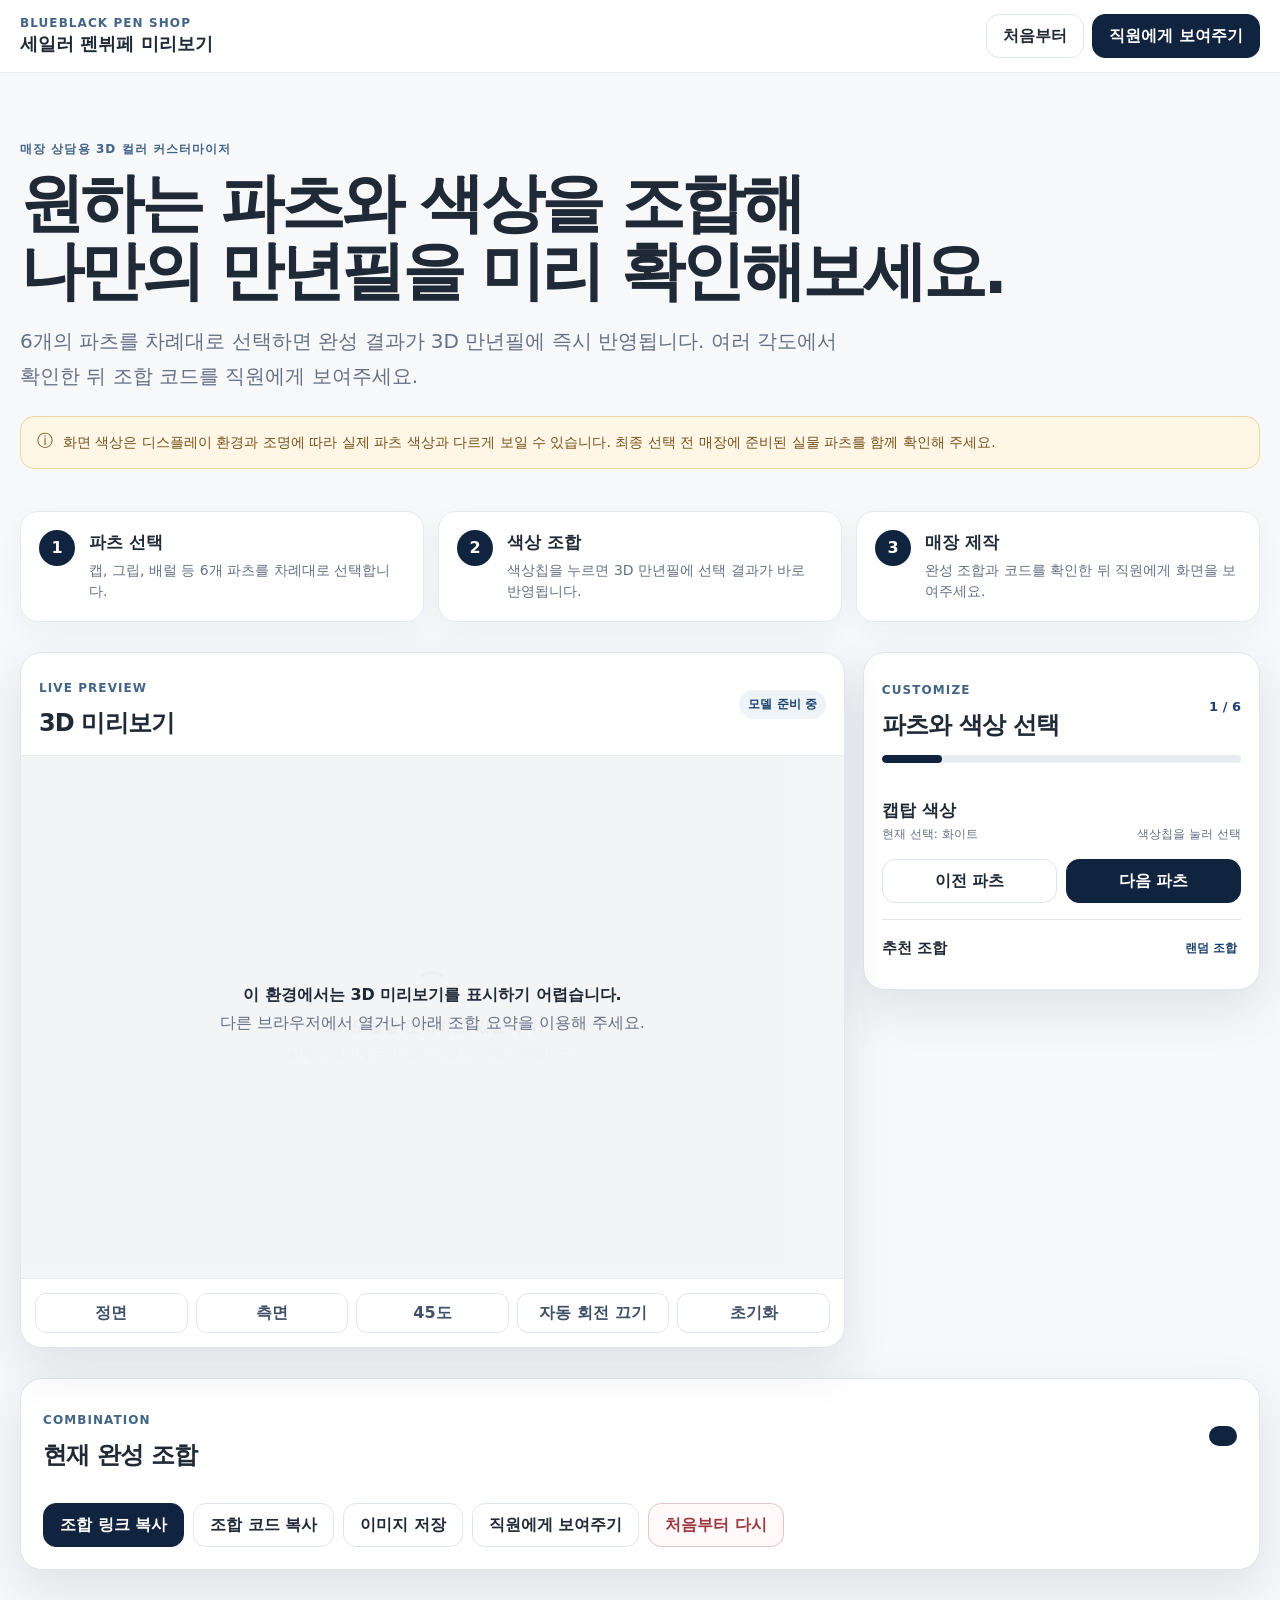
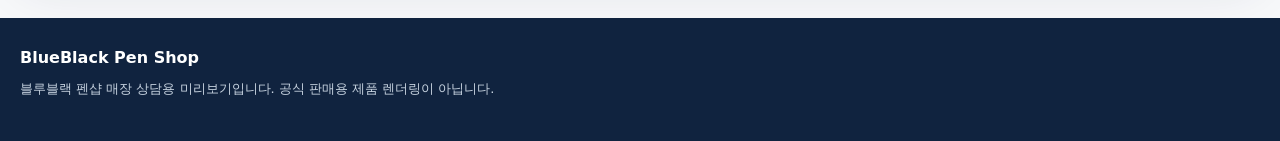
<file: pen-buffet-preview/index.html>
<!doctype html>
<html lang="ko">
<head>
  <meta charset="utf-8" />
  <meta name="viewport" content="width=device-width, initial-scale=1, viewport-fit=cover" />
  <meta name="theme-color" content="#10233f" />
  <meta name="description" content="블루블랙 펜샵 매장 상담용 세일러 펜뷔페 3D 색상 조합 미리보기" />
  <title>블루블랙 펜샵 세일러 펜뷔페 미리보기</title>
  <link rel="stylesheet" href="./style.css?v=20260620-v2" />
</head>
<body>
  <a class="skip-link" href="#customizer">커스터마이저로 바로가기</a>

  <header class="site-header">
    <div class="shell header-inner">
      <div class="brand-lockup" aria-label="BlueBlack Pen Shop">
        <span class="brand-en">BlueBlack Pen Shop</span>
        <strong>세일러 펜뷔페 미리보기</strong>
      </div>
      <div class="header-actions">
        <button class="button button-ghost header-reset" id="resetHeader" type="button">처음부터</button>
        <button class="button button-primary" id="staffHeader" type="button">직원에게 보여주기</button>
      </div>
    </div>
  </header>

  <main>
    <section class="hero shell" aria-labelledby="hero-title">
      <p class="eyebrow">매장 상담용 3D 컬러 커스터마이저</p>
      <h1 id="hero-title">원하는 파츠와 색상을 조합해<br />나만의 만년필을 미리 확인해보세요.</h1>
      <p class="hero-copy">6개의 파츠를 차례대로 선택하면 완성 결과가 3D 만년필에 즉시 반영됩니다. 여러 각도에서 확인한 뒤 조합 코드를 직원에게 보여주세요.</p>
      <div class="color-notice" role="note">
        <span aria-hidden="true">ⓘ</span>
        <p>화면 색상은 디스플레이 환경과 조명에 따라 실제 파츠 색상과 다르게 보일 수 있습니다. 최종 선택 전 매장에 준비된 실물 파츠를 함께 확인해 주세요.</p>
      </div>
    </section>

    <section class="guide shell" aria-label="펜뷔페 이용 방법">
      <article class="guide-card"><span>1</span><div><h2>파츠 선택</h2><p>캡, 그립, 배럴 등 6개 파츠를 차례대로 선택합니다.</p></div></article>
      <article class="guide-card"><span>2</span><div><h2>색상 조합</h2><p>색상칩을 누르면 3D 만년필에 선택 결과가 바로 반영됩니다.</p></div></article>
      <article class="guide-card"><span>3</span><div><h2>매장 제작</h2><p>완성 조합과 코드를 확인한 뒤 직원에게 화면을 보여주세요.</p></div></article>
    </section>

    <section class="customizer shell" id="customizer" aria-label="만년필 3D 커스터마이저">
      <article class="viewer-card">
        <div class="viewer-heading">
          <div><p class="section-kicker">LIVE PREVIEW</p><h2>3D 미리보기</h2></div>
          <div class="model-status" id="modelStatus" role="status">모델 준비 중</div>
        </div>
        <div class="viewer-stage" id="viewerStage">
          <div id="canvasHost" aria-label="3D 만년필 미리보기"></div>
          <div class="viewer-loading" id="viewerLoading" role="status">
            <span class="spinner" aria-hidden="true"></span>
            <strong>3D 모델을 준비하고 있습니다.</strong>
            <small>실제 모델이 없으면 임시 모델로 자동 전환됩니다.</small>
          </div>
          <div class="viewer-error" id="viewerError" hidden>
            <strong>이 환경에서는 3D 미리보기를 표시하기 어렵습니다.</strong>
            <p>다른 브라우저에서 열거나 아래 조합 요약을 이용해 주세요.</p>
          </div>
          <p class="viewer-hint">드래그하여 회전 · 두 손가락으로 확대/축소</p>
        </div>
        <div class="viewer-controls" aria-label="3D 보기 조작">
          <button type="button" data-view="front">정면</button>
          <button type="button" data-view="side">측면</button>
          <button type="button" data-view="angle">45도</button>
          <button type="button" id="toggleRotate" aria-pressed="true">자동 회전 끄기</button>
          <button type="button" data-view="reset">초기화</button>
        </div>
      </article>

      <aside class="selector-card" aria-label="파츠 및 색상 선택">
        <div class="selector-heading">
          <div><p class="section-kicker">CUSTOMIZE</p><h2>파츠와 색상 선택</h2></div>
          <strong id="progressText">1 / 6</strong>
        </div>
        <div class="progress-track" aria-hidden="true"><span id="progressBar"></span></div>

        <div class="part-tabs" id="partTabs" role="tablist" aria-label="색상을 변경할 파츠"></div>

        <div class="color-heading">
          <div><h3 id="colorHeading">캡탑 색상</h3><p id="selectedColorLabel">현재 선택: 화이트</p></div>
          <span>색상칩을 눌러 선택</span>
        </div>
        <div class="color-groups" id="colorGroups"></div>

        <div class="part-navigation">
          <button class="button button-ghost" id="previousPart" type="button">이전 파츠</button>
          <button class="button button-primary" id="nextPart" type="button">다음 파츠</button>
        </div>

        <section class="presets" aria-labelledby="preset-title">
          <div class="preset-heading"><h3 id="preset-title">추천 조합</h3><button class="text-button" id="randomPreset" type="button">랜덤 조합</button></div>
          <div class="preset-grid" id="presetGrid"></div>
        </section>
      </aside>
    </section>

    <section class="result shell" aria-labelledby="result-title">
      <div class="result-heading">
        <div><p class="section-kicker">COMBINATION</p><h2 id="result-title">현재 완성 조합</h2></div>
        <div class="combination-code" id="combinationCode"></div>
      </div>
      <div class="summary-grid" id="summaryGrid"></div>
      <div class="result-actions">
        <button class="button button-primary" id="copyLink" type="button">조합 링크 복사</button>
        <button class="button button-ghost" id="copyCode" type="button">조합 코드 복사</button>
        <button class="button button-ghost" id="saveImage" type="button">이미지 저장</button>
        <button class="button button-ghost" id="staffResult" type="button">직원에게 보여주기</button>
        <button class="button button-danger" id="resetResult" type="button">처음부터 다시</button>
      </div>
    </section>
  </main>

  <div class="mobile-action-bar" aria-label="빠른 작업">
    <button class="button button-ghost" id="mobileCopy" type="button">링크 복사</button>
    <button class="button button-primary" id="mobileStaff" type="button">직원 보기</button>
  </div>

  <footer class="site-footer">
    <div class="shell"><strong>BlueBlack Pen Shop</strong><p>블루블랙 펜샵 매장 상담용 미리보기입니다. 공식 판매용 제품 렌더링이 아닙니다.</p></div>
  </footer>

  <div class="toast" id="toast" role="status" aria-live="polite"></div>

  <section class="staff-view" id="staffView" aria-label="직원에게 보여주기 모드" hidden>
    <div class="staff-shell">
      <header class="staff-header">
        <div><p class="eyebrow">BlueBlack Pen Shop</p><h2>완성 조합 확인</h2></div>
        <button class="button button-ghost" id="closeStaff" type="button">커스터마이징으로 돌아가기</button>
      </header>
      <div class="staff-layout">
        <div class="staff-preview" id="staffPreview"><img id="staffPreviewImage" alt="완성된 만년필 3D 미리보기" /></div>
        <div class="staff-info"><div class="staff-code" id="staffCode"></div><div class="staff-list" id="staffList"></div></div>
      </div>
      <p class="staff-notice">화면과 실제 파츠의 색상은 다르게 보일 수 있으므로 매장 실물을 함께 확인해 주세요.</p>
    </div>
  </section>

  <script type="module" src="./app.js?v=20260620-v2"></script>
</body>
</html>
</file>
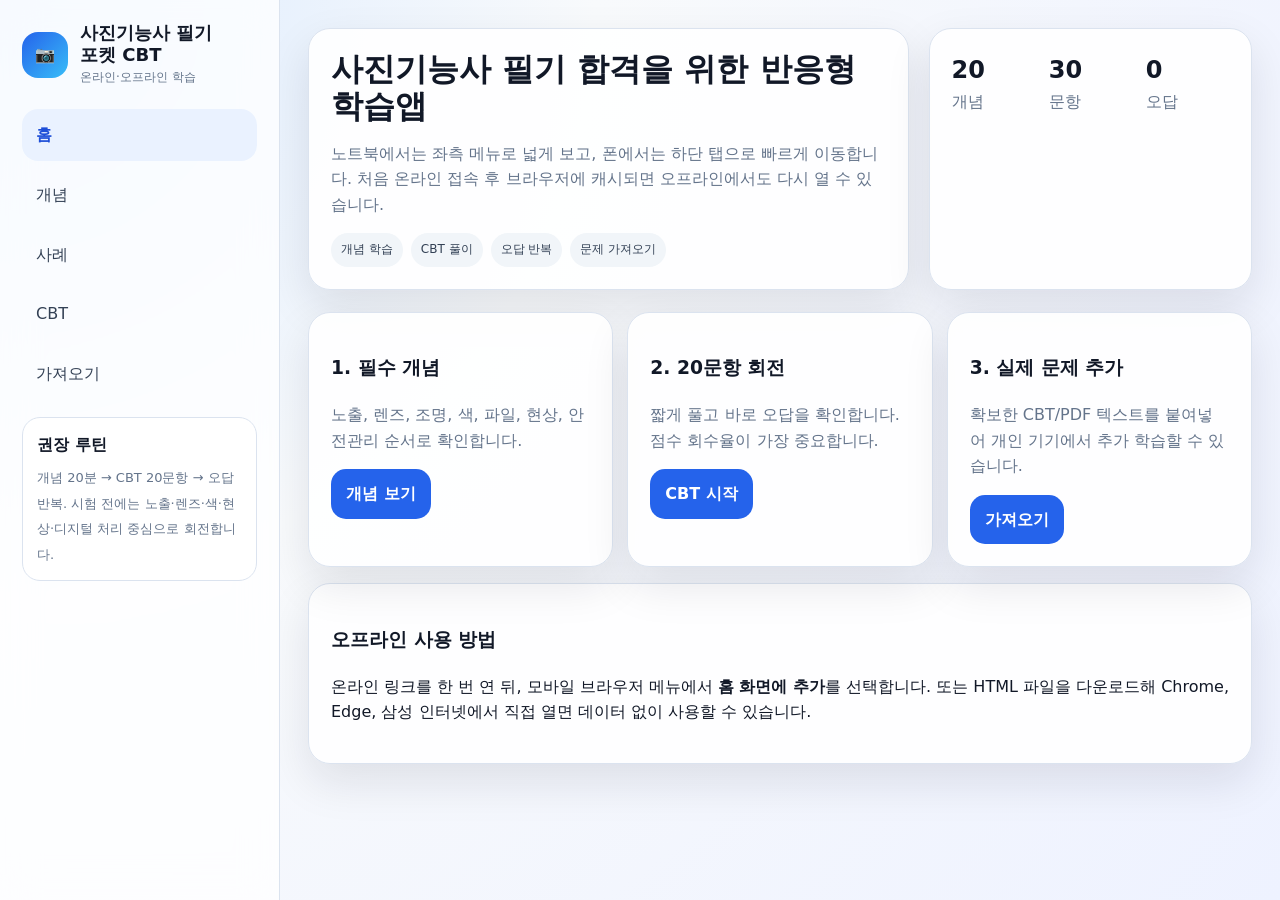
<file: photo-cbt-pocket/index.html>
<!doctype html>
<html lang="ko">
<head>
<meta charset="utf-8" />
<meta name="viewport" content="width=device-width, initial-scale=1, viewport-fit=cover" />
<meta name="theme-color" content="#2563eb" />
<link rel="manifest" href="manifest.webmanifest" />
<title>사진기능사 필기 포켓 CBT</title>
<style>
:root{--bg:#eef2f7;--card:#fff;--text:#111827;--muted:#64748b;--line:#dbe3ef;--brand:#2563eb;--brand2:#0f172a;--ok:#16a34a;--bad:#dc2626;--warn:#f97316;--soft:#eff6ff;--shadow:0 18px 45px rgba(15,23,42,.10);--r:22px}*{box-sizing:border-box}html{scroll-behavior:smooth}body{margin:0;background:radial-gradient(circle at top left,#dbeafe 0,#f8fafc 38%,#eef2ff 100%);color:var(--text);font-family:system-ui,-apple-system,BlinkMacSystemFont,"Segoe UI",sans-serif;line-height:1.6}button,input,select,textarea{font:inherit}.app{min-height:100vh;display:grid;grid-template-columns:280px 1fr}.side{position:sticky;top:0;height:100vh;padding:22px;background:rgba(255,255,255,.76);backdrop-filter:blur(18px);border-right:1px solid var(--line);overflow:auto}.brand{display:flex;gap:12px;align-items:center;margin-bottom:22px}.logo{width:46px;height:46px;border-radius:16px;background:linear-gradient(135deg,#2563eb,#38bdf8);display:grid;place-items:center;color:#fff;font-weight:900}.brand h1{font-size:18px;line-height:1.2;margin:0}.brand p{margin:3px 0 0;color:var(--muted);font-size:12px}.nav{display:grid;gap:8px}.nav button{border:0;background:transparent;text-align:left;padding:13px 14px;border-radius:16px;cursor:pointer;color:#334155}.nav button.active,.nav button:hover{background:#eaf2ff;color:#1d4ed8;font-weight:800}.side .mini{margin-top:18px;padding:14px;border:1px solid var(--line);border-radius:18px;background:#fff}.mini b{display:block;margin-bottom:6px}.mini span{color:var(--muted);font-size:13px}.main{padding:28px;max-width:1220px;width:100%;margin:0 auto}.hero{display:grid;grid-template-columns:1.3fr .7fr;gap:20px;margin-bottom:22px}.card{background:rgba(255,255,255,.92);border:1px solid var(--line);border-radius:var(--r);box-shadow:var(--shadow);padding:22px}.hero h2{font-size:32px;line-height:1.15;margin:0 0 12px}.muted{color:var(--muted)}.pills{display:flex;flex-wrap:wrap;gap:8px;margin-top:14px}.pill{font-size:12px;padding:7px 10px;border-radius:999px;background:#f1f5f9;color:#334155}.grid{display:grid;grid-template-columns:repeat(3,1fr);gap:14px}.stat b{font-size:24px}.view{display:none}.view.active{display:block}.toolbar{display:flex;gap:10px;flex-wrap:wrap;margin-bottom:14px}.toolbar input,.toolbar select{border:1px solid var(--line);border-radius:14px;padding:12px;background:#fff}.toolbar input{min-width:240px;flex:1}.conceptWrap{display:grid;grid-template-columns:340px 1fr;gap:16px}.list{display:grid;gap:10px;max-height:70vh;overflow:auto;padding-right:4px}.item{border:1px solid var(--line);background:#fff;border-radius:18px;padding:14px;cursor:pointer}.item.active,.item:hover{border-color:#93c5fd;background:#eff6ff}.item b{display:block}.item small{color:var(--muted)}.detail h3{margin-top:0;font-size:25px}.box{border-radius:18px;padding:15px;margin:12px 0}.key{background:#eff6ff;border:1px solid #bfdbfe}.trap{background:#fff7ed;border:1px solid #fed7aa}.case{background:#f0fdf4;border:1px solid #bbf7d0}.quizLayout{display:grid;grid-template-columns:310px 1fr;gap:16px}.controls label{display:block;margin:12px 0 5px;font-weight:800}.btn{border:0;border-radius:15px;padding:12px 15px;background:var(--brand);color:white;font-weight:800;cursor:pointer}.btn.secondary{background:#0f172a}.btn.ghost{background:#f1f5f9;color:#111827}.btn.warn{background:var(--warn)}.btn:disabled{opacity:.45;cursor:not-allowed}.qTop{display:flex;justify-content:space-between;gap:12px;align-items:center}.bar{height:10px;background:#e2e8f0;border-radius:999px;overflow:hidden;margin:14px 0}.bar i{display:block;height:100%;width:0;background:linear-gradient(90deg,#2563eb,#38bdf8)}.question{font-size:22px;font-weight:900;margin:12px 0}.opts{display:grid;gap:10px}.opt{border:1px solid var(--line);background:#fff;border-radius:16px;padding:14px;text-align:left;cursor:pointer}.opt:hover{border-color:#93c5fd}.opt.sel{border-color:#2563eb;background:#eff6ff}.opt.ok{border-color:#16a34a;background:#ecfdf5}.opt.bad{border-color:#dc2626;background:#fef2f2}.explain{display:none;margin-top:14px}.explain.show{display:block}.rows{display:grid;gap:12px}.textarea{width:100%;min-height:180px;border:1px solid var(--line);border-radius:18px;padding:14px}.bottomNav{display:none}.small{font-size:13px}.notice{padding:14px;border:1px dashed #93c5fd;background:#eff6ff;border-radius:18px;margin-top:14px}@media(max-width:860px){.app{display:block;padding-bottom:76px}.side{display:none}.main{padding:16px}.hero{grid-template-columns:1fr}.hero h2{font-size:26px}.grid{grid-template-columns:1fr}.conceptWrap,.quizLayout{grid-template-columns:1fr}.list{max-height:none}.bottomNav{position:fixed;left:0;right:0;bottom:0;z-index:20;display:grid;grid-template-columns:repeat(5,1fr);background:rgba(255,255,255,.96);border-top:1px solid var(--line);padding:8px 8px max(8px,env(safe-area-inset-bottom));backdrop-filter:blur(14px)}.bottomNav button{border:0;background:transparent;border-radius:14px;padding:8px 4px;font-size:12px;color:#475569}.bottomNav button.active{background:#eff6ff;color:#1d4ed8;font-weight:900}.qTop{display:block}}
</style>
</head>
<body>
<div class="app">
<aside class="side"><div class="brand"><div class="logo">📷</div><div><h1>사진기능사 필기<br>포켓 CBT</h1><p>온라인·오프라인 학습</p></div></div><nav class="nav" id="nav"></nav><div class="mini"><b>권장 루틴</b><span>개념 20분 → CBT 20문항 → 오답 반복. 시험 전에는 노출·렌즈·색·현상·디지털 처리 중심으로 회전합니다.</span></div></aside>
<main class="main">
<section class="hero"><div class="card"><h2>사진기능사 필기 합격을 위한 반응형 학습앱</h2><p class="muted">노트북에서는 좌측 메뉴로 넓게 보고, 폰에서는 하단 탭으로 빠르게 이동합니다. 처음 온라인 접속 후 브라우저에 캐시되면 오프라인에서도 다시 열 수 있습니다.</p><div class="pills"><span class="pill">개념 학습</span><span class="pill">CBT 풀이</span><span class="pill">오답 반복</span><span class="pill">문제 가져오기</span></div></div><div class="card grid"><div class="stat"><b id="conceptCount">0</b><br><span class="muted">개념</span></div><div class="stat"><b id="questionCount">0</b><br><span class="muted">문항</span></div><div class="stat"><b id="wrongCount">0</b><br><span class="muted">오답</span></div></div></section>
<section id="home" class="view active"><div class="grid"><div class="card"><h3>1. 필수 개념</h3><p class="muted">노출, 렌즈, 조명, 색, 파일, 현상, 안전관리 순서로 확인합니다.</p><button class="btn" onclick="go('concepts')">개념 보기</button></div><div class="card"><h3>2. 20문항 회전</h3><p class="muted">짧게 풀고 바로 오답을 확인합니다. 점수 회수율이 가장 중요합니다.</p><button class="btn" onclick="go('quiz')">CBT 시작</button></div><div class="card"><h3>3. 실제 문제 추가</h3><p class="muted">확보한 CBT/PDF 텍스트를 붙여넣어 개인 기기에서 추가 학습할 수 있습니다.</p><button class="btn" onclick="go('import')">가져오기</button></div></div><div class="card" style="margin-top:16px"><h3>오프라인 사용 방법</h3><p>온라인 링크를 한 번 연 뒤, 모바일 브라우저 메뉴에서 <b>홈 화면에 추가</b>를 선택합니다. 또는 HTML 파일을 다운로드해 Chrome, Edge, 삼성 인터넷에서 직접 열면 데이터 없이 사용할 수 있습니다.</p></div></section>
<section id="concepts" class="view"><div class="toolbar"><input id="search" placeholder="검색: 노출, 렌즈, RAW, 색온도, 현상..." oninput="renderConcepts()"><select id="cat" onchange="renderConcepts()"><option value="all">전체</option></select></div><div class="conceptWrap"><div class="list" id="conceptList"></div><article class="card detail" id="conceptDetail"></article></div></section>
<section id="cases" class="view"><div class="rows" id="caseList"></div></section>
<section id="quiz" class="view"><div class="quizLayout"><div class="card controls"><h3>CBT 설정</h3><label>문항 수</label><select id="count"><option>10</option><option selected>20</option><option>40</option><option>60</option></select><label>범위</label><select id="scope"><option value="all">전체</option><option value="wrong">오답만</option><option value="user">가져온 문제만</option></select><label>모드</label><select id="mode"><option value="study">학습 모드</option><option value="exam">실전 모드</option></select><div style="display:grid;gap:8px;margin-top:16px"><button class="btn" onclick="startQuiz()">시작</button><button class="btn ghost" onclick="reviewWrong()">오답만 보기</button><button class="btn warn" onclick="clearWrong()">오답 초기화</button></div><p class="small muted">실전 모드는 마지막에 한 번에 채점합니다. 학습 모드는 선택 즉시 정답과 해설을 표시합니다.</p></div><div class="card" id="quizBox"><h3>CBT 대기</h3><p class="muted">설정을 선택하고 시작을 누르세요.</p></div></div></section>
<section id="import" class="view"><div class="card"><h3>문제 가져오기</h3><p class="muted">형식: 문제|보기1|보기2|보기3|보기4|정답번호|해설|과목</p><textarea id="importText" class="textarea" placeholder="조리개 F값이 낮아지면?|빛 감소|피사계 심도 증가|빛 증가와 배경흐림 증가|색온도 증가|3|F값이 낮으면 조리개가 더 열립니다.|촬영"></textarea><div class="toolbar"><button class="btn" onclick="importQuestions()">가져오기</button><button class="btn ghost" onclick="clearUser()">가져온 문제 초기화</button></div><div class="notice small">저장된 문제는 현재 브라우저의 localStorage에만 보관됩니다.</div></div></section>
</main></div><nav class="bottomNav" id="bottomNav"></nav>
<script>
const VIEWS=[['home','홈'],['concepts','개념'],['cases','사례'],['quiz','CBT'],['import','가져오기']];
const CONCEPTS=[
{c:'시험전략',t:'필기 구조와 합격 기준',k:'60문항, 60분, 60점 이상. 최소 36문항 이상 정답을 목표로 한다.',b:'사진기능사 필기는 촬영 이론, 이미지 처리, 조명, 재료·현상, 안전관리까지 폭넓게 묻는다. 막판에는 모든 내용을 깊게 파기보다 반복 출제 영역을 안정적으로 맞히는 전략이 효율적이다.',trap:'고난도 문제에 오래 묶이면 쉬운 계산·개념 문제를 놓칠 수 있다.',ex:'20문항 단위로 풀고 틀린 문제만 다시 보는 방식이 회전율이 높다.'},
{c:'노출',t:'노출 삼각형',k:'조리개, 셔터속도, ISO가 노출을 결정한다.',b:'조리개는 빛의 통로 크기, 셔터속도는 빛을 받는 시간, ISO는 센서 감도다. 세 요소는 서로 보완 관계이며 한 요소를 바꾸면 다른 요소로 보정할 수 있다.',trap:'ISO는 빛의 양을 늘리는 장치가 아니라 신호 증폭에 가깝다.',ex:'실내에서 셔터속도를 확보하려고 ISO를 올리면 흔들림은 줄지만 노이즈가 증가할 수 있다.'},
{c:'노출',t:'조리개와 피사계 심도',k:'F값이 낮을수록 밝고 배경흐림이 커진다.',b:'F1.8처럼 낮은 F값은 조리개가 많이 열려 빛을 많이 받아들이며 피사계 심도가 얕아진다. F11처럼 높은 F값은 빛이 적게 들어오고 더 넓은 범위가 선명해진다.',trap:'F값 숫자가 작을수록 조리개 구멍은 크다.',ex:'인물 촬영은 낮은 F값, 제품 기록은 필요한 부분 전체가 선명하도록 높은 F값을 쓰는 경우가 많다.'},
{c:'노출',t:'셔터속도와 움직임 표현',k:'빠른 셔터는 정지, 느린 셔터는 흐림을 만든다.',b:'1/1000초는 빠른 움직임을 정지시키고, 1/15초는 움직임 궤적이나 흔들림을 표현할 수 있다. 손떨림 방지를 위해 렌즈 초점거리와 촬영 자세도 고려해야 한다.',trap:'느린 셔터가 항상 나쁜 것은 아니다. 표현 목적에 따라 선택한다.',ex:'폭포를 부드럽게 표현할 때는 느린 셔터와 삼각대를 사용한다.'},
{c:'노출',t:'ISO와 노이즈',k:'ISO가 높을수록 밝아지지만 노이즈와 색 손상이 증가할 수 있다.',b:'ISO는 어두운 환경에서 셔터속도를 확보하는 데 유용하다. 다만 너무 높으면 입자감, 색 번짐, 디테일 손실이 발생할 수 있다.',trap:'ISO를 무조건 낮게만 두면 흔들린 사진이 될 수 있다.',ex:'최신 카메라는 AI 노이즈 감소가 발전했지만 시험에서는 ISO 상승과 노이즈 증가 관계가 기본이다.'},
{c:'렌즈',t:'초점거리와 화각',k:'광각은 넓고 왜곡이 크며, 망원은 좁고 압축감이 크다.',b:'초점거리가 짧으면 넓은 장면을 담고 원근감이 강조된다. 초점거리가 길면 멀리 있는 대상을 크게 담고 배경 압축감이 커진다.',trap:'망원렌즈가 배경흐림을 항상 보장하는 것은 아니며 조리개, 거리, 센서 크기도 함께 작용한다.',ex:'건축 촬영은 왜곡 관리를 위해 수평·수직을 신경 쓴다.'},
{c:'렌즈',t:'초점과 AF',k:'AF-S는 정지 피사체, AF-C는 움직이는 피사체 추적에 적합하다.',b:'정지된 제품이나 풍경은 단일 AF로 충분한 경우가 많고, 스포츠나 인물 움직임은 연속 AF가 유리하다. 초점 영역 선택도 결과에 영향을 준다.',trap:'초점이 맞아도 셔터속도가 느리면 흔들림으로 흐릿해질 수 있다.',ex:'최신 미러리스는 얼굴·눈 추적 AF를 제공하지만, 역광이나 가림 상황에서는 수동 보정이 필요하다.'},
{c:'측광',t:'측광과 히스토그램',k:'측광은 밝기를 재는 방식, 히스토그램은 밝기 분포를 보여준다.',b:'평가측광, 중앙중점, 스팟측광은 장면을 해석하는 방식이 다르다. 히스토그램이 왼쪽에 몰리면 어둡고 오른쪽에 몰리면 밝은 경향이 있다.',trap:'LCD 화면 밝기만 보고 노출을 판단하면 실수할 수 있다.',ex:'눈밭이나 검은 배경에서는 카메라 자동노출이 실제보다 틀어질 수 있어 보정이 필요하다.'},
{c:'색',t:'화이트밸런스와 색온도',k:'낮은 K는 따뜻한 색, 높은 K는 차가운 색 경향이다.',b:'화이트밸런스는 광원의 색을 보정해 흰색을 흰색답게 표현하는 기능이다. 태양광, 흐림, 백열등, 형광등 등 광원마다 색온도가 다르다.',trap:'색온도 값이 높다고 사진이 따뜻해지는 것이 아니라 일반적으로 푸른 계열이 강해진다.',ex:'실내 조명 아래 제품 색을 정확히 보여주려면 화이트밸런스와 색공간 관리가 중요하다.'},
{c:'색',t:'색공간과 출력',k:'웹은 sRGB, 넓은 색역 작업은 Adobe RGB나 Display P3를 고려한다.',b:'색공간은 표현 가능한 색의 범위를 뜻한다. 웹과 일반 제출물은 sRGB가 호환성이 좋고, 인쇄나 전문 작업에서는 더 넓은 색역을 사용할 수 있다.',trap:'넓은 색공간이 항상 좋은 것은 아니다. 관리되지 않으면 색이 틀어져 보일 수 있다.',ex:'모니터, 브라우저, 프린터의 색관리 상태에 따라 같은 파일도 다르게 보일 수 있다.'},
{c:'조명',t:'빛의 방향과 성질',k:'정면광은 평면적, 측면광은 입체감, 역광은 윤곽과 실루엣을 만든다.',b:'빛은 방향, 세기, 색, 확산 정도에 따라 사진 분위기를 결정한다. 부드러운 빛은 그림자 경계가 완만하고, 딱딱한 빛은 경계가 선명하다.',trap:'역광은 무조건 실패가 아니다. 노출 보정이나 보조광을 사용하면 표현이 된다.',ex:'제품 촬영에서는 반사와 그림자 제어가 품질을 좌우한다.'},
{c:'조명',t:'플래시 가이드넘버',k:'GN = 거리 × 조리개값. 조리개값 = GN ÷ 거리.',b:'가이드넘버는 플래시 광량을 계산하는 기본 지표다. ISO 조건에 따라 달라질 수 있으며 거리가 멀어질수록 필요한 광량이 커진다.',trap:'거리 단위와 ISO 조건을 확인하지 않으면 계산을 틀릴 수 있다.',ex:'GN 40 플래시에서 5m 피사체를 촬영하면 기준 조리개는 F8이다.'},
{c:'디지털',t:'RAW, JPEG, HEIF',k:'RAW는 보정 폭이 크고, JPEG는 호환성이 좋고, HEIF는 효율적 압축이 장점이다.',b:'RAW는 센서 데이터를 많이 보존해 노출·색 보정에 유리하지만 용량이 크다. JPEG는 압축되어 바로 공유하기 쉽다. HEIF는 파일 효율이 좋지만 호환성을 확인해야 한다.',trap:'RAW는 완성 이미지가 아니라 후처리용 데이터에 가깝다.',ex:'중요 촬영은 RAW+JPEG 동시 저장을 사용하면 납품과 보정 모두 대응하기 좋다.'},
{c:'디지털',t:'해상도, 비트심도, 압축',k:'해상도는 픽셀 수, 비트심도는 계조 표현, 압축은 용량과 품질에 영향을 준다.',b:'해상도가 높으면 큰 출력에 유리하지만 파일이 커진다. 비트심도가 높으면 색과 밝기 단계가 풍부해 보정에 유리하다. 손실 압축은 반복 저장 시 품질 저하가 생길 수 있다.',trap:'해상도만 높다고 좋은 사진이 되는 것은 아니다.',ex:'보정 작업은 16bit TIFF나 RAW가 유리하고, 웹 업로드는 JPEG/sRGB가 실무적으로 많이 쓰인다.'},
{c:'디지털',t:'센서와 동적범위',k:'동적범위가 넓을수록 밝은 곳과 어두운 곳의 정보를 더 많이 담는다.',b:'센서는 빛을 전기 신호로 변환한다. 동적범위는 하이라이트와 섀도 정보 보존 능력이며, 노이즈는 어두운 영역에서 더 두드러질 수 있다.',trap:'후보정으로 모든 하이라이트를 복구할 수 있는 것은 아니다.',ex:'역광 인물은 하이라이트가 날아가지 않도록 노출을 관리하고 필요하면 보조광을 사용한다.'},
{c:'필름·현상',t:'필름 감도와 입자',k:'감도가 높을수록 어두운 곳에 유리하지만 입자가 거칠 수 있다.',b:'필름 감도는 ASA/ISO로 표시한다. 고감도 필름은 빛이 적은 상황에 유리하지만 입상성이 커질 수 있다.',trap:'디지털 ISO와 필름 감도는 시험에서 함께 비교될 수 있다.',ex:'흑백 고감도 필름은 거친 입자를 표현 의도로 활용하기도 한다.'},
{c:'필름·현상',t:'현상 순서',k:'현상 → 정지 → 정착 → 수세 → 건조.',b:'현상은 잠상을 눈에 보이는 상으로 만들고, 정지는 현상 작용을 멈춘다. 정착은 미노광 은염을 제거해 더 이상 빛에 반응하지 않게 한다.',trap:'정지와 정착의 역할을 혼동하지 않는다.',ex:'암실 실무를 직접 하지 않아도 순서와 기능은 필기에서 중요하다.'},
{c:'사진사',t:'사진술의 초기 역사',k:'니엡스, 다게르, 탈보트 등 초기 사진술 인물을 구분한다.',b:'헬리오그래피, 다게레오타입, 칼로타입 등은 사진사에서 반복적으로 등장하는 키워드다. 발명자와 방식의 특징을 짝지어 외우면 효율적이다.',trap:'방식 이름과 인물 이름을 섞는 문제가 출제될 수 있다.',ex:'다게레오타입은 선명하지만 복제가 어려운 단일 양화 방식으로 설명된다.'},
{c:'안전관리',t:'촬영장 안전',k:'전기, 케이블, 조명 열, 배터리, 동선을 관리한다.',b:'촬영 현장에서는 넘어짐, 화상, 감전, 배터리 손상, 장비 낙하를 예방해야 한다. 조명 스탠드는 모래주머니로 고정하고 케이블은 동선 밖으로 정리한다.',trap:'장비 성능만 묻는 것이 아니라 안전 절차도 시험 범위다.',ex:'LED 조명도 장시간 사용 시 열과 전원 관리를 확인한다.'},
{c:'최신사례',t:'전자셔터와 LED 밴딩',k:'전자셔터는 무소음 장점이 있지만 왜곡·밴딩이 생길 수 있다.',b:'미러리스 카메라의 전자셔터는 조용한 촬영에 유리하다. 그러나 빠른 움직임이나 플리커가 있는 LED 조명에서는 롤링셔터 왜곡이나 밴딩이 발생할 수 있다.',trap:'전자셔터가 모든 상황에서 기계식 셔터보다 우수한 것은 아니다.',ex:'공연장에서는 무소음이 필요해도 밴딩이 보이면 기계식 셔터나 플리커 감소 설정을 검토한다.'}
];
const BASE_Q=[
['사진기능사 필기 합격 기준으로 가장 적절한 것은?',['60문항 중 36문항 이상 정답 목표','실기만 통과하면 필기 면제','주관식 100문항','촬영 경력 제출'],0,'객관식 필기는 60점 이상을 목표로 한다.'],
['조리개 F값이 낮아질 때의 설명으로 옳은 것은?',['빛이 더 적게 들어온다','빛이 많이 들어오고 피사계 심도가 얕아진다','색온도만 변한다','초점거리가 길어진다'],1,'F값이 낮으면 조리개가 더 열리고 배경흐림이 커진다.'],
['셔터속도 1/1000초의 주된 효과는?',['움직임 정지','움직임 흐림 증가','화이트밸런스 변경','해상도 감소'],0,'빠른 셔터는 움직임을 정지시키는 데 유리하다.'],
['ISO를 높이면 일반적으로 무엇이 증가하는가?',['노이즈','초점거리','조리개 날 수','색공간'],0,'ISO 상승은 밝기 확보에 유리하지만 노이즈가 증가할 수 있다.'],
['광각렌즈의 특징으로 옳은 것은?',['화각이 넓고 원근감이 강조된다','항상 배경이 압축된다','초점거리가 길다','피사체가 항상 크게 보인다'],0,'광각은 넓은 장면과 강한 원근감이 특징이다.'],
['AF-C가 적합한 상황은?',['움직이는 피사체 추적','완전히 정지된 문서 복사만','색온도 측정','파일 압축'],0,'AF-C는 연속 AF로 움직임 추적에 적합하다.'],
['히스토그램이 주로 보여주는 정보는?',['밝기 분포','렌즈 제조사','배터리 수명','파일 이름'],0,'히스토그램은 이미지의 밝기 분포를 보여준다.'],
['화이트밸런스의 목적은?',['광원의 색 편차 보정','셔터막 교체','메모리카드 포맷','렌즈 초점거리 변경'],0,'화이트밸런스는 흰색을 기준으로 색을 보정한다.'],
['색온도 K값이 높을수록 일반적으로 어떤 느낌이 강한가?',['푸른 느낌','붉은 느낌','무조건 흑백','노출 부족'],0,'높은 색온도는 푸른 계열 느낌과 연결된다.'],
['웹용 이미지에서 호환성이 좋은 색공간은?',['sRGB','CMYK만 사용','Lab만 사용','색공간 없음'],0,'웹과 일반 기기 호환성은 sRGB가 가장 안정적이다.'],
['측면광의 특징은?',['입체감과 질감이 강조된다','그림자가 완전히 사라진다','색온도가 0이 된다','파일 용량이 줄어든다'],0,'측면광은 명암 차이로 입체감을 만든다.'],
['가이드넘버 GN 40, 거리 5m일 때 기준 조리개는?',['F2','F4','F8','F16'],2,'조리개값=GN÷거리=40÷5=8이다.'],
['RAW 파일의 장점은?',['보정 폭이 크다','항상 용량이 가장 작다','브라우저 호환성이 가장 좋다','압축 손실이 가장 크다'],0,'RAW는 센서 정보를 많이 보존해 보정에 유리하다.'],
['JPEG 파일의 일반적 특징은?',['손실 압축과 높은 호환성','무압축 원본 센서 데이터','현상액 이름','렌즈 종류'],0,'JPEG는 호환성이 좋지만 손실 압축이다.'],
['비트심도가 높을수록 유리한 점은?',['계조 표현이 풍부하다','렌즈가 밝아진다','셔터속도가 빨라진다','배터리가 충전된다'],0,'비트심도는 색과 밝기 단계 표현과 관련된다.'],
['동적범위가 넓은 센서의 장점은?',['밝은 곳과 어두운 곳 정보를 더 많이 담는다','무조건 노이즈가 0이다','초점이 자동으로 고정된다','파일명이 짧아진다'],0,'동적범위는 하이라이트와 섀도 보존 능력이다.'],
['필름 감도가 높을 때 나타날 수 있는 특징은?',['입자가 거칠 수 있다','항상 색온도가 낮아진다','현상이 필요 없다','셔터가 사라진다'],0,'고감도 필름은 어두운 곳에 유리하지만 입자가 커질 수 있다.'],
['흑백 필름 현상 순서로 적절한 것은?',['현상-정지-정착-수세-건조','정착-현상-건조-정지','수세-건조-현상','촬영-삭제-압축'],0,'기본 순서는 현상, 정지, 정착, 수세, 건조다.'],
['정착의 역할은?',['미노광 은염을 제거해 안정화한다','색온도를 높인다','렌즈 왜곡을 만든다','AF를 빠르게 한다'],0,'정착은 더 이상 빛에 반응하지 않게 안정화한다.'],
['다게레오타입의 일반적 설명은?',['복제가 어려운 단일 양화 방식','디지털 RAW 파일','현대 동영상 코덱','컬러 네거티브 필름층'],0,'다게레오타입은 초기 사진술 방식이다.'],
['전자셔터 사용 시 주의점은?',['LED 밴딩이나 롤링셔터 왜곡','필름 현상 불가','조리개 삭제','색공간 고정'],0,'전자셔터는 무소음 장점이 있지만 특정 상황에서 왜곡과 밴딩이 생길 수 있다.'],
['촬영장 안전관리로 적절한 것은?',['케이블과 조명 스탠드 고정','배터리 손상 방치','젖은 손으로 전원 조작','통로에 삼각대 방치'],0,'전원과 동선 관리는 기본 안전 항목이다.'],
['역광 상황에서 피사체가 어두울 때 대처로 적절한 것은?',['노출 보정이나 보조광 사용','무조건 ISO 50 고정','렌즈캡 장착','메모리카드 삭제'],0,'역광은 노출 보정, 반사판, 플래시 등으로 보완할 수 있다.'],
['피사계 심도에 영향을 주는 요소가 아닌 것은?',['조리개','초점거리','촬영거리','파일 이름'],3,'파일 이름은 피사계 심도에 영향을 주지 않는다.'],
['손떨림 방지에 직접 도움이 되는 것은?',['빠른 셔터속도와 안정된 자세','색공간 변경','파일명 변경','정착액 교체'],0,'셔터속도와 자세는 흔들림 방지에 중요하다.'],
['제품 촬영에서 중요한 관리 요소는?',['반사, 하이라이트, 색 정확도','팔로워 수','브라우저 캐시','파일 경로만'],0,'제품은 형태와 색, 반사 제어가 중요하다.'],
['AI 노이즈 감소에 대한 설명으로 적절한 것은?',['노이즈를 줄일 수 있지만 디테일 손실을 확인해야 한다','노출 이론을 완전히 대체한다','렌즈 초점거리를 바꾼다','현상 순서를 없앤다'],0,'최신 기능도 기본 원리와 품질 확인이 필요하다.'],
['Display P3 같은 넓은 색역 사용 시 주의점은?',['출력·표시장치의 색관리 확인','무조건 모든 웹에서 동일 표시','셔터속도 자동 증가','ISO 고정'],0,'넓은 색역은 관리 환경이 맞아야 정확히 보인다.'],
['스팟측광이 유용한 경우는?',['특정 작은 영역의 밝기를 기준으로 할 때','전체 파일 압축률 계산','렌즈 무게 측정','현상액 온도 고정'],0,'스팟측광은 좁은 영역을 기준으로 노출을 잡는다.'],
['흐린 날 화이트밸런스 설정의 목적은?',['차가워 보이는 색을 보정','노이즈 제거 전용','초점거리 증가','셔터막 청소'],0,'흐린 날은 색이 차갑게 보일 수 있어 WB 보정이 쓰인다.']
];
let selected=0,quiz=[],idx=0,ans=[];
const $=s=>document.querySelector(s);const $$=s=>Array.from(document.querySelectorAll(s));
const getWrong=()=>JSON.parse(localStorage.getItem('photoWrong')||'[]');const setWrong=v=>{localStorage.setItem('photoWrong',JSON.stringify(v));updateCounts()};
const getUser=()=>JSON.parse(localStorage.getItem('photoUserQ')||'[]');const setUser=v=>{localStorage.setItem('photoUserQ',JSON.stringify(v));updateCounts()};
function init(){document.querySelectorAll('#nav,#bottomNav').forEach(n=>n.innerHTML=VIEWS.map(v=>`<button data-v="${v[0]}" onclick="go('${v[0]}')">${v[1]}</button>`).join(''));const cats=['all',...new Set(CONCEPTS.map(x=>x.c))];$('#cat').innerHTML=cats.map(c=>`<option value="${c}">${c==='all'?'전체':c}</option>`).join('');renderConcepts();renderCases();updateCounts();go('home')}
function go(id){$$('.view').forEach(v=>v.classList.toggle('active',v.id===id));$$('[data-v]').forEach(b=>b.classList.toggle('active',b.dataset.v===id));window.scrollTo(0,0)}
function updateCounts(){$('#conceptCount').textContent=CONCEPTS.length;$('#questionCount').textContent=BASE_Q.length+getUser().length;$('#wrongCount').textContent=getWrong().length}
function renderConcepts(){const q=($('#search').value||'').toLowerCase(),cat=$('#cat').value;const arr=CONCEPTS.filter(x=>(cat==='all'||x.c===cat)&&(x.t+x.c+x.k+x.b).toLowerCase().includes(q));$('#conceptList').innerHTML=arr.map((x,i)=>`<div class="item ${CONCEPTS.indexOf(x)===selected?'active':''}" onclick="selected=${CONCEPTS.indexOf(x)};renderConcepts()"><b>${x.t}</b><small>${x.c} · ${x.k}</small></div>`).join('')||'<div class="item">검색 결과가 없습니다.</div>';renderDetail(CONCEPTS[selected]||arr[0]||CONCEPTS[0])}
function renderDetail(x){$('#conceptDetail').innerHTML=`<h3>${x.t}</h3><p class="muted">${x.c}</p><p>${x.b}</p><div class="box key"><b>핵심</b><br>${x.k}</div><div class="box trap"><b>주의</b><br>${x.trap}</div><div class="box case"><b>실무 사례</b><br>${x.ex}</div>`}
function renderCases(){const arr=CONCEPTS.filter(x=>['최신사례','디지털','색','안전관리'].includes(x.c));$('#caseList').innerHTML=arr.map(x=>`<div class="card"><h3>${x.t}</h3><p>${x.b}</p><div class="box key"><b>시험 연결</b><br>${x.k}</div></div>`).join('')}
function allQ(){return BASE_Q.map((x,i)=>({id:'b'+i,q:x[0],o:x[1],a:x[2],e:x[3],s:'내장'})).concat(getUser())}
function shuffle(a){return [...a].sort(()=>Math.random()-.5)}
function startQuiz(){let pool=allQ();if($('#scope').value==='wrong'){const w=getWrong();pool=pool.filter(q=>w.includes(q.id))}if($('#scope').value==='user')pool=getUser();if(!pool.length){alert('선택한 범위에 문제가 없습니다.');return}quiz=shuffle(pool).slice(0,Math.min(+$('select#count').value,pool.length));idx=0;ans=Array(quiz.length).fill(null);renderQ()}
function renderQ(){const q=quiz[idx],study=$('#mode').value==='study';$('#quizBox').innerHTML=`<div class="qTop"><b>${idx+1} / ${quiz.length}</b><span class="pill">${q.s||'학습문항'}</span></div><div class="bar"><i style="width:${((idx+1)/quiz.length)*100}%"></i></div><div class="question">${q.q}</div><div class="opts">${q.o.map((o,i)=>`<button class="opt ${ans[idx]===i?'sel':''}" onclick="choose(${i})">${i+1}. ${o}</button>`).join('')}</div><div class="explain ${study&&ans[idx]!=null?'show':''}" id="ex"><b>정답 ${q.a+1}번</b><p>${q.e}</p></div><div class="toolbar" style="margin-top:16px"><button class="btn ghost" onclick="prevQ()" ${idx===0?'disabled':''}>이전</button><button class="btn" onclick="nextQ()">${idx===quiz.length-1?'결과 보기':'다음'}</button></div>`;if(ans[idx]!=null&&study)markOptions()}
function choose(i){ans[idx]=i;if($('#mode').value==='study'){markOptions();$('#ex').classList.add('show')}}
function markOptions(){$$('#quizBox .opt').forEach((b,i)=>{b.classList.toggle('ok',i===quiz[idx].a);b.classList.toggle('bad',ans[idx]===i&&i!==quiz[idx].a)})}
function prevQ(){if(idx>0){idx--;renderQ()}}function nextQ(){if(idx<quiz.length-1){idx++;renderQ()}else result()}
function result(){let correct=0,w=getWrong();quiz.forEach((q,i)=>{if(ans[i]===q.a)correct++;else if(!w.includes(q.id))w.push(q.id)});setWrong(w);$('#quizBox').innerHTML=`<h3>결과</h3><p class="question">${correct} / ${quiz.length} 정답</p><p class="muted">오답은 자동 저장되었습니다.</p><div class="toolbar"><button class="btn" onclick="startQuiz()">다시 풀기</button><button class="btn secondary" onclick="reviewWrong()">오답만 풀기</button></div>`}
function reviewWrong(){go('quiz');$('#scope').value='wrong';startQuiz()}function clearWrong(){if(confirm('오답 기록을 삭제할까요?'))setWrong([])}
function importQuestions(){const lines=$('#importText').value.split(/\n+/).map(x=>x.trim()).filter(Boolean);const cur=getUser();let add=[];for(const line of lines){const p=line.split('|').map(x=>x.trim());if(p.length>=7){add.push({id:'u'+Date.now()+Math.random().toString(16).slice(2),q:p[0],o:p.slice(1,5),a:Math.max(0,Math.min(3,(parseInt(p[5],10)||1)-1)),e:p[6],s:p[7]||'가져온 문제'})}}setUser(cur.concat(add));alert(add.length+'개 문제를 가져왔습니다.');$('#importText').value=''}function clearUser(){if(confirm('가져온 문제를 삭제할까요?'))setUser([])}
window.addEventListener('keydown',e=>{if(['1','2','3','4','5'].includes(e.key))go(VIEWS[+e.key-1][0]);if(e.key==='ArrowLeft')prevQ();if(e.key==='ArrowRight'&&quiz.length)nextQ()});
if('serviceWorker'in navigator&&location.protocol!=='file:')navigator.serviceWorker.register('./sw.js').catch(()=>{});init();
</script>
</body>
</html>
</file>
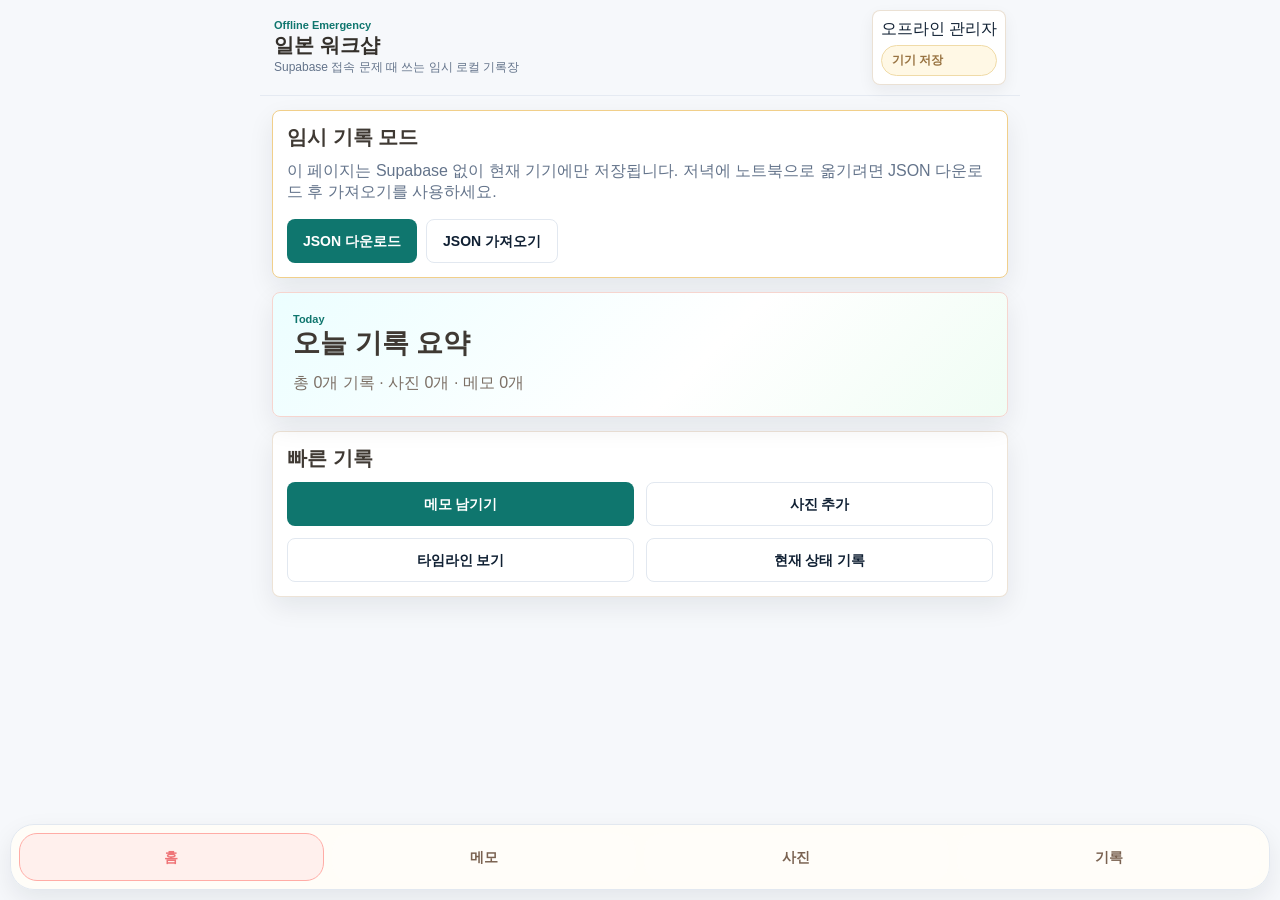
<file: emergency.html>
<!doctype html>
<html lang="ko">
<head>
  <meta charset="utf-8" />
  <meta name="viewport" content="width=device-width, initial-scale=1, viewport-fit=cover" />
  <title>일본 워크샵 오프라인 기록</title>
  <link rel="stylesheet" href="style.css?v=20260616-soft" />
  <style>
    .offline-badge{display:inline-flex;gap:6px;align-items:center;border:1px solid #f0dba8;border-radius:999px;background:#fff8e5;color:#987341;padding:6px 10px;font-size:12px;font-weight:900}.offline-grid{display:grid;grid-template-columns:1fr 1fr;gap:12px}.offline-nav{position:fixed;left:10px;right:10px;bottom:10px;z-index:10;display:grid;grid-template-columns:repeat(4,1fr);gap:8px;border:1px solid var(--line);border-radius:24px;background:rgba(255,253,248,.92);backdrop-filter:blur(10px);box-shadow:var(--shadow);padding:8px}.offline-nav button{min-height:48px;padding:8px 6px;border-radius:18px;background:#fffdf9;color:#7a6251;box-shadow:none}.offline-nav button.active{background:#fff0ed;color:#ef7578;border:1px solid #ffaca6}.offline-section{display:none}.offline-section.active{display:block}.offline-card{display:grid;gap:6px}.offline-card textarea{min-height:150px}.photo-preview{display:grid;grid-template-columns:repeat(2,1fr);gap:8px}.photo-preview img{width:100%;aspect-ratio:1/1;object-fit:cover;border-radius:16px;border:1px solid var(--line)}@media(max-width:520px){.offline-grid{grid-template-columns:1fr}}
  </style>
</head>
<body>
  <header class="app-header">
    <div>
      <p class="eyebrow">Offline Emergency</p>
      <h1>일본 워크샵</h1>
      <p class="sub">Supabase 접속 문제 때 쓰는 임시 로컬 기록장</p>
    </div>
    <div class="session-card"><span>오프라인 관리자</span><span class="offline-badge">기기 저장</span></div>
  </header>

  <main>
    <section class="panel warning">
      <h2>임시 기록 모드</h2>
      <p class="muted">이 페이지는 Supabase 없이 현재 기기에만 저장됩니다. 저녁에 노트북으로 옮기려면 JSON 다운로드 후 가져오기를 사용하세요.</p>
      <div class="button-row">
        <button id="exportBtn" type="button">JSON 다운로드</button>
        <label class="file-button ghost">JSON 가져오기<input id="importInput" type="file" accept="application/json,.json" /></label>
      </div>
    </section>

    <section id="home" class="offline-section active">
      <section class="panel login-hero">
        <p class="eyebrow">Today</p>
        <h2>오늘 기록 요약</h2>
        <p id="summaryText">기록을 시작해보세요.</p>
      </section>
      <section class="panel">
        <h2>빠른 기록</h2>
        <div class="offline-grid">
          <button onclick="showTab('memo')">메모 남기기</button>
          <button class="ghost" onclick="showTab('photos')">사진 추가</button>
          <button class="ghost" onclick="showTab('timeline')">타임라인 보기</button>
          <button class="ghost" onclick="addQuickCheckin()">현재 상태 기록</button>
        </div>
      </section>
    </section>

    <section id="memo" class="offline-section">
      <section class="panel offline-card">
        <h2>메모</h2>
        <input id="memoTitle" placeholder="장소/제목 예: 카키모리" />
        <textarea id="memoBody" placeholder="느낀 점, 배워올 점, 구매한 것, 사진 메모 등을 적어두세요."></textarea>
        <button id="saveMemoBtn" type="button">메모 저장</button>
      </section>
    </section>

    <section id="photos" class="offline-section">
      <section class="panel offline-card">
        <h2>사진</h2>
        <input id="photoMemo" placeholder="사진 메모 예: 이토야 매대 구성" />
        <input id="photoInput" type="file" accept="image/*" multiple />
        <div id="photoPreview" class="photo-preview"></div>
      </section>
    </section>

    <section id="timeline" class="offline-section">
      <section class="panel">
        <h2>기록 타임라인</h2>
        <div id="timelineList" class="timeline-list"></div>
      </section>
    </section>
  </main>

  <nav class="offline-nav">
    <button data-tab="home" class="active" onclick="showTab('home')">홈</button>
    <button data-tab="memo" onclick="showTab('memo')">메모</button>
    <button data-tab="photos" onclick="showTab('photos')">사진</button>
    <button data-tab="timeline" onclick="showTab('timeline')">기록</button>
  </nav>

  <script>
    const key = 'workshopEmergencyRecordsV1';
    const $ = (q) => document.querySelector(q);
    const records = () => { try { return JSON.parse(localStorage.getItem(key)||'[]') || [] } catch { return [] } };
    const save = (list) => { localStorage.setItem(key, JSON.stringify(list)); render(); };
    const now = () => new Date().toISOString();
    const fmt = (v) => new Date(v).toLocaleString('ko-KR');
    function showTab(id){ document.querySelectorAll('.offline-section').forEach(s=>s.classList.toggle('active',s.id===id)); document.querySelectorAll('.offline-nav button').forEach(b=>b.classList.toggle('active',b.dataset.tab===id)); if(id==='timeline') render(); }
    function addRecord(item){ const list = records(); list.unshift({ id: Date.now()+Math.random().toString(36).slice(2), createdAt: now(), ...item }); save(list); }
    function addQuickCheckin(){ addRecord({ type:'상태', title:'현재 상태 기록', body:'현장에서 빠른 상태 기록을 남겼습니다.' }); showTab('timeline'); }
    $('#saveMemoBtn').onclick = () => { const title=$('#memoTitle').value.trim()||'현장 메모'; const body=$('#memoBody').value.trim(); if(!body) return alert('메모 내용을 적어주세요.'); addRecord({type:'메모', title, body}); $('#memoTitle').value=''; $('#memoBody').value=''; showTab('timeline'); };
    function resize(file){ return new Promise((resolve,reject)=>{ const img=new Image(); const r=new FileReader(); r.onload=()=>{ img.onload=()=>{ let w=img.width,h=img.height,max=1200; if(w>h&&w>max){h=Math.round(h*max/w);w=max}else if(h>=w&&h>max){w=Math.round(w*max/h);h=max} const c=document.createElement('canvas'); c.width=w;c.height=h;c.getContext('2d').drawImage(img,0,0,w,h); resolve(c.toDataURL('image/jpeg',.74));}; img.onerror=reject; img.src=r.result;}; r.onerror=reject; r.readAsDataURL(file); }); }
    $('#photoInput').onchange = async (e) => { const memo=$('#photoMemo').value.trim()||'사진 기록'; for(const file of e.target.files){ const dataUrl=await resize(file); addRecord({type:'사진', title:memo, body:file.name, image:dataUrl}); } $('#photoInput').value=''; $('#photoMemo').value=''; showTab('timeline'); };
    function render(){ const list=records(); $('#summaryText').textContent = `총 ${list.length}개 기록 · 사진 ${list.filter(x=>x.type==='사진').length}개 · 메모 ${list.filter(x=>x.type==='메모').length}개`; const box=$('#timelineList'); box.replaceChildren(); if(!list.length){ box.innerHTML='<div class="empty-state"><strong>아직 기록이 없습니다.</strong><p>메모나 사진을 추가하면 여기에 쌓입니다.</p></div>'; return; } list.forEach(item=>{ const card=document.createElement('article'); card.className='timeline-card'; card.innerHTML=`<div class="timeline-meta"><span>${item.type}</span><small>${fmt(item.createdAt)}</small></div><h3>${item.title}</h3>${item.body?`<p>${item.body}</p>`:''}`; if(item.image){ const img=document.createElement('img'); img.src=item.image; img.alt=item.title; card.appendChild(img); } box.appendChild(card); }); }
    $('#exportBtn').onclick = () => { const blob=new Blob([JSON.stringify({exportedAt:now(), records:records()},null,2)],{type:'application/json'}); const a=document.createElement('a'); a.href=URL.createObjectURL(blob); a.download='japan-workshop-emergency-records.json'; a.click(); URL.revokeObjectURL(a.href); };
    $('#importInput').onchange = async (e) => { const f=e.target.files[0]; if(!f) return; const json=JSON.parse(await f.text()); save(Array.isArray(json)?json:(json.records||[])); e.target.value=''; };
    render();
  </script>
</body>
</html>
</file>
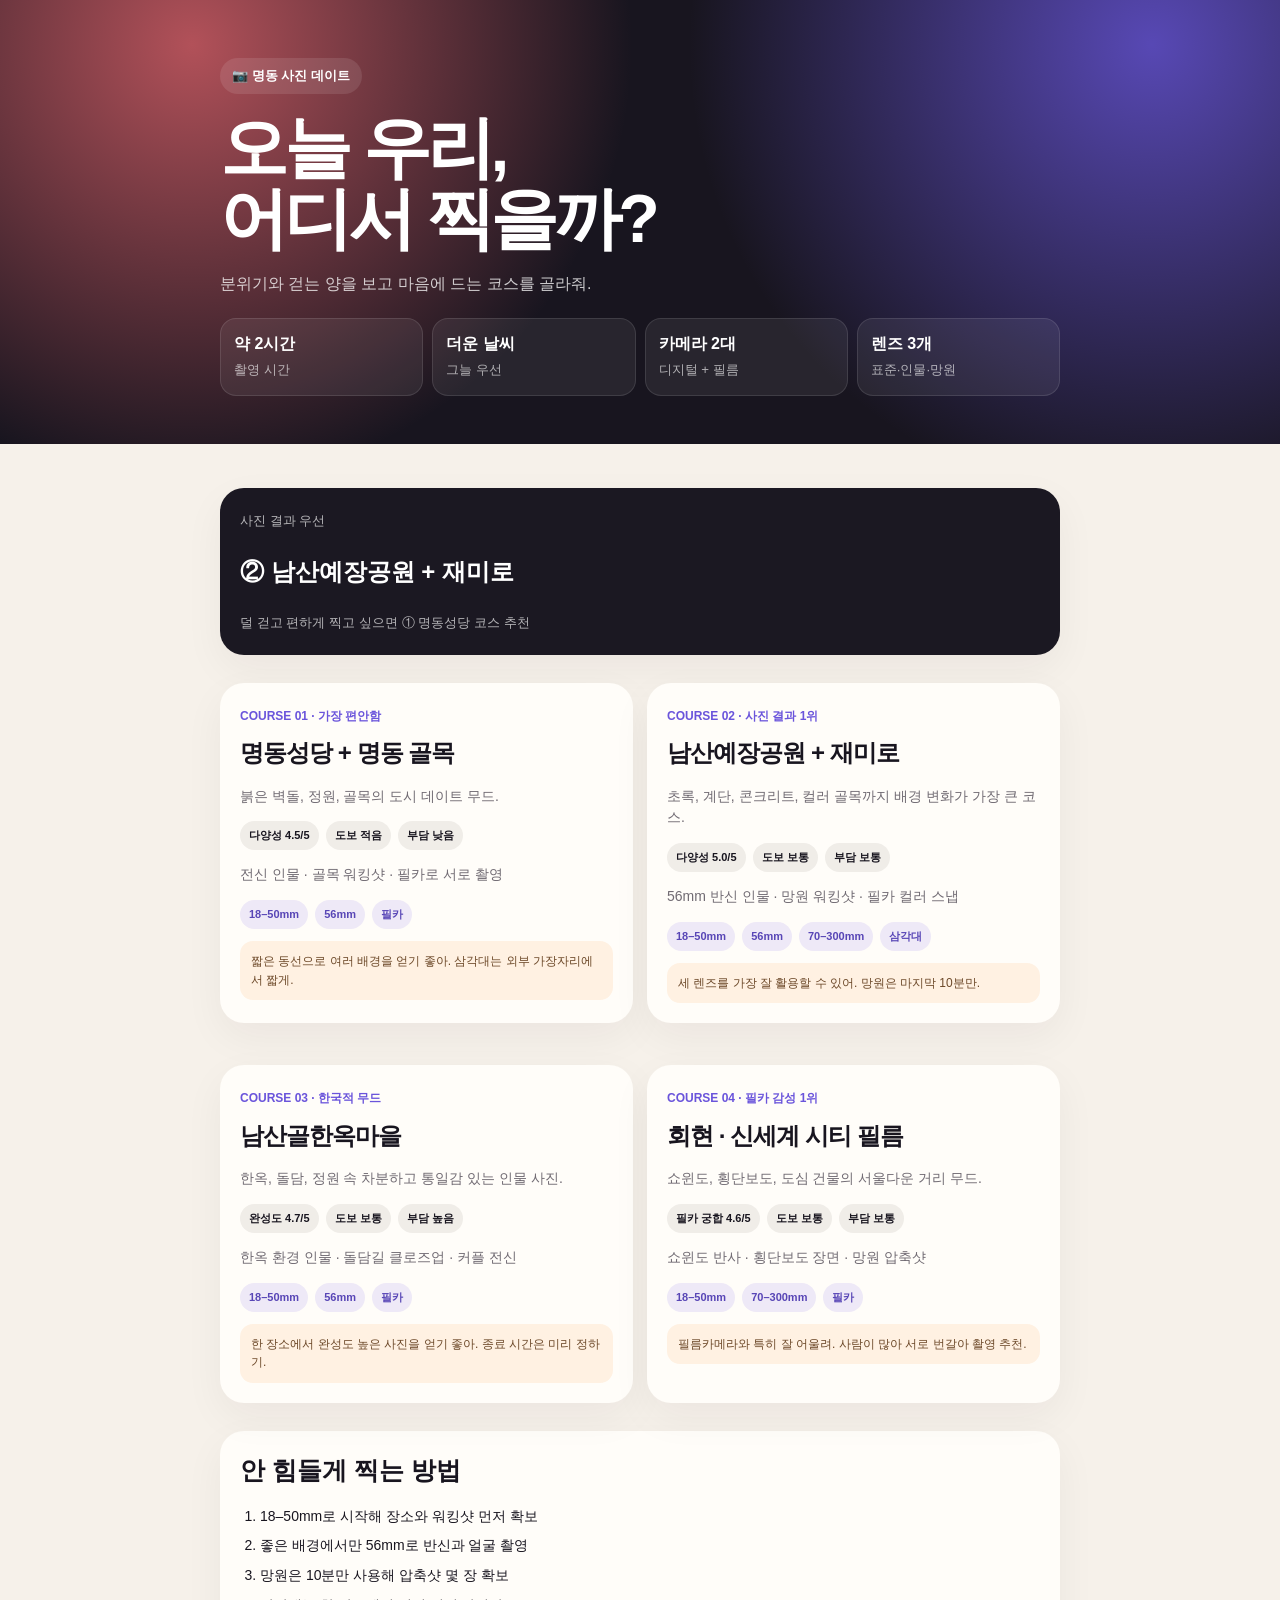
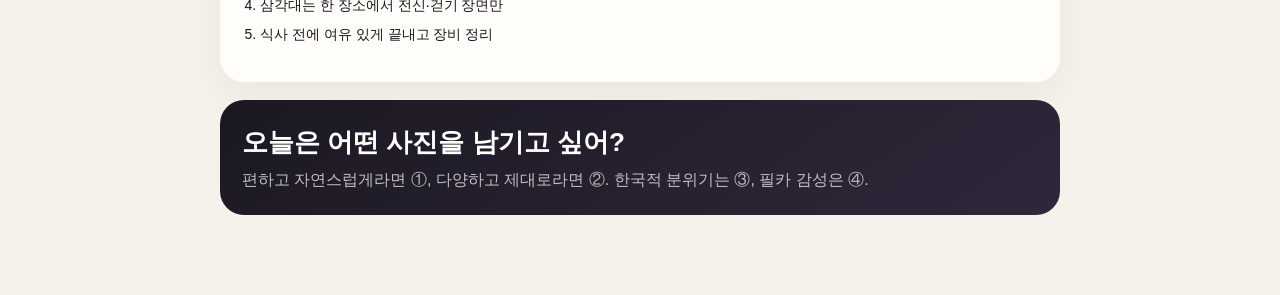
<file: myeongdong-photo-date.html>
<!doctype html><html lang="ko"><head><meta charset="utf-8"><meta name="viewport" content="width=device-width,initial-scale=1"><meta name="theme-color" content="#18151f"><title>오늘 우리 어디서 찍을까?</title><style>*{box-sizing:border-box}body{margin:0;background:#f6f1ea;color:#18151f;font-family:-apple-system,BlinkMacSystemFont,"Apple SD Gothic Neo",sans-serif;line-height:1.55}.wrap{max-width:840px;margin:auto}.hero{padding:58px 20px 48px;color:white;background:radial-gradient(circle at 15% 10%,#ff6f76aa,transparent 38%),radial-gradient(circle at 90% 10%,#7762ffaa,transparent 38%),#18151f}.hero h1{font-size:clamp(42px,11vw,68px);line-height:1.04;letter-spacing:-.06em;margin:18px 0}.tag{display:inline-block;padding:8px 12px;border-radius:999px;background:#ffffff1a;font-size:13px;font-weight:800}.hero p{color:#ffffffc4}.facts{display:grid;grid-template-columns:1fr 1fr;gap:9px;margin-top:22px}.fact{padding:13px;border-radius:16px;background:#ffffff12;border:1px solid #ffffff1c}.fact b{display:block}.fact small{color:#ffffffa3}main{padding:30px 16px 80px}.best,.card,.guide{background:#fffdf9;border-radius:24px;padding:20px;margin:14px 0;box-shadow:0 14px 40px #211b260d}.best{background:#1b1822;color:white}.best small{color:#ffffffad}.grid{display:grid;gap:14px}.badge{color:#6a54db;font-size:12px;font-weight:900}.card h2{font-size:24px;letter-spacing:-.04em;margin:7px 0}.card p{color:#716b73;font-size:14px}.meta,.chips{display:flex;gap:7px;flex-wrap:wrap}.meta span,.chips span{padding:6px 9px;border-radius:999px;background:#f0ede8;font-size:11px;font-weight:800}.chips span{background:#eee9f7;color:#5846b6}.tip{margin-top:12px;padding:11px;border-radius:13px;background:#fff1e2;color:#6c4828;font-size:12px}.guide h2{margin:0;font-size:25px}.guide ol{padding-left:20px}.guide li{margin:8px 0;font-size:14px}.final{margin-top:18px;padding:22px;border-radius:24px;background:linear-gradient(145deg,#1b1822,#30273a);color:white}.final h2{margin:0 0 6px;font-size:26px}.final p{margin:0;color:#ffffffb5}@media(min-width:700px){.facts{grid-template-columns:repeat(4,1fr)}.grid{grid-template-columns:1fr 1fr}}</style></head><body><header class="hero"><div class="wrap"><span class="tag">📷 명동 사진 데이트</span><h1>오늘 우리,<br>어디서 찍을까?</h1><p>분위기와 걷는 양을 보고 마음에 드는 코스를 골라줘.</p><div class="facts"><div class="fact"><b>약 2시간</b><small>촬영 시간</small></div><div class="fact"><b>더운 날씨</b><small>그늘 우선</small></div><div class="fact"><b>카메라 2대</b><small>디지털 + 필름</small></div><div class="fact"><b>렌즈 3개</b><small>표준·인물·망원</small></div></div></div></header><main><div class="wrap"><div class="best"><small>사진 결과 우선</small><h2>② 남산예장공원 + 재미로</h2><small>덜 걷고 편하게 찍고 싶으면 ① 명동성당 코스 추천</small></div><section class="grid"><article class="card"><span class="badge">COURSE 01 · 가장 편안함</span><h2>명동성당 + 명동 골목</h2><p>붉은 벽돌, 정원, 골목의 도시 데이트 무드.</p><div class="meta"><span>다양성 4.5/5</span><span>도보 적음</span><span>부담 낮음</span></div><p>전신 인물 · 골목 워킹샷 · 필카로 서로 촬영</p><div class="chips"><span>18–50mm</span><span>56mm</span><span>필카</span></div><div class="tip">짧은 동선으로 여러 배경을 얻기 좋아. 삼각대는 외부 가장자리에서 짧게.</div></article><article class="card"><span class="badge">COURSE 02 · 사진 결과 1위</span><h2>남산예장공원 + 재미로</h2><p>초록, 계단, 콘크리트, 컬러 골목까지 배경 변화가 가장 큰 코스.</p><div class="meta"><span>다양성 5.0/5</span><span>도보 보통</span><span>부담 보통</span></div><p>56mm 반신 인물 · 망원 워킹샷 · 필카 컬러 스냅</p><div class="chips"><span>18–50mm</span><span>56mm</span><span>70–300mm</span><span>삼각대</span></div><div class="tip">세 렌즈를 가장 잘 활용할 수 있어. 망원은 마지막 10분만.</div></article><article class="card"><span class="badge">COURSE 03 · 한국적 무드</span><h2>남산골한옥마을</h2><p>한옥, 돌담, 정원 속 차분하고 통일감 있는 인물 사진.</p><div class="meta"><span>완성도 4.7/5</span><span>도보 보통</span><span>부담 높음</span></div><p>한옥 환경 인물 · 돌담길 클로즈업 · 커플 전신</p><div class="chips"><span>18–50mm</span><span>56mm</span><span>필카</span></div><div class="tip">한 장소에서 완성도 높은 사진을 얻기 좋아. 종료 시간은 미리 정하기.</div></article><article class="card"><span class="badge">COURSE 04 · 필카 감성 1위</span><h2>회현 · 신세계 시티 필름</h2><p>쇼윈도, 횡단보도, 도심 건물의 서울다운 거리 무드.</p><div class="meta"><span>필카 궁합 4.6/5</span><span>도보 보통</span><span>부담 보통</span></div><p>쇼윈도 반사 · 횡단보도 장면 · 망원 압축샷</p><div class="chips"><span>18–50mm</span><span>70–300mm</span><span>필카</span></div><div class="tip">필름카메라와 특히 잘 어울려. 사람이 많아 서로 번갈아 촬영 추천.</div></article></section><section class="guide"><h2>안 힘들게 찍는 방법</h2><ol><li>18–50mm로 시작해 장소와 워킹샷 먼저 확보</li><li>좋은 배경에서만 56mm로 반신과 얼굴 촬영</li><li>망원은 10분만 사용해 압축샷 몇 장 확보</li><li>삼각대는 한 장소에서 전신·걷기 장면만</li><li>식사 전에 여유 있게 끝내고 장비 정리</li></ol></section><section class="final"><h2>오늘은 어떤 사진을 남기고 싶어?</h2><p>편하고 자연스럽게라면 ①, 다양하고 제대로라면 ②. 한국적 분위기는 ③, 필카 감성은 ④.</p></section></div></main></body></html>
</file>
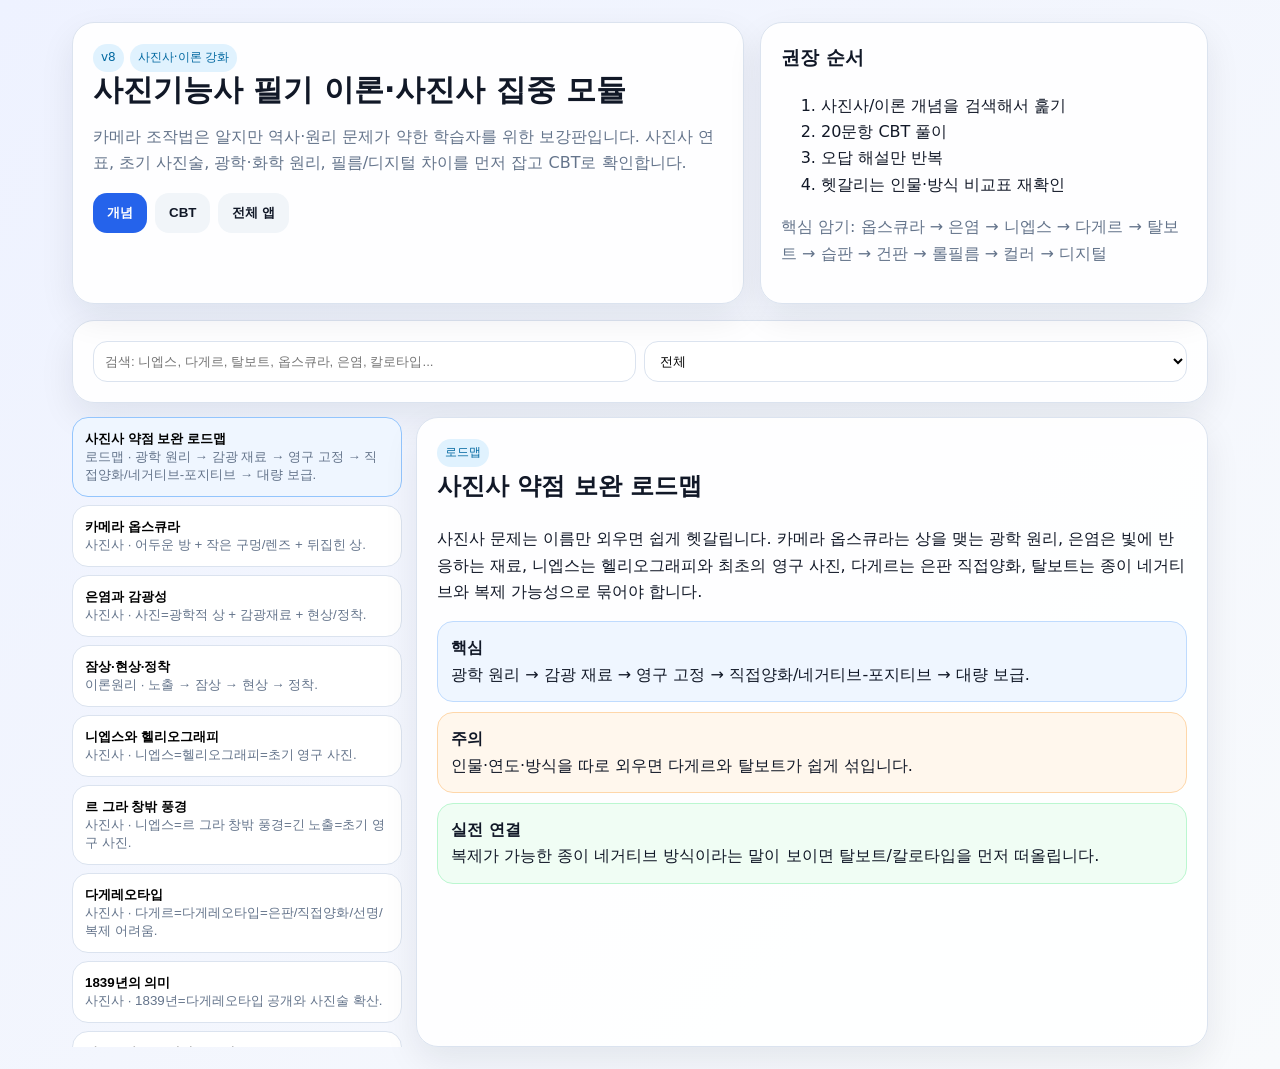
<file: photo-cbt-pocket/theory-v8.html>
<!doctype html><html lang="ko"><head><meta charset="utf-8"><meta name="viewport" content="width=device-width,initial-scale=1"><title>사진기능사 필기 이론·사진사 강화 v8</title><style>:root{--bg:#eef2ff;--card:#fff;--text:#111827;--muted:#64748b;--line:#dbe3ef;--brand:#2563eb;--ok:#16a34a;--bad:#dc2626;--warn:#f97316}*{box-sizing:border-box}body{margin:0;background:linear-gradient(135deg,#eef2ff,#f8fafc);font-family:system-ui,-apple-system,BlinkMacSystemFont,'Segoe UI',sans-serif;color:var(--text);line-height:1.65}.wrap{max-width:1180px;margin:0 auto;padding:22px}.top{display:grid;grid-template-columns:1.2fr .8fr;gap:16px;margin-bottom:16px}.card{background:rgba(255,255,255,.94);border:1px solid var(--line);border-radius:22px;padding:20px;box-shadow:0 14px 35px rgba(15,23,42,.08)}h1{font-size:30px;line-height:1.2;margin:0 0 10px}h2,h3{margin-top:0}.muted{color:var(--muted)}.tabs{display:flex;gap:8px;flex-wrap:wrap;margin:12px 0}.tabs button,.btn{border:0;border-radius:14px;padding:11px 14px;background:#f1f5f9;color:#111827;font-weight:800;cursor:pointer}.tabs button.on,.btn.primary{background:var(--brand);color:#fff}.grid{display:grid;grid-template-columns:330px 1fr;gap:14px}.list{display:grid;gap:8px;max-height:70vh;overflow:auto}.item{border:1px solid var(--line);background:#fff;border-radius:16px;padding:12px;text-align:left;cursor:pointer}.item.on{background:#eff6ff;border-color:#93c5fd}.tag{display:inline-block;font-size:12px;padding:4px 8px;border-radius:999px;background:#e0f2fe;color:#0369a1;margin-right:6px}.box{border-radius:16px;padding:13px;margin:10px 0}.key{background:#eff6ff;border:1px solid #bfdbfe}.trap{background:#fff7ed;border:1px solid #fed7aa}.case{background:#f0fdf4;border:1px solid #bbf7d0}.q{font-size:21px;font-weight:900;margin:12px 0}.opts{display:grid;gap:9px}.opt{border:1px solid var(--line);background:#fff;border-radius:15px;padding:13px;text-align:left;cursor:pointer}.opt.sel{border-color:#2563eb;background:#eff6ff}.opt.ok{border-color:var(--ok);background:#ecfdf5}.opt.bad{border-color:var(--bad);background:#fef2f2}.bar{height:10px;background:#e2e8f0;border-radius:999px;overflow:hidden}.bar i{display:block;height:100%;background:linear-gradient(90deg,#2563eb,#38bdf8)}input,select{border:1px solid var(--line);border-radius:14px;padding:11px;background:#fff;width:100%}.row{display:flex;gap:8px;flex-wrap:wrap}.row>*{flex:1}.hide{display:none}@media(max-width:820px){.wrap{padding:14px}.top,.grid{grid-template-columns:1fr}h1{font-size:24px}.list{max-height:none}.row{display:block}.row>*{margin:6px 0}}</style></head><body><div class="wrap"><section class="top"><div class="card"><span class="tag">v8</span><span class="tag">사진사·이론 강화</span><h1>사진기능사 필기 이론·사진사 집중 모듈</h1><p class="muted">카메라 조작법은 알지만 역사·원리 문제가 약한 학습자를 위한 보강판입니다. 사진사 연표, 초기 사진술, 광학·화학 원리, 필름/디지털 차이를 먼저 잡고 CBT로 확인합니다.</p><div class="tabs"><button id="tabConcept" class="on" onclick="show('concept')">개념</button><button id="tabQuiz" onclick="show('quiz')">CBT</button><button onclick="location.href='./'">전체 앱</button></div></div><div class="card"><h3>권장 순서</h3><ol><li>사진사/이론 개념을 검색해서 훑기</li><li>20문항 CBT 풀이</li><li>오답 해설만 반복</li><li>헷갈리는 인물·방식 비교표 재확인</li></ol><p class="muted">핵심 암기: 옵스큐라 → 은염 → 니엡스 → 다게르 → 탈보트 → 습판 → 건판 → 롤필름 → 컬러 → 디지털</p></div></section><main id="concept"><div class="card"><div class="row"><input id="search" placeholder="검색: 니엡스, 다게르, 탈보트, 옵스큐라, 은염, 칼로타입..." oninput="renderConcepts()"><select id="cat" onchange="renderConcepts()"></select></div></div><div class="grid" style="margin-top:14px"><div class="list" id="list"></div><article class="card" id="detail"></article></div></main><main id="quiz" class="hide"><div class="grid"><div class="card"><h3>CBT 설정</h3><label>문항 수</label><select id="count"><option>10</option><option selected>20</option><option>40</option></select><label>범위</label><select id="scope"><option value="all">전체</option><option value="wrong">오답만</option></select><div class="tabs"><button class="btn primary" onclick="start()">시작</button><button class="btn" onclick="clearWrong()">오답 초기화</button></div><p class="muted">선택 즉시 정답과 해설을 표시합니다.</p></div><div class="card" id="qbox"><h3>대기</h3><p class="muted">시작을 누르면 사진사·이론 CBT가 시작됩니다.</p></div></div></main></div><script>const CONCEPTS=[{c:'로드맵',t:'사진사 약점 보완 로드맵',b:'사진사 문제는 이름만 외우면 쉽게 헷갈립니다. 카메라 옵스큐라는 상을 맺는 광학 원리, 은염은 빛에 반응하는 재료, 니엡스는 헬리오그래피와 최초의 영구 사진, 다게르는 은판 직접양화, 탈보트는 종이 네거티브와 복제 가능성으로 묶어야 합니다.',k:'광학 원리 → 감광 재료 → 영구 고정 → 직접양화/네거티브-포지티브 → 대량 보급.',tr:'인물·연도·방식을 따로 외우면 다게르와 탈보트가 쉽게 섞입니다.',ex:'복제가 가능한 종이 네거티브 방식이라는 말이 보이면 탈보트/칼로타입을 먼저 떠올립니다.'},{c:'사진사',t:'카메라 옵스큐라',b:'카메라 옵스큐라는 어두운 방이나 상자에 작은 구멍 또는 렌즈를 두어 외부 장면이 반대편에 거꾸로 맺히는 장치입니다. 아직 사진은 아니지만 사진기의 출발점이 되는 광학 원리입니다.',k:'어두운 방 + 작은 구멍/렌즈 + 뒤집힌 상.',tr:'감광재료가 아니라 상을 투영하는 광학 장치입니다.',ex:'현대 카메라도 렌즈가 만든 상을 센서나 필름 위에 맺히게 합니다.'},{c:'사진사',t:'은염과 감광성',b:'사진이 가능하려면 상을 맺는 장치뿐 아니라 빛에 반응하는 재료가 필요합니다. 은염은 빛을 받으면 화학 변화가 일어나는 감광 물질로 초기 사진술과 필름 사진의 핵심입니다.',k:'사진=광학적 상 + 감광재료 + 현상/정착.',tr:'렌즈는 빛을 모으고, 감광재료는 그 빛을 기록합니다.',ex:'디지털 센서는 전기 신호로 기록하지만 필름은 은염 화학 반응을 이용합니다.'},{c:'이론원리',t:'잠상·현상·정착',b:'감광재료가 빛을 받으면 바로 완성 사진이 되는 것이 아니라 보이지 않는 잠상이 생깁니다. 현상은 이 잠상을 눈에 보이는 상으로 만들고, 정착은 더 이상 빛에 반응하지 않도록 안정화합니다.',k:'노출 → 잠상 → 현상 → 정착.',tr:'현상은 보이게 하는 단계, 정착은 안정화 단계입니다.',ex:'정착하지 않은 필름이나 인화지는 빛에 계속 반응해 이미지가 손상될 수 있습니다.'},{c:'사진사',t:'니엡스와 헬리오그래피',b:'니세포르 니엡스는 빛으로 이미지를 고정하려 한 초기 사진술의 핵심 인물입니다. 헬리오그래피는 태양으로 그린다는 의미로, 빛을 받은 물질이 굳는 성질을 이용했습니다.',k:'니엡스=헬리오그래피=초기 영구 사진.',tr:'니엡스는 다게레오타입 이름의 주인공이 아닙니다.',ex:'사진술의 출발은 빛으로 생긴 이미지를 지워지지 않게 고정하는 문제였습니다.'},{c:'사진사',t:'르 그라 창밖 풍경',b:'니엡스의 르 그라 창밖 풍경은 현존하는 가장 이른 영구 사진으로 알려져 있습니다. 노출 시간이 매우 길었고, 초기 감광재료의 낮은 감도라는 한계를 보여줍니다.',k:'니엡스=르 그라 창밖 풍경=긴 노출=초기 영구 사진.',tr:'최초의 컬러 사진이나 다게레오타입과 혼동하지 않습니다.',ex:'오늘날 빠른 셔터와 비교하면 초기 사진은 빛을 충분히 받게 하는 것 자체가 큰 기술 과제였습니다.'},{c:'사진사',t:'다게레오타입',b:'다게레오타입은 은도금 구리판을 감광시켜 카메라로 노출하고 현상·정착하는 초기 사진술입니다. 매우 선명하지만 한 장의 직접양화라 같은 원판에서 여러 장 복제하기 어렵습니다.',k:'다게르=다게레오타입=은판/직접양화/선명/복제 어려움.',tr:'다게레오타입은 네거티브가 아니라 단일 직접양화입니다.',ex:'초기 초상사진 스튜디오에서 인기가 있었지만 복제성은 약했습니다.'},{c:'사진사',t:'1839년의 의미',b:'1839년은 다게레오타입이 공개되며 사진술이 사회적으로 확산된 상징적 기준점입니다. 사진은 예술 표현이면서 동시에 과학적 기록 도구로 받아들여졌습니다.',k:'1839년=다게레오타입 공개와 사진술 확산.',tr:'니엡스의 최초 영구 사진 시기와 다게레오타입 공개 시기를 구분합니다.',ex:'발명가와 방식뿐 아니라 왜 보급에 유리했는지도 같이 봅니다.'},{c:'사진사',t:'탈보트와 포토제닉 드로잉',b:'윌리엄 헨리 폭스 탈보트는 소금과 질산은을 처리한 종이에 식물이나 물체를 올려 빛으로 실루엣을 기록하는 포토제닉 드로잉을 실험했습니다.',k:'탈보트=감광 종이=포토제닉 드로잉.',tr:'포토제닉 드로잉은 카메라로 풍경을 찍는 방식과 구분됩니다.',ex:'잎을 감광지 위에 올리면 빛이 닿은 부분과 가려진 부분 차이로 이미지가 생깁니다.'},{c:'사진사',t:'칼로타입',b:'칼로타입은 탈보트의 종이 네거티브 사진 방식입니다. 종이 네거티브에서 여러 장의 양화를 만들 수 있어 단일 이미지인 다게레오타입과 달리 복제가 가능했습니다.',k:'탈보트=칼로타입=종이 네거티브=복제 가능.',tr:'칼로타입은 직접양화가 아니라 네거티브-포지티브 구조입니다.',ex:'필름 네거티브에서 여러 장을 인화하는 구조와 연결됩니다.'},{c:'비교암기',t:'다게레오타입 vs 칼로타입',b:'다게레오타입은 금속판 직접양화라 선명하지만 복제가 어렵습니다. 칼로타입은 종이 네거티브라 선명도는 떨어질 수 있으나 여러 장을 복제할 수 있습니다.',k:'다게레오타입=선명/단일, 칼로타입=복제/종이 네거티브.',tr:'선명함과 복제 가능성을 바꿔 고르면 틀립니다.',ex:'상업 초상사진의 즉시성은 다게레오타입, 출판과 복제 가능성은 칼로타입 쪽으로 이해합니다.'},{c:'사진사',t:'습판 콜로디온',b:'습판 콜로디온은 유리판에 감광층을 만들고 젖은 상태에서 노출·현상하는 방식입니다. 선명도와 복제성이 좋아졌지만, 판이 마르기 전에 처리해야 해서 현장성이 불편했습니다.',k:'습판=젖은 상태 처리=유리판=선명하지만 번거로움.',tr:'건판처럼 미리 준비해 오래 보관하는 방식이 아닙니다.',ex:'야외 촬영을 위해 이동식 암실이 필요했던 이유와 연결됩니다.'},{c:'사진사',t:'건판과 롤필름',b:'건판은 습판의 불편을 줄여 미리 준비하고 촬영 후 나중에 현상할 수 있게 했습니다. 이후 롤필름과 간편 카메라가 등장하면서 사진은 전문가 중심에서 대중적 기록 매체로 확장되었습니다.',k:'습판의 불편 → 건판의 편의 → 롤필름과 대중화.',tr:'사진 대중화는 한 발명만이 아니라 재료, 카메라, 현상 서비스가 함께 발전한 결과입니다.',ex:'누구나 쉽게 찍는 문화는 건판·롤필름·간편 카메라의 흐름 위에 있습니다.'},{c:'색·사진사',t:'맥스웰과 컬러 사진',b:'컬러 사진은 흑백보다 늦게 실용화되었습니다. 맥스웰의 초기 컬러 실험은 빨강·초록·파랑 필터와 가산혼합 원리를 이해하는 데 중요합니다.',k:'맥스웰=초기 컬러 실험=RGB 가산혼합.',tr:'컬러 사진은 디지털 시대에 처음 등장한 것이 아닙니다.',ex:'RGB를 이해하면 컬러 사진사와 디지털 화면 색 표현을 함께 이해할 수 있습니다.'},{c:'색·사진사',t:'오토크롬',b:'오토크롬은 초기 실용 컬러 사진 방식으로 기억하면 좋습니다. 세부 공정보다 흑백에서 컬러로 넘어가는 기술 흐름 속에 배치하는 것이 중요합니다.',k:'오토크롬=초기 실용 컬러 사진.',tr:'오토크롬을 다게레오타입이나 칼로타입과 섞지 않습니다.',ex:'사진사 문제에서 컬러 사진의 초기 실용 방식이 나오면 오토크롬을 떠올립니다.'},{c:'사진이론',t:'사진의 기록성과 표현성',b:'사진은 실제 장면을 기계적으로 기록하는 매체처럼 보이지만 렌즈, 필터, 감광재료, 현상, 인화, 보정, 촬영자의 선택에 따라 결과가 달라집니다. 그래서 사진은 기록 매체이면서 표현 매체입니다.',k:'사진=기록성 + 선택과 해석이 있는 표현성.',tr:'사진은 완전히 자동이고 창작 개입이 없다는 보기는 틀립니다.',ex:'같은 장소도 초점거리, 구도, 노출, 색보정에 따라 다른 의미가 됩니다.'},{c:'사진이론',t:'픽토리얼리즘과 스트레이트 포토그래피',b:'픽토리얼리즘은 회화처럼 부드럽고 예술적인 분위기를 강조한 사진 경향입니다. 스트레이트 포토그래피는 사진 매체의 선명성, 직접성, 사실성을 중시합니다.',k:'픽토리얼리즘=회화적/부드러움, 스트레이트=선명/직접/사진 고유성.',tr:'둘 다 예술사진 흐름이지만 추구하는 표현 방식이 다릅니다.',ex:'소프트 포커스는 픽토리얼리즘, 선명한 형태와 사실성은 스트레이트 쪽으로 이해합니다.'},{c:'사진이론',t:'다큐멘터리와 보도사진',b:'다큐멘터리 사진은 사회, 장소, 사건, 사람의 현실을 기록하고 전달하는 사진입니다. 보도사진은 뉴스성과 현장성이 강합니다. 사진의 기능을 예술·기록·보도·광고로 구분하는 문제에 대비합니다.',k:'다큐멘터리=현실 기록/사회적 전달, 보도사진=뉴스성/현장성.',tr:'연출 사진과 기록 사진의 목적을 구분합니다.',ex:'사회 문제를 장기 기록하면 다큐멘터리, 사건 현장을 즉시 전달하면 보도사진 성격이 강합니다.'},{c:'이론원리',t:'상 형성 원리',b:'렌즈는 피사체에서 반사된 빛을 굴절시켜 필름이나 센서면에 상을 맺게 합니다. 초점은 상이 가장 선명하게 맺히는 위치를 맞추는 과정입니다.',k:'피사체 반사광 → 렌즈 굴절 → 센서/필름면에 상 형성.',tr:'초점 실패는 샤프닝만으로 완전히 해결할 수 없습니다.',ex:'눈에 초점이 맞지 않은 인물 사진은 후보정으로 진짜 초점 정보를 되살릴 수 없습니다.'},{c:'이론원리',t:'노출과 밝기의 차이',b:'노출은 촬영 시 센서나 필름이 받은 빛의 양이고, 밝기는 최종 이미지가 얼마나 밝게 보이는지입니다. RAW 보정으로 밝기를 올릴 수 있어도 촬영 때 받지 못한 정보는 노이즈나 손실로 나타납니다.',k:'노출=촬영 시 받은 빛, 밝기=최종 이미지 표현 결과.',tr:'후보정 가능하다고 촬영 노출이 아무렇게나 되어도 되는 것은 아닙니다.',ex:'심하게 어둡게 찍은 RAW를 올리면 밝아지지만 암부 노이즈가 크게 늘 수 있습니다.'},{c:'이론원리',t:'톤·대비·계조',b:'톤은 밝고 어두운 단계 전체를 말하고, 대비는 밝은 부분과 어두운 부분의 차이입니다. 계조는 그 사이 단계가 얼마나 부드럽게 이어지는지를 뜻합니다.',k:'톤=밝기 범위, 대비=차이, 계조=단계의 부드러움.',tr:'대비가 높다고 항상 좋은 사진은 아닙니다. 계조가 무너지면 디테일이 사라집니다.',ex:'인물 피부는 계조가 부드러워야 자연스럽고, 제품 금속은 대비 조절로 형태를 살립니다.'},{c:'이론원리',t:'필름과 디지털 센서 비교',b:'필름은 은염 화학 반응으로 이미지를 기록하고, 디지털 센서는 빛을 전기 신호로 변환합니다. 둘 다 빛을 기록하지만 처리와 보관 방식이 다릅니다.',k:'필름=화학 반응, 디지털=전기 신호와 데이터.',tr:'디지털에는 현상액이 필요하지 않지만 RAW 현상이라는 말은 소프트웨어 처리 의미로 쓰입니다.',ex:'라이트룸의 RAW 현상은 암실 현상에서 온 용어이지만 실제 과정은 디지털 처리입니다.'}];const Q=[['카메라 옵스큐라에 대한 설명으로 옳은 것은?',['감광 종이 이름이다','어두운 공간에 작은 구멍이나 렌즈를 통해 외부 장면이 거꾸로 맺히는 원리이다','디지털 AF 모드이다','컬러 필름의 유제층이다'],1,'카메라 옵스큐라는 사진 이전의 광학 원리입니다.'],['은염의 감광성에 대한 설명으로 적절한 것은?',['빛에 반응해 화학 변화가 일어난다','렌즈 초점거리를 결정한다','셔터속도를 자동으로 빠르게 한다','색온도 단위이다'],0,'은염은 필름 사진의 핵심 감광 물질입니다.'],['사진술 성립 요소로 가장 적절한 것은?',['광학적 상, 감광재료, 현상·정착 과정','가방, 스트랩, 삼각대 색상','와이파이, GPS, SNS','렌즈 브랜드, 바디 색상, 필터 케이스'],0,'사진은 광학과 화학/기록 기술의 결합입니다.'],['니엡스와 가장 관련 깊은 것은?',['칼로타입','헬리오그래피','오토크롬','플래시 동조'],1,'니엡스는 헬리오그래피와 초기 영구 사진으로 연결합니다.'],['헬리오그래피의 뜻과 가장 가까운 것은?',['태양으로 그린다','렌즈를 갈아낸다','색을 제거한다','파일을 압축한다'],0,'헬리오그래피는 빛, 특히 태양광과 연결됩니다.'],['르 그라 창밖 풍경과 관련 깊은 설명은?',['니엡스의 초기 영구 사진','탈보트의 최초 컬러 사진','현대 디지털 RAW','오토크롬 광고 사진'],0,'르 그라 창밖 풍경은 니엡스와 최초 영구 사진 맥락입니다.'],['다게레오타입의 재료와 관련 깊은 것은?',['은도금 구리판','종이 네거티브','CMOS 센서','롤필름 카트리지'],0,'다게레오타입은 은판 직접양화 방식입니다.'],['다게레오타입의 특징은?',['선명한 직접양화이나 복제가 어렵다','종이 네거티브라 복제가 쉽다','디지털 파일이다','컬러 필름이다'],0,'다게레오타입은 단일 이미지 성격이 강합니다.'],['1839년과 관련 깊은 사건은?',['다게레오타입 공개와 사진술 확산','스마트폰 카메라 보급','최초의 디지털 카메라','CMYK 인쇄 발명'],0,'1839년은 사진술 공개와 확산의 기준점으로 자주 언급됩니다.'],['탈보트와 관련 깊은 방식은?',['다게레오타입','칼로타입','헬리오그래피','전자셔터'],1,'탈보트는 종이 네거티브와 칼로타입으로 기억합니다.'],['포토제닉 드로잉의 설명으로 옳은 것은?',['감광 종이에 물체를 놓고 빛으로 실루엣을 기록한다','수은 증기로 은판을 현상한다','디지털 센서 픽셀 배열이다','렌즈 조리개 날 모양이다'],0,'탈보트의 초기 감광 종이 실험입니다.'],['칼로타입의 장점은?',['네거티브에서 여러 장의 양화를 만들 수 있다','항상 다게레오타입보다 선명하다','현상 과정이 없다','디지털 압축률이 높다'],0,'칼로타입의 핵심은 복제 가능성입니다.'],['다게레오타입과 칼로타입 비교로 옳은 것은?',['다게레오타입=단일 직접양화, 칼로타입=종이 네거티브','둘 다 자동초점 방식','둘 다 스마트폰 색공간','다게레오타입=디지털, 칼로타입=동영상'],0,'직접양화와 네거티브-포지티브 구조를 구분합니다.'],['습판 콜로디온의 특징은?',['젖은 상태에서 노출·현상해야 해 현장 처리가 번거롭다','미리 건조해 오래 보관하는 롤필름이다','현상 과정이 없는 디지털 방식이다','종이만 사용한다'],0,'습판은 마르기 전에 처리해야 했습니다.'],['건판의 장점은?',['미리 준비해 보관하고 촬영 후 나중에 현상할 수 있다','반드시 젖은 상태에서 바로 현상해야 한다','수은 증기만 사용한다','디지털 파일명 표준이다'],0,'건판은 습판의 불편을 줄여 실용성을 높였습니다.'],['롤필름과 간편 카메라의 영향은?',['사진 촬영의 대중화','사진의 소멸','현상 금지','초점거리 개념 삭제'],0,'롤필름은 사진을 더 대중적인 기록 매체로 확장했습니다.'],['맥스웰의 컬러 사진 실험과 연결되는 원리는?',['RGB 가산혼합','CMYK만','흑백 은염 입자만','스팟측광'],0,'맥스웰은 RGB 컬러 원리와 연결해 기억합니다.'],['오토크롬에 대한 설명으로 적절한 것은?',['초기 실용 컬러 사진 방식 중 하나','최초 디지털 RAW','다게레오타입 은판','AF-C 모드'],0,'오토크롬은 초기 컬러 사진 흐름에서 중요합니다.'],['사진의 기록성과 표현성에 대한 설명으로 옳은 것은?',['현실을 기록하지만 촬영자 선택과 처리 방식이 결과를 바꾼다','사진은 항상 완전히 객관적이다','사진에는 창작 개입이 없다','같은 장소면 모든 결과가 같다'],0,'사진은 기록성과 표현성을 함께 가집니다.'],['픽토리얼리즘에 가까운 설명은?',['회화적이고 부드러운 표현을 중시','사진 매체의 직접성만 강조','센서 청소 방식','스포츠 셔터 우선 모드'],0,'픽토리얼리즘은 회화적 사진 경향입니다.'],['스트레이트 포토그래피의 방향은?',['선명성, 직접성, 사진 고유성 중시','무조건 흐릿하게 표현','현상액 사용 금지','컬러 사진 배제'],0,'스트레이트 포토그래피는 사진 매체의 직접성과 선명성을 중시합니다.'],['다큐멘터리 사진의 기능은?',['현실 기록과 사회적 전달','렌즈 수리','배터리 측정','추상화만 표현'],0,'다큐멘터리 사진은 현실 기록 성격이 강합니다.'],['보도사진의 특징은?',['뉴스성과 현장성','색온도 단위','정착액 이름','렌즈 마운트'],0,'보도사진은 현장성과 뉴스성이 중요합니다.'],['존 시스템의 핵심은?',['노출·현상·인화를 통해 계조를 계획적으로 통제','AF 포인트 개수','무선 동조 방식','메모리 복구'],0,'존 시스템은 계조 통제 사고방식입니다.'],['사진사 연표 순서로 적절한 것은?',['옵스큐라→니엡스→다게르→탈보트→습판/건판→롤필름','디지털→니엡스→옵스큐라','롤필름→옵스큐라→은염','오토크롬→헬리오그래피→옵스큐라'],0,'큰 흐름을 순서로 잡는 것이 중요합니다.'],['렌즈의 역할로 적절한 것은?',['빛을 굴절시켜 필름/센서면에 상을 맺게 한다','현상액을 바꾼다','파일 이름을 정한다','메모리를 늘린다'],0,'렌즈는 상을 형성하는 광학 장치입니다.'],['초점이 맞는다는 의미는?',['선명한 상이 필름/센서면에 맺힌다는 뜻','색온도가 5500K라는 뜻','JPEG 압축률이 낮다는 뜻','렌즈가 확대된다는 뜻'],0,'초점은 상이 맺히는 위치와 선명도 문제입니다.'],['노출과 밝기의 차이로 옳은 것은?',['노출은 촬영 시 받은 빛, 밝기는 최종 이미지 표현 결과','둘은 구분할 필요가 없다','노출은 파일명이다','밝기는 렌즈 브랜드다'],0,'촬영 노출이 부족하면 보정 시 노이즈가 증가할 수 있습니다.'],['톤·대비·계조 설명으로 옳은 것은?',['톤=밝기 범위, 대비=차이, 계조=단계의 부드러움','톤=렌즈 구경','대비=배터리 수명','계조=초점거리'],0,'밝기 표현을 이해하는 핵심 용어입니다.'],['필름과 디지털 센서의 차이로 옳은 것은?',['필름은 화학 반응, 디지털 센서는 전기 신호와 데이터 중심','필름은 전기 신호만 사용','디지털은 은염만 사용','둘 다 후보정 불가'],0,'기록 방식이 다릅니다.']];let sel=0,quiz=[],idx=0,ans=[];const $=s=>document.querySelector(s),$$=s=>Array.from(document.querySelectorAll(s));function show(v){$('#concept').classList.toggle('hide',v!=='concept');$('#quiz').classList.toggle('hide',v!=='quiz');$('#tabConcept').classList.toggle('on',v==='concept');$('#tabQuiz').classList.toggle('on',v==='quiz')}function init(){const cats=['전체',...new Set(CONCEPTS.map(x=>x.c))];$('#cat').innerHTML=cats.map(x=>`<option>${x}</option>`).join('');renderConcepts()}function renderConcepts(){const q=$('#search').value.toLowerCase(),cat=$('#cat').value;const arr=CONCEPTS.filter(x=>(cat==='전체'||x.c===cat)&&(x.t+x.b+x.k+x.tr+x.ex).toLowerCase().includes(q));$('#list').innerHTML=arr.map((x,i)=>`<button class="item ${CONCEPTS.indexOf(x)===sel?'on':''}" onclick="sel=${CONCEPTS.indexOf(x)};renderConcepts()"><b>${x.t}</b><br><span class="muted">${x.c} · ${x.k}</span></button>`).join('')||'<div class="item">검색 결과가 없습니다.</div>';detail(CONCEPTS[sel]||arr[0]||CONCEPTS[0])}function detail(x){$('#detail').innerHTML=`<span class="tag">${x.c}</span><h2>${x.t}</h2><p>${x.b}</p><div class="box key"><b>핵심</b><br>${x.k}</div><div class="box trap"><b>주의</b><br>${x.tr}</div><div class="box case"><b>실전 연결</b><br>${x.ex}</div>`}function wrong(){return JSON.parse(localStorage.theoryWrong||'[]')}function setWrong(v){localStorage.theoryWrong=JSON.stringify(v)}function start(){let pool=Q.map((x,i)=>({id:'h'+i,q:x[0],o:x[1],a:x[2],e:x[3]}));if($('#scope').value==='wrong'){const w=wrong();pool=pool.filter(x=>w.includes(x.id))}if(!pool.length){alert('선택한 범위에 문제가 없습니다.');return}pool=pool.sort(()=>Math.random()-.5);quiz=pool.slice(0,Math.min(parseInt($('#count').value),pool.length));idx=0;ans=Array(quiz.length).fill(null);renderQ()}function renderQ(){const q=quiz[idx];$('#qbox').innerHTML=`<b>${idx+1} / ${quiz.length}</b><div class="bar"><i style="width:${(idx+1)/quiz.length*100}%"></i></div><div class="q">${q.q}</div><div class="opts">${q.o.map((o,i)=>`<button class="opt ${ans[idx]===i?'sel':''}" onclick="choose(${i})">${i+1}. ${o}</button>`).join('')}</div><div id="exp" class="box key hide"></div><div class="tabs"><button class="btn" onclick="prev()">이전</button><button class="btn primary" onclick="next()">${idx===quiz.length-1?'결과':'다음'}</button></div>`;if(ans[idx]!=null)mark()}function choose(i){ans[idx]=i;mark()}function mark(){$$('.opt').forEach((b,i)=>{b.classList.toggle('ok',i===quiz[idx].a);b.classList.toggle('bad',ans[idx]===i&&i!==quiz[idx].a)});$('#exp').classList.remove('hide');$('#exp').innerHTML=`<b>정답 ${quiz[idx].a+1}번</b><br>${quiz[idx].e}`}function prev(){if(idx>0){idx--;renderQ()}}function next(){if(idx<quiz.length-1){idx++;renderQ()}else result()}function result(){let c=0,w=wrong();quiz.forEach((q,i)=>{if(ans[i]===q.a)c++;else if(!w.includes(q.id))w.push(q.id)});setWrong(w);$('#qbox').innerHTML=`<h2>결과</h2><p class="q">${c} / ${quiz.length} 정답</p><p class="muted">오답은 저장되었습니다.</p><div class="tabs"><button class="btn primary" onclick="start()">다시 풀기</button><button class="btn" onclick="$('#scope').value='wrong';start()">오답만 풀기</button></div>`}function clearWrong(){setWrong([]);alert('오답 기록을 삭제했습니다.')}init();</script></body></html>
</file>
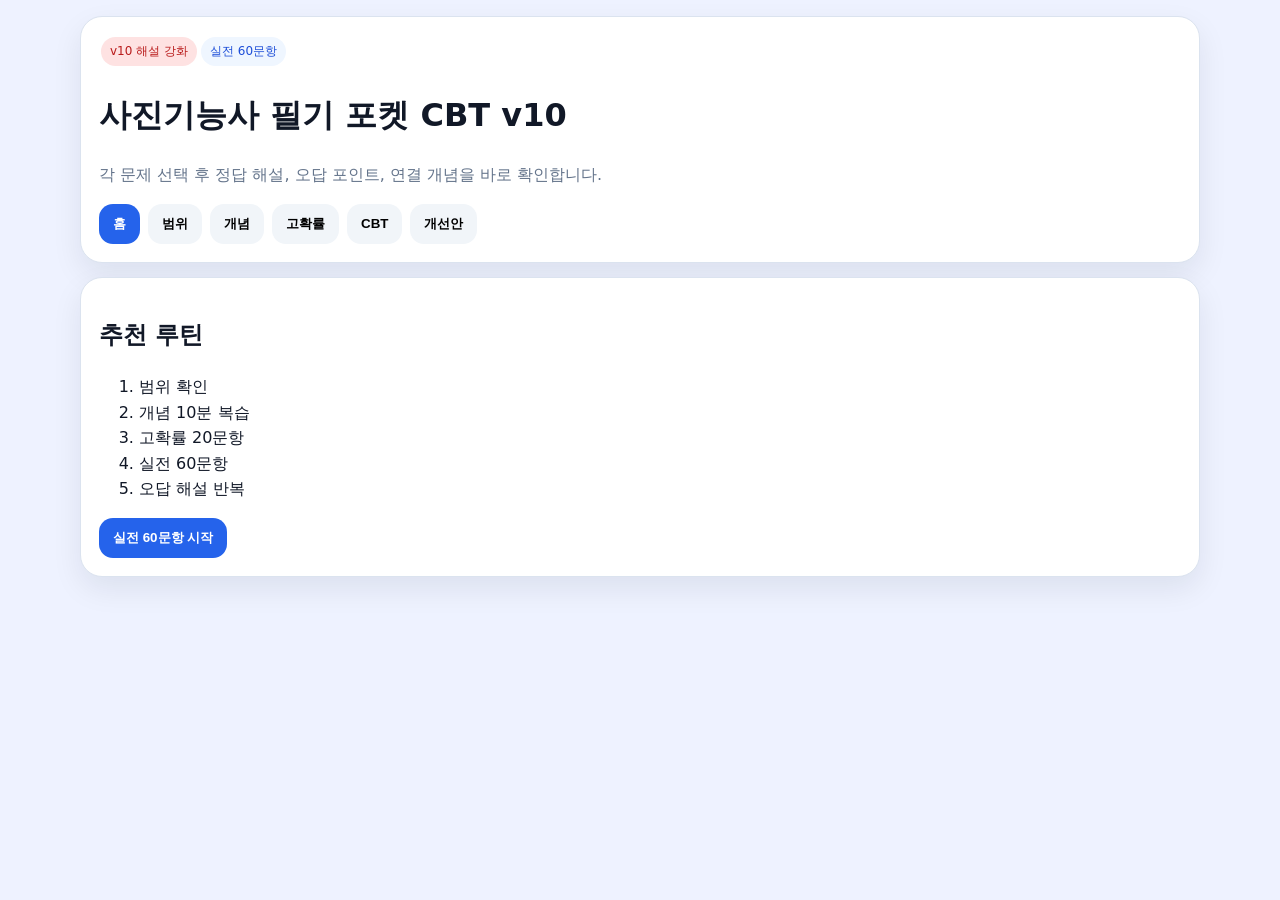
<file: photo-cbt-pocket/v10.html>
<!doctype html><html lang="ko"><head><meta charset="utf-8"><meta name="viewport" content="width=device-width,initial-scale=1"><title>사진기능사 필기 포켓 CBT v10</title><style>body{margin:0;background:#eef2ff;color:#111827;font-family:system-ui,-apple-system,BlinkMacSystemFont,'Segoe UI',sans-serif;line-height:1.6}.app{max-width:1120px;margin:auto;padding:16px}.card{background:#fff;border:1px solid #dbe3ef;border-radius:22px;padding:18px;box-shadow:0 12px 30px #0f172a14;margin-bottom:14px}.tabs{display:flex;gap:8px;flex-wrap:wrap}.btn,.tabs button{border:0;border-radius:14px;padding:11px 14px;background:#f1f5f9;font-weight:800;cursor:pointer}.on,.primary{background:#2563eb!important;color:#fff}.grid{display:grid;grid-template-columns:300px 1fr;gap:12px}.tag{display:inline-block;background:#eff6ff;color:#1d4ed8;border-radius:999px;padding:5px 9px;font-size:12px;margin:2px}.hot{background:#fee2e2;color:#b91c1c}.q{font-size:22px;font-weight:900}.opt{display:block;width:100%;border:1px solid #dbe3ef;background:#fff;border-radius:15px;padding:13px;text-align:left;margin:8px 0}.good{border-color:#16a34a!important;background:#ecfdf5!important}.bad{border-color:#dc2626!important;background:#fef2f2!important}.box{border-radius:16px;padding:13px;margin:10px 0}.why{background:#ecfdf5;border:1px solid #bbf7d0}.wrong{background:#fff7ed;border:1px solid #fed7aa}.key{background:#eff6ff;border:1px solid #bfdbfe}.bar{height:10px;background:#e2e8f0;border-radius:99px;overflow:hidden}.bar i{display:block;height:100%;background:linear-gradient(90deg,#2563eb,#38bdf8)}table{width:100%;border-collapse:collapse}td,th{border-bottom:1px solid #e5e7eb;padding:8px;text-align:left}.muted{color:#64748b}@media(max-width:760px){.grid{grid-template-columns:1fr}.app{padding:10px}.q{font-size:19px}}</style></head><body><div class="app"><div class="card"><span class="tag hot">v10 해설 강화</span><span class="tag">실전 60문항</span><h1>사진기능사 필기 포켓 CBT v10</h1><p class="muted">각 문제 선택 후 정답 해설, 오답 포인트, 연결 개념을 바로 확인합니다.</p><div class="tabs" id="tabs"></div></div><main id="view"></main></div><script>
const scope=[['광학·노출·색',18,'조리개·셔터·ISO·렌즈·측광·색온도'],['디지털 이미지 프로세싱',15,'RAW/JPEG·색공간·히스토그램·동적범위'],['사진사·사진이론',13,'옵스큐라·니엡스·다게르·탈보트·사진 기능'],['카메라·촬영 실무',7,'AF·필터·플래시·조명'],['재료·현상',5,'잠상·현상·정착·필름'],['장비·안전관리',2,'전기·열·낙하·동선']];
const concepts=`사진사 전체 흐름|옵스큐라 → 은염 → 니엡스 → 다게르 → 탈보트 → 습판 → 건판 → 롤필름 → 컬러 → 디지털|역사는 이름보다 기술 문제의 해결 흐름으로 외우면 덜 헷갈립니다.
노출 삼각형|조리개는 빛의 통로, 셔터는 시간, ISO는 감도입니다.|한 요소를 바꾸면 다른 요소로 노출을 보정할 수 있습니다.
조리개와 심도|낮은 F값은 밝고 심도가 얕으며, 높은 F값은 어둡고 심도가 깊습니다.|F값 숫자와 구멍 크기는 반대입니다.
색온도와 WB|높은 K는 푸른 느낌, 낮은 K는 붉은 느낌입니다.|화이트밸런스는 광원색을 보정해 흰색을 흰색답게 만듭니다.
RAW/JPEG|RAW는 보정 폭, JPEG는 호환성과 압축이 핵심입니다.|RAW는 완성 이미지보다 현상 전 데이터에 가깝습니다.
현상·정착|노출 후 잠상이 생기고, 현상으로 보이게 하며, 정착으로 안정화합니다.|정지는 현상을 멈추고 정착은 미노광 은염을 제거합니다.`.split('\n').map(x=>{let p=x.split('|');return{t:p[0],k:p[1],d:p[2]}});
const data=`광학·노출·색|조리개 F값이 낮아질 때 가장 적절한 설명은?|빛이 적게 들어오고 심도가 깊어진다;빛이 많이 들어오고 피사계 심도가 얕아진다;색온도만 높아진다;초점거리가 자동으로 길어진다|1|F값이 낮으면 조리개가 크게 열려 빛이 많이 들어오고 심도는 얕아집니다.|높은 F값 설명과 헷갈리지 마세요. 색온도와 초점거리는 직접 변화하지 않습니다.|조리개와 피사계 심도
광학·노출·색|셔터속도 1/1000초의 주된 효과는?|움직임 정지;움직임 흐림 증가;화이트밸런스 변경;해상도 감소|0|빠른 셔터는 짧은 시간만 빛을 받아 움직임을 정지시키기 쉽습니다.|흐림 표현은 느린 셔터의 효과입니다.|셔터속도
광학·노출·색|ISO를 높이면 일반적으로 증가하는 것은?|노이즈;초점거리;조리개 날 수;색공간|0|ISO는 감도/신호 증폭과 관련되어 밝기 확보에 유리하지만 노이즈가 늘 수 있습니다.|렌즈 구조나 색공간은 ISO로 바뀌지 않습니다.|ISO
광학·노출·색|1/125초에서 1/250초로 바꾸면 빛의 양은?|2배 증가;절반 감소;변화 없음;색온도 변화|1|셔터가 두 배 빨라져 노출 시간은 절반이 됩니다.|분모가 커질수록 실제 시간은 짧아집니다.|스톱 계산
광학·노출·색|얕은 피사계 심도를 만들기 쉬운 조건은?|높은 F값·짧은 초점거리·먼 거리;낮은 F값·긴 초점거리·가까운 거리;파일명 변경;JPEG 압축률 증가|1|낮은 F값, 긴 초점거리, 가까운 촬영거리는 배경흐림을 키웁니다.|파일명과 압축률은 피사계 심도에 영향을 주지 않습니다.|피사계 심도
광학·노출·색|스팟측광이 유용한 경우는?|전체 평균 측정;특정 작은 영역 기준 노출;렌즈 무게 측정;메모리 포맷|1|스팟측광은 좁은 영역의 밝기를 기준으로 노출을 잡습니다.|전체 평균은 평가/평균측광에 가깝습니다.|측광
광학·노출·색|눈밭이 자동노출에서 어둡게 나올 때 적절한 보정은?|+ 노출보정;- 노출보정;ISO 0;렌즈캡 장착|0|카메라는 밝은 눈밭을 회색으로 낮춰 해석할 수 있어 +보정이 필요합니다.|-보정은 더 어둡게 만듭니다.|노출보정
광학·노출·색|광각렌즈 특징은?|넓은 화각과 원근감 강조;항상 배경 압축;초점거리가 길다;움직임 자동 정지|0|광각은 넓게 담고 가까운 것과 먼 것의 거리감이 강조됩니다.|배경 압축은 망원 쪽 특징입니다.|렌즈와 화각
광학·노출·색|망원렌즈 특징은?|화각이 넓다;좁은 화각과 압축감;항상 심도가 깊다;색온도 증가|1|망원은 멀리 있는 대상을 크게 담고 배경 압축감을 만듭니다.|심도는 조리개·거리도 함께 봐야 합니다.|렌즈와 화각
광학·노출·색|색온도 K값이 높을수록 일반적인 느낌은?|붉고 따뜻함;푸르고 차가움;무조건 흑백;노출 과다|1|일반적으로 높은 K는 푸른 느낌, 낮은 K는 붉은 느낌입니다.|노출이나 흑백 여부와 직접 관계 없습니다.|색온도
광학·노출·색|화이트밸런스 목적은?|광원 색 편차 보정;셔터막 교체;초점거리 증가;메모리 속도 향상|0|화이트밸런스는 광원 때문에 생긴 색 치우침을 보정합니다.|하드웨어 교체나 저장속도 문제가 아닙니다.|화이트밸런스
광학·노출·색|RGB 색 표현 원리는?|가산혼합;감산혼합만;은염 현상;플래시 동조|0|RGB는 빛을 더해 색을 만드는 가산혼합입니다.|CMYK 인쇄는 감산혼합과 관련됩니다.|색 원리
광학·노출·색|어두운 곳 명암 인식과 관련 깊은 세포는?|추상체;간상체;수정체;홍채|1|간상체는 어두운 곳의 명암 인식에 관여합니다.|추상체는 색각과 밝은 환경 시각에 관련됩니다.|시각기관
광학·노출·색|히스토그램 오른쪽 끝이 잘리면?|하이라이트 클리핑;초점거리 증가;색공간 없음;배터리 부족|0|오른쪽은 밝은 영역이므로 하이라이트 정보 손실을 의심합니다.|히스토그램은 밝기 분포표입니다.|히스토그램
광학·노출·색|GN40 플래시로 5m 피사체 촬영 시 조리개는?|F2;F4;F8;F16|2|조리개값=GN÷거리=40÷5=8입니다.|가이드넘버 계산식만 알면 맞힐 수 있습니다.|가이드넘버
광학·노출·색|초점이 맞는다는 의미는?|선명한 상이 센서/필름면에 맺힘;색온도 5500K;JPEG 용량 감소;필름 정착|0|렌즈가 만든 상이 기록면에 정확히 맺혀 선명한 상태입니다.|색온도·파일용량·정착과 구분합니다.|상 형성
광학·노출·색|대비의 의미는?|렌즈 브랜드;밝고 어두운 부분의 차이;메모리 규격;셔터막 속도|1|대비는 밝은 부분과 어두운 부분의 차이를 뜻합니다.|장비 규격이 아니라 톤 표현 용어입니다.|톤·대비
광학·노출·색|관용도가 큰 경우의 장점은?|노출 오차 허용 폭이 넓다;렌즈 자동 교체;항상 용량 작음;색온도 삭제|0|관용도는 노출 과다/부족을 견디는 범위입니다.|파일 크기나 렌즈 교체와 관련 없습니다.|관용도
디지털 이미지 프로세싱|RAW 파일의 장점은?|보정 폭이 크다;항상 용량이 작다;브라우저 호환성 최고;압축 손실 큼|0|RAW는 센서 정보를 많이 보존해 노출과 색 보정에 유리합니다.|용량과 호환성은 JPEG가 유리한 경우가 많습니다.|RAW
디지털 이미지 프로세싱|JPEG 특징은?|손실 압축과 높은 호환성;무압축 센서 데이터;현상액 이름;렌즈 종류|0|JPEG는 손실 압축이 적용되지만 호환성이 좋습니다.|원본 센서 데이터는 RAW에 가깝습니다.|JPEG
디지털 이미지 프로세싱|웹용 색공간으로 안정적인 것은?|sRGB;CMYK 전용;Lab 전용;색공간 없음|0|sRGB는 웹과 일반 디스플레이 호환성이 좋습니다.|CMYK는 인쇄 쪽과 관련됩니다.|색공간
디지털 이미지 프로세싱|ICC 프로파일 역할은?|장치 간 색 특성 관리;초점거리 변경;셔터속도 증가;배터리 충전|0|ICC는 모니터·프린터 등 장치의 색 해석을 맞추는 정보입니다.|카메라 물리 설정을 바꾸는 기능이 아닙니다.|색관리
디지털 이미지 프로세싱|비트심도가 높을수록 좋은 점은?|계조 표현이 풍부하다;렌즈가 밝아진다;셔터가 빨라진다;배터리 충전|0|비트심도는 색과 밝기 단계의 수와 관련됩니다.|렌즈 밝기와 셔터속도와는 다릅니다.|비트심도
디지털 이미지 프로세싱|동적범위가 넓다는 뜻은?|명암 정보를 더 많이 담음;노이즈 0;초점 자동 고정;파일명 짧음|0|하이라이트와 섀도 정보를 더 넓게 보존할 수 있습니다.|노이즈가 완전히 사라진다는 뜻은 아닙니다.|동적범위
디지털 이미지 프로세싱|RAW 현상의 의미는?|RAW 데이터를 밝기·색·대비로 처리;암실 약품만 사용;파일 삭제;렌즈 분해|0|디지털 RAW 현상은 소프트웨어로 이미지를 해석·보정하는 과정입니다.|화학 현상과 용어는 비슷하지만 과정은 다릅니다.|RAW 현상
디지털 이미지 프로세싱|과도한 샤프닝 문제는?|윤곽 부자연스러움과 노이즈 강조;초점거리 증가;메모리 속도 향상;색온도 0K|0|샤프닝이 과하면 헤일로와 노이즈가 두드러질 수 있습니다.|실제 초점 정보를 새로 만드는 기능이 아닙니다.|샤프닝
디지털 이미지 프로세싱|AI 노이즈 감소 사용 시 주의점은?|디테일 손실 확인;노출 이론 완전 대체;초점거리 변경;현상 순서 삭제|0|노이즈는 줄어도 피부·머리카락·질감이 뭉개질 수 있습니다.|AI 기능도 기본 노출 원리를 대체하지 않습니다.|노이즈 감소
디지털 이미지 프로세싱|DPI/PPI에서 중요한 것은?|출력 크기와 픽셀 수 함께 고려;DPI만 바꾸면 픽셀 증가;렌즈 밝기 단위;색온도 단위|0|출력 품질은 픽셀 수와 출력 크기를 함께 봐야 합니다.|숫자만 바꾼다고 디테일이 생기지 않습니다.|출력 해상도
디지털 이미지 프로세싱|전자셔터 주의점은?|LED 밴딩·롤링셔터;필름 현상 불가;조리개 삭제;색공간 고정|0|전자셔터는 조용하지만 LED 조명에서 밴딩이나 왜곡이 생길 수 있습니다.|전자셔터는 파일 색공간을 고정하지 않습니다.|전자셔터
디지털 이미지 프로세싱|HDR 목적은?|넓은 명암 범위 표현;초점거리 변경;필름 정착;메모리 포맷|0|HDR은 밝은 곳과 어두운 곳 정보를 함께 살리는 처리입니다.|렌즈나 필름 화학과 관련 없습니다.|HDR
디지털 이미지 프로세싱|EXIF가 담을 수 있는 정보는?|촬영 노출·카메라·렌즈 정보;현상액 농도만;필름 은염층만;조명 열량만|0|EXIF는 촬영 설정과 장비 정보를 담는 메타데이터입니다.|현상액 농도나 필름층 자체가 아닙니다.|EXIF
디지털 이미지 프로세싱|HEIF 사용 시 확인할 점은?|호환성;조리개 날 수;필름 현상액;수은 증기|0|HEIF는 효율적이지만 기기와 서비스 호환성을 확인해야 합니다.|초기 사진술 재료와 관련 없습니다.|HEIF
디지털 이미지 프로세싱|클리핑의 의미는?|밝기 정보 손실 가능성;초점거리 증가;색공간 확대;감도 감소|0|밝거나 어두운 정보가 한계 밖으로 밀려 디테일이 사라질 수 있습니다.|초점거리와 색공간 확대가 아닙니다.|클리핑
디지털 이미지 프로세싱|RAW가 JPEG보다 WB 보정에 유리한 이유는?|원본 정보가 많이 남아 있음;파일명이 길어서;항상 용량 작음;자동 보정이라서|0|RAW는 색 정보가 덜 고정되어 화이트밸런스 조정 여지가 큽니다.|파일명이나 자동 보정이 핵심이 아닙니다.|RAW
사진사·사진이론|카메라 옵스큐라 설명으로 옳은 것은?|감광 종이 이름;어두운 공간에 외부 상이 거꾸로 맺힘;디지털 AF 모드;컬러 필름층|1|카메라 옵스큐라는 사진기 이전의 광학적 상 투영 원리입니다.|감광재료가 아니라 장치/원리입니다.|옵스큐라
사진사·사진이론|니엡스와 관련 깊은 용어는?|헬리오그래피;칼로타입;오토크롬;전자셔터|0|니엡스는 헬리오그래피와 초기 영구 사진으로 연결합니다.|칼로타입은 탈보트입니다.|니엡스
사진사·사진이론|르 그라 창밖 풍경은?|니엡스의 초기 영구 사진;최초 RAW;최초 컬러 필름;현대 보도사진|0|현존하는 가장 이른 영구 사진 사례로 니엡스와 연결합니다.|디지털이나 컬러 필름 문제가 아닙니다.|사진사
사진사·사진이론|다게레오타입 특징은?|종이 네거티브;은판 직접양화·복제 어려움;디지털 포맷;컬러 필름층|1|다게레오타입은 선명한 단일 직접양화 방식입니다.|종이 네거티브는 칼로타입입니다.|다게레오타입
사진사·사진이론|칼로타입 핵심은?|종이 네거티브와 복제 가능성;은판 직접양화;무선통신;전자셔터|0|탈보트의 칼로타입은 네거티브에서 여러 장을 만들 수 있습니다.|은판 직접양화는 다게레오타입입니다.|칼로타입
사진사·사진이론|포토제닉 드로잉은?|감광 종이에 물체 실루엣 기록;수은 증기 현상;CMOS 배열;플래시 동조|0|탈보트의 초기 실험으로 감광 종이와 실루엣 기록이 핵심입니다.|수은 증기는 다게레오타입 현상 쪽입니다.|포토제닉 드로잉
사진사·사진이론|습판 콜로디온 특징은?|젖은 상태 처리;건조 후 오래 보관;디지털 압축;색온도 단위|0|습판은 마르기 전에 노출·현상해야 했습니다.|건판과 반대로 묻는 문제를 주의합니다.|습판
사진사·사진이론|건판의 장점은?|미리 준비하고 나중에 현상 가능;항상 젖은 상태만;현상 과정 없음;은염 없음|0|건판은 보관성과 편의성이 좋아 습판의 불편을 줄였습니다.|현상 과정이 사라진 것은 아닙니다.|건판
사진사·사진이론|맥스웰 컬러 실험과 관련 원리는?|RGB 가산혼합;CMYK만;흑백 정착액;스팟측광|0|맥스웰은 초기 컬러 실험과 RGB 가산혼합으로 연결됩니다.|인쇄 감산혼합과 구분합니다.|컬러 사진사
사진사·사진이론|픽토리얼리즘은?|회화적이고 부드러운 표현;사진 직접성 강조;노이즈 제거;현상액 농도|0|픽토리얼리즘은 회화처럼 보이는 예술적 표현을 중시합니다.|사진의 직접성은 스트레이트 포토그래피입니다.|사진이론
사진사·사진이론|스트레이트 포토그래피는?|선명성·직접성·사진 고유성;무조건 흐림;현상 금지;컬러 금지|0|사진 매체의 직접성과 선명한 묘사를 중시합니다.|픽토리얼리즘과 대비해서 외웁니다.|사진이론
사진사·사진이론|다큐멘터리 사진 기능은?|현실 기록과 사회적 전달;렌즈 수리;배터리 충전;추상무늬만|0|다큐멘터리는 현실과 사회적 맥락을 기록·전달합니다.|장비 관리나 단순 추상표현만 뜻하지 않습니다.|사진 기능
사진사·사진이론|사진의 기록성과 표현성 설명으로 옳은 것은?|현실 기록+촬영자 선택이 결과 변화;항상 완전 객관;창작 개입 없음;같은 장소는 항상 같음|0|사진은 현실을 바탕으로 하지만 구도·노출·보정에 따라 표현이 달라집니다.|완전 객관이라는 보기는 시험에서 함정입니다.|사진이론
재료·현상|고감도 필름 특징은?|입자가 거칠 수 있음;색온도 항상 낮음;현상 불필요;셔터 사라짐|0|감도가 높으면 어두운 곳에 유리하지만 입상성이 커질 수 있습니다.|필름은 현상이 필요합니다.|필름 감도
재료·현상|흑백 필름 기본 순서는?|현상-정지-정착-수세-건조;정착-현상-건조-정지;수세-건조-현상;촬영-삭제-압축|0|기본 순서는 현상, 정지, 정착, 수세, 건조입니다.|정지와 정착 순서 함정을 주의하세요.|현상 순서
재료·현상|정착의 역할은?|미노광 은염 제거와 안정화;색온도 상승;렌즈 왜곡;AF 가속|0|정착은 빛에 계속 반응하지 않도록 이미지를 안정화합니다.|현상은 보이게, 정착은 안정화입니다.|정착
재료·현상|잠상은?|노출 후 생기는 보이지 않는 상;완성 JPEG;초점거리;인쇄 해상도|0|감광재료가 빛을 받은 뒤 보이지 않는 잠상이 형성됩니다.|현상 전 단계입니다.|잠상
재료·현상|컬러 네거티브 필름층 이해로 적절한 것은?|여러 감광층과 색재현 원리;항상 단일 흑백층;디지털 센서만;조리개값|0|컬러 필름은 여러 감광층과 색재현 구조를 가집니다.|단일 흑백층만이라는 설명은 틀립니다.|컬러 필름
카메라·촬영 실무|AF-C가 적합한 상황은?|움직이는 피사체 추적;정지 문서 복사;색온도 측정;필름 정착|0|AF-C는 연속 초점으로 움직이는 피사체에 유리합니다.|정지 피사체는 AF-S가 적합한 경우가 많습니다.|AF
카메라·촬영 실무|주광과 보조광 설명으로 옳은 것은?|주광은 주된 빛, 보조광은 그림자 완화;보조광은 항상 더 강함;주광은 파일 포맷;둘 다 색공간|0|주광은 방향과 분위기, 보조광은 그림자와 명암비를 조절합니다.|보조광이 항상 더 강한 것은 아닙니다.|조명
카메라·촬영 실무|편광필터 용도는?|반사 조절과 하늘 색 강조;ISO 자동 증가;셔터막 교체;파일 압축|0|편광필터는 반사 조절과 하늘 색 강조에 쓰입니다.|감도나 파일 압축과 무관합니다.|필터
카메라·촬영 실무|ND 필터 용도는?|광량 감소;색온도 상승만;초점거리 증가;해상도 증가|0|ND 필터는 빛의 양을 줄여 느린 셔터나 큰 조리개를 가능하게 합니다.|해상도 증가 장치가 아닙니다.|필터
카메라·촬영 실무|손떨림을 줄이는 방법은?|빠른 셔터속도와 안정 자세;색공간 변경;파일명 변경;정착액 교체|0|흔들림은 촬영 순간 움직임이므로 셔터속도와 자세가 중요합니다.|색공간과 파일명은 영향 없습니다.|손떨림
카메라·촬영 실무|플래시 동조란?|셔터와 플래시 발광 타이밍 일치;RAW를 JPEG 변환;필름 수세;색온도 낮춤|0|셔터가 열려 있는 순간 플래시가 발광하도록 맞추는 것입니다.|파일 변환과 필름 수세가 아닙니다.|동조
카메라·촬영 실무|미러리스 EVF 특징은?|전자식 화면으로 노출/색 미리보기 가능;반드시 필름 사용;수은 현상;은판 직접양화|0|EVF는 전자식 뷰파인더라 노출과 WB 미리보기가 가능합니다.|초기 사진술 방식과 구분합니다.|EVF
장비·안전관리|촬영장 안전관리로 적절한 것은?|케이블과 조명 스탠드 고정;배터리 손상 방치;젖은 손으로 전원 조작;통로에 삼각대 방치|0|전원, 동선, 낙하, 화상 사고를 예방해야 합니다.|나머지는 위험 행동입니다.|안전관리
장비·안전관리|조명 장비 사용 시 주의점은?|열·전원·낙하·동선 관리;젖은 손으로 플러그;스탠드 통로 방치;팽창 배터리 사용|0|조명은 발열과 낙하, 전원 위험이 있어 안전관리가 필요합니다.|나머지는 사고 위험을 높입니다.|안전관리`.split('\n').map((l,i)=>{let p=l.split('|');return{id:'q'+(i+1),area:p[0],q:p[1],o:p[2].split(';'),a:+p[3],why:p[4],wrong:p[5],link:p[6]}});
const tabs=['홈','범위','개념','고확률','CBT','개선안'];let cur=0,quiz=[],idx=0,ans=[],timer=null,remain=3600;const $=s=>document.querySelector(s);function draw(){let t=$('#tabs');t.innerHTML='';tabs.forEach((x,i)=>{let b=document.createElement('button');b.textContent=x;b.className=i==cur?'on':'';b.onclick=()=>{cur=i;render()};t.appendChild(b)})}function render(){draw();let v=$('#view');if(cur==0)v.innerHTML='<div class="card"><h2>추천 루틴</h2><ol><li>범위 확인</li><li>개념 10분 복습</li><li>고확률 20문항</li><li>실전 60문항</li><li>오답 해설 반복</li></ol><button class="btn primary" onclick="cur=4;render();start(60)">실전 60문항 시작</button></div>';if(cur==1)v.innerHTML='<div class="card"><h2>실전 비중</h2><table><tr><th>영역</th><th>문항</th><th>핵심</th></tr>'+scope.map(x=>`<tr><td>${x[0]}</td><td>${x[1]}</td><td>${x[2]}</td></tr>`).join('')+'</table></div>';if(cur==2)v.innerHTML='<div class="card"><h2>핵심 개념</h2>'+concepts.map(c=>`<div class="box key"><b>${c.t}</b><br>${c.k}<p>${c.d}</p></div>`).join('')+'</div>';if(cur==3)v.innerHTML='<div class="card"><h2>나올 확률 높은 키워드</h2>'+['조리개','셔터속도','ISO','피사계 심도','측광','화이트밸런스','RAW/JPEG','히스토그램','색공간','동적범위','니엡스','다게레오타입','칼로타입','현상·정착','가이드넘버','AF-C','ND/편광필터','안전관리'].map((x,i)=>`<span class="tag ${i<10?'hot':''}">${i+1}. ${x}</span>`).join('')+'</div>';if(cur==4)v.innerHTML='<div class="grid"><div class="card"><h2>CBT</h2><button class="btn primary" onclick="start(60)">실전 60문항/60분</button><button class="btn" onclick="start(20)">고확률 20문항</button><button class="btn" onclick="startWrong()">오답만</button><button class="btn" onclick="localStorage.removeItem(\'wrongV10lite\');alert(\'삭제\')">오답 초기화</button></div><div class="card" id="qbox">대기</div></div>';if(cur==5)v.innerHTML='<div class="card"><h2>더 개선할 부분</h2><ol><li>실제 CBT 복사문 자동 파서 강화</li><li>취약 영역 자동 추천</li><li>시험 전날 30분 모드</li><li>사진사 연표 카드</li><li>가이드넘버·스톱 계산 전용 훈련</li><li>PWA 캐시 업데이트 안내</li></ol></div>'}function start(n){quiz=data.slice(0,n);idx=0;ans=Array(quiz.length).fill(null);remain=3600;if(n==60){clearInterval(timer);timer=setInterval(()=>{remain--;if(remain<=0)result();tick()},1000)}else{clearInterval(timer);timer=null}show()}function startWrong(){let w=JSON.parse(localStorage.wrongV10lite||'[]');quiz=data.filter(q=>w.includes(q.id));if(!quiz.length)return alert('오답 없음');idx=0;ans=Array(quiz.length).fill(null);clearInterval(timer);timer=null;show()}function tick(){let e=$('#time');if(e)e.textContent=timer?Math.floor(remain/60)+':'+String(remain%60).padStart(2,'0'):'학습'}function show(){let q=quiz[idx];$('#qbox').innerHTML=`<b>${idx+1}/${quiz.length}</b> <span class="tag">${q.area}</span> <span class="tag hot" id="time">학습</span><div class="bar"><i style="width:${(idx+1)/quiz.length*100}%"></i></div><p class="q">${q.q}</p>${q.o.map((o,i)=>`<button class="opt" onclick="choose(${i})">${i+1}. ${o}</button>`).join('')}<div id="exp"></div><div class="tabs"><button class="btn" onclick="prev()">이전</button><button class="btn primary" onclick="next()">${idx==quiz.length-1?'결과':'다음'}</button></div>`;tick();if(ans[idx]!=null)mark()}function choose(i){ans[idx]=i;mark()}function mark(){let q=quiz[idx];document.querySelectorAll('.opt').forEach((b,i)=>{b.classList.toggle('good',i==q.a);b.classList.toggle('bad',ans[idx]==i&&i!=q.a)});$('#exp').innerHTML=`<div class="box why"><b>정답 해설</b><br>${q.why}</div><div class="box wrong"><b>오답 포인트</b><br>${q.wrong}</div><div class="box key"><b>연결 개념</b><br>${q.link}</div>`}function prev(){if(idx>0){idx--;show()}}function next(){if(idx<quiz.length-1){idx++;show()}else result()}function result(){clearInterval(timer);let c=0,w=JSON.parse(localStorage.wrongV10lite||'[]'),by={};quiz.forEach((q,i)=>{by[q.area]=by[q.area]||[0,0];by[q.area][1]++;if(ans[i]==q.a){c++;by[q.area][0]++}else if(!w.includes(q.id))w.push(q.id)});localStorage.wrongV10lite=JSON.stringify(w);$('#qbox').innerHTML=`<h2>결과 ${c}/${quiz.length}</h2><p>${quiz.length==60?'36문항 이상이면 합격권입니다.':''}</p><table><tr><th>영역</th><th>정답</th></tr>${Object.entries(by).map(([a,v])=>`<tr><td>${a}</td><td>${v[0]}/${v[1]}</td></tr>`).join('')}</table><button class="btn primary" onclick="startWrong()">오답만 다시 풀기</button>`}render();</script></body></html>
</file>
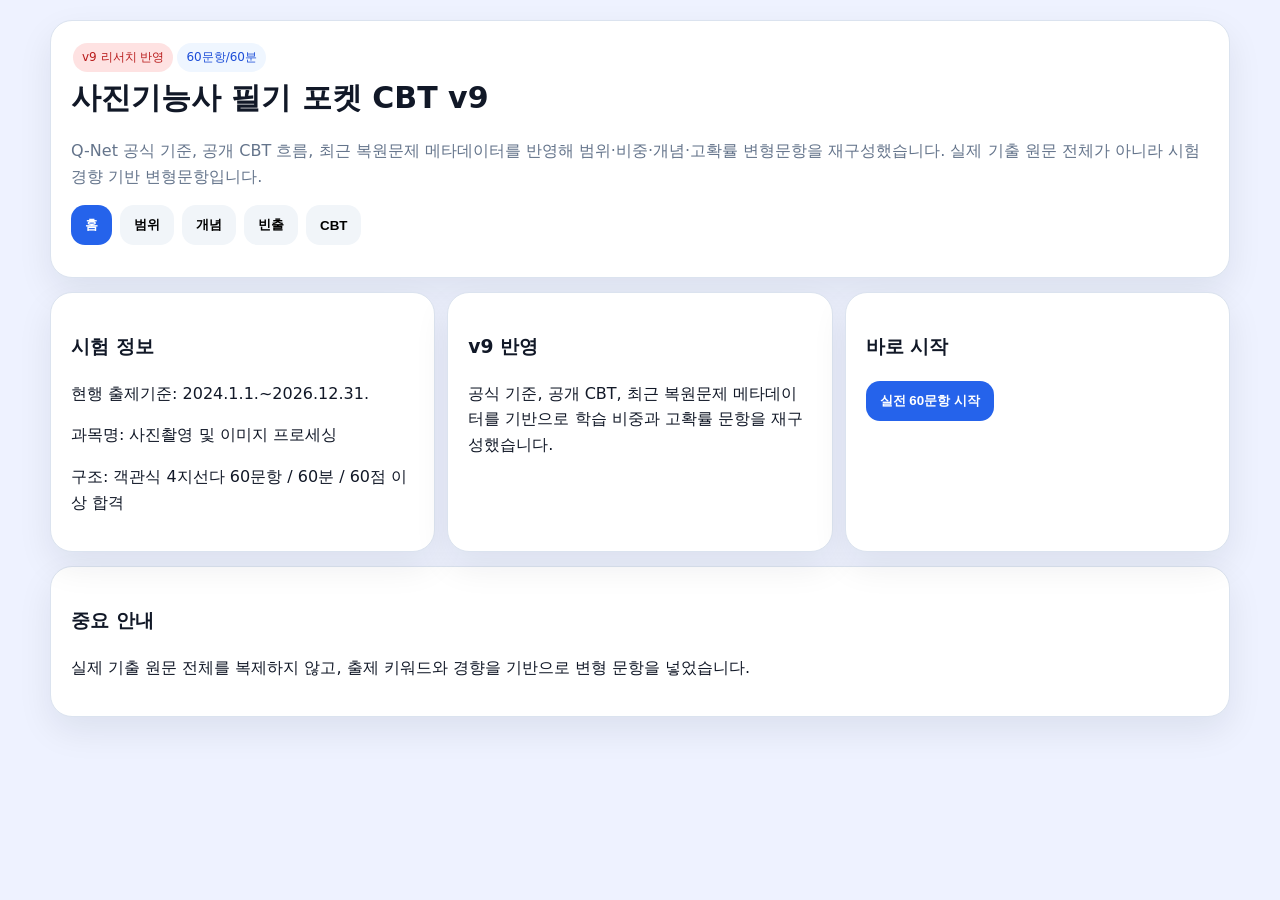
<file: photo-cbt-pocket/v9.html>
<!doctype html><html lang="ko"><head><meta charset="utf-8"><meta name="viewport" content="width=device-width,initial-scale=1"><title>사진기능사 필기 포켓 CBT v9</title><style>body{margin:0;background:#eef2ff;color:#111827;font-family:system-ui,-apple-system,BlinkMacSystemFont,'Segoe UI',sans-serif;line-height:1.6}.app{max-width:1180px;margin:auto;padding:20px}.hero,.card{background:#fff;border:1px solid #dbe3ef;border-radius:22px;padding:20px;box-shadow:0 14px 35px #0f172a14;margin-bottom:14px}.hero h1{font-size:30px;margin:0 0 8px}.muted{color:#64748b}.tabs{display:flex;gap:8px;flex-wrap:wrap;margin:12px 0}.tabs button,.btn{border:0;border-radius:14px;padding:11px 14px;background:#f1f5f9;font-weight:800;cursor:pointer}.tabs button.on,.btn.primary{background:#2563eb;color:white}.grid{display:grid;grid-template-columns:repeat(3,1fr);gap:12px}.two{display:grid;grid-template-columns:320px 1fr;gap:12px}.tag{display:inline-block;background:#eff6ff;color:#1d4ed8;border-radius:999px;padding:5px 9px;font-size:12px;margin:2px}.hot{background:#fee2e2;color:#b91c1c}.table{width:100%;border-collapse:collapse}.table th,.table td{border-bottom:1px solid #e5e7eb;padding:9px;text-align:left}.box{border-radius:16px;padding:13px;margin:10px 0}.key{background:#eff6ff;border:1px solid #bfdbfe}.warn{background:#fff7ed;border:1px solid #fed7aa}.ok{background:#ecfdf5;border:1px solid #bbf7d0}.list{display:grid;gap:8px;max-height:68vh;overflow:auto}.item{border:1px solid #dbe3ef;background:#fff;border-radius:15px;padding:12px;text-align:left;cursor:pointer}.item.on{background:#eff6ff;border-color:#93c5fd}.q{font-size:21px;font-weight:900}.opt{display:block;width:100%;border:1px solid #dbe3ef;background:#fff;border-radius:15px;padding:13px;text-align:left;margin:8px 0;cursor:pointer}.opt.sel{border-color:#2563eb;background:#eff6ff}.opt.good{border-color:#16a34a;background:#ecfdf5}.opt.bad{border-color:#dc2626;background:#fef2f2}.bar{height:10px;background:#e2e8f0;border-radius:999px;overflow:hidden}.bar i{display:block;height:100%;background:linear-gradient(90deg,#2563eb,#38bdf8)}input,select{border:1px solid #dbe3ef;border-radius:14px;padding:11px;width:100%}@media(max-width:800px){.app{padding:12px}.grid,.two{grid-template-columns:1fr}.hero h1{font-size:24px}.list{max-height:none}.table{font-size:13px}}</style></head><body><div class="app"><section class="hero"><span class="tag hot">v9 리서치 반영</span><span class="tag">60문항/60분</span><h1>사진기능사 필기 포켓 CBT v9</h1><p class="muted">Q-Net 공식 기준, 공개 CBT 흐름, 최근 복원문제 메타데이터를 반영해 범위·비중·개념·고확률 변형문항을 재구성했습니다. 실제 기출 원문 전체가 아니라 시험 경향 기반 변형문항입니다.</p><div class="tabs" id="tabs"></div></section><main id="view"></main></div><script>
const W=[['광학·노출·색',30,18,'최상','조리개·셔터·ISO·렌즈·측광·색온도·화이트밸런스 반복'],['디지털 이미지 프로세싱',25,15,'최상','현행 과목명에 이미지 프로세싱이 포함되어 RAW/JPEG·색관리·출력이 중요'],['사진사·사진이론',22.2,13,'상','니엡스·다게르·탈보트·옵스큐라·사진 기능성 암기형'],['카메라·촬영 실무',12.2,7,'상','AF·필터·플래시·조명·촬영 판단'],['재료·현상',7.8,5,'중상','은염·잠상·현상·정착·필름층'],['장비·안전관리',2.8,2,'중','전기·케이블·조명·배터리 안전']];
const C=`사진사·사진이론|카메라 옵스큐라|어두운 방이나 상자에 작은 구멍/렌즈를 통해 외부 장면이 거꾸로 맺히는 광학 원리|감광재료가 아니라 상 투영 장치
사진사·사진이론|은염과 감광성|은염은 빛에 반응해 화학 변화가 일어나는 감광 물질이며 필름 사진의 핵심|사진=광학적 상+감광재료+현상/정착
사진사·사진이론|니엡스와 헬리오그래피|니엡스는 초기 영구 사진과 헬리오그래피로 기억한다|태양으로 그린다는 의미, 다게레오타입과 구분
사진사·사진이론|르 그라 창밖 풍경|현존하는 가장 이른 영구 사진으로 알려진 사례|긴 노출과 낮은 감도 한계
사진사·사진이론|다게르와 다게레오타입|은도금 구리판을 이용한 선명한 직접양화 방식|복제가 어려운 단일 이미지
사진사·사진이론|탈보트와 칼로타입|종이 네거티브에서 여러 장을 만들 수 있는 네거티브-포지티브 방식|복제 가능성이 핵심
사진사·사진이론|포토제닉 드로잉|감광 종이에 물체를 올려 실루엣을 기록한 방식|탈보트와 연결
사진사·사진이론|습판 콜로디온|유리판을 젖은 상태에서 노출·현상해야 하는 방식|선명하지만 현장 처리가 불편
사진사·사진이론|건판과 롤필름|건판은 보관성이 좋아졌고 롤필름은 사진 대중화에 기여|습판→건판→롤필름 흐름
사진사·사진이론|맥스웰과 컬러 사진|맥스웰의 컬러 실험은 RGB 가산혼합과 연결|컬러 사진은 디지털 시대에 처음 나온 것이 아님
사진사·사진이론|픽토리얼리즘|회화적이고 부드러운 예술 표현을 중시한 사진 경향|스트레이트 포토그래피와 비교
사진사·사진이론|스트레이트 포토그래피|사진 매체의 선명성·직접성·사실성을 중시|사진 고유성 강조
사진사·사진이론|다큐멘터리·보도사진|다큐멘터리는 현실 기록, 보도사진은 뉴스성과 현장성이 강함|목적과 기능 구분
광학·노출·색|노출 삼각형|조리개·셔터속도·ISO가 노출을 결정|한 요소 변경 시 다른 요소로 보정
광학·노출·색|조리개 F값|F값이 낮을수록 밝고 피사계 심도가 얕아짐|숫자와 구멍 크기를 반대로 이해
광학·노출·색|셔터속도|빠른 셔터는 정지, 느린 셔터는 흐림 표현|느린 셔터도 표현 목적이면 정답
광학·노출·색|ISO 감도|ISO 상승은 밝기 확보와 노이즈 증가를 동반|무조건 낮은 ISO가 정답은 아님
광학·노출·색|스톱 계산|1스톱은 빛의 양 2배 또는 1/2배 변화|셔터·조리개·ISO 환산
광학·노출·색|피사계 심도|조리개·초점거리·촬영거리·센서 크기가 영향|파일명은 영향 없음
광학·노출·색|측광과 노출보정|평가·중앙중점·스팟측광을 구분하고 +/-EV 보정 이해|눈밭은 +보정 가능
광학·노출·색|렌즈 초점거리와 화각|광각은 넓고 원근감 강조, 망원은 좁고 압축감|망원=무조건 심도 깊음 아님
광학·노출·색|색온도와 화이트밸런스|낮은 K는 따뜻함, 높은 K는 차가움. WB는 광원색 보정|광원색과 보정 방향 혼동 주의
광학·노출·색|가산혼합·감산혼합|RGB는 빛의 가산혼합, CMYK는 인쇄 감산혼합|모니터와 인쇄 구분
디지털 이미지 프로세싱|RAW와 JPEG|RAW는 보정 폭이 크고 JPEG는 손실 압축과 호환성이 좋음|RAW는 완성 이미지가 아님
디지털 이미지 프로세싱|색공간과 ICC|sRGB는 웹 호환성, ICC는 장치 간 색관리|넓은 색공간은 관리 필요
디지털 이미지 프로세싱|히스토그램과 클리핑|밝기 분포와 하이라이트/섀도 손실 확인|LCD 밝기만 믿지 않음
디지털 이미지 프로세싱|비트심도와 계조|비트심도가 높으면 계조 표현이 풍부|웹 출력은 보통 8bit가 많음
디지털 이미지 프로세싱|동적범위와 HDR|밝은 곳과 어두운 곳 정보를 보존/합성|날아간 하이라이트 복구 한계
디지털 이미지 프로세싱|전자셔터와 밴딩|전자셔터는 무소음 장점이 있지만 LED 밴딩/롤링셔터 주의|항상 기계식보다 우수하지 않음
재료·현상|잠상·현상·정착|노출 후 보이지 않는 잠상이 생기고 현상으로 보이게 하며 정착으로 안정화|현상과 정착 역할 구분
재료·현상|필름 감도와 입자|고감도 필름은 어두운 곳에 유리하지만 입자가 거칠 수 있음|디지털 노이즈와 구분
재료·현상|현상 순서|현상→정지→정착→수세→건조|정지와 정착 순서 혼동 주의
카메라·촬영 실무|AF-S와 AF-C|AF-S는 정지, AF-C는 움직임 추적에 유리|초점과 손떨림은 별개
카메라·촬영 실무|가이드넘버|GN=거리×조리개값, 조리개=GN÷거리|ISO 조건 확인
카메라·촬영 실무|플래시 동조|셔터와 발광 타이밍을 맞추는 것|동조속도 제한 주의
카메라·촬영 실무|필터|ND는 광량 감소, 편광필터는 반사/하늘 조절|해상도 증가 장치 아님
장비·안전관리|촬영장 안전|케이블·조명스탠드·전원·배터리·열·동선 관리|쉬운 점수지만 실무 핵심`.split('\n').map(x=>{let p=x.split('|');return{d:p[0],t:p[1],s:p[2],k:p[3]}});
const Q=`광학·노출·색|조리개 F값이 낮아질 때 가장 적절한 변화는?|빛이 적게 들어오고 심도가 깊어진다;빛이 많이 들어오고 피사계 심도가 얕아진다;색온도만 높아진다;초점거리가 길어진다|1|F값이 낮으면 조리개가 크게 열리고 배경흐림이 커진다.
광학·노출·색|셔터속도 1/1000초의 주된 효과는?|움직임 정지에 유리하다;움직임 흐림을 크게 만든다;화이트밸런스를 바꾼다;해상도를 낮춘다|0|빠른 셔터는 움직임 정지에 유리하다.
광학·노출·색|ISO 감도를 높이면 일반적으로 증가할 수 있는 것은?|노이즈;렌즈 초점거리;조리개 날 수;색공간 크기|0|ISO 상승은 밝기 확보와 노이즈 증가를 동반할 수 있다.
광학·노출·색|1/125초에서 1/250초로 바꾸면 빛의 양은?|2배 증가;절반으로 감소;변화 없음;색온도만 변화|1|셔터가 두 배 빨라지면 노출 시간은 절반이다.
광학·노출·색|얕은 피사계 심도 조건은?|높은 F값·짧은 초점거리·먼 거리;낮은 F값·긴 초점거리·가까운 거리;파일명 변경;JPEG 압축률 증가|1|낮은 F값, 긴 초점거리, 가까운 거리는 심도를 얕게 만든다.
광학·노출·색|스팟측광이 적합한 상황은?|전체 평균을 넓게 측정;특정 작은 영역 기준 노출;렌즈 무게 측정;메모리카드 포맷|1|스팟측광은 좁은 영역 기준이다.
광학·노출·색|눈밭 사진이 자동노출에서 어둡게 나올 때 대처는?|+ 노출보정;- 노출보정;ISO 0 설정;렌즈캡 장착|0|밝은 장면은 카메라가 어둡게 보정할 수 있어 +보정이 필요하다.
광학·노출·색|광각렌즈 특징은?|넓은 화각과 원근감 강조;항상 배경 압축;초점거리가 길수록 광각;움직임 자동 정지|0|광각은 넓은 화각과 강한 원근감이 특징이다.
광학·노출·색|망원렌즈 특징은?|화각이 넓고 왜곡이 큼;좁은 화각과 압축감;무조건 심도 깊음;색온도 증가|1|망원은 좁은 화각과 압축감을 만든다.
광학·노출·색|색온도 K값이 높을수록 일반적인 느낌은?|붉고 따뜻함;푸르고 차가움;무조건 흑백;노출 과다|1|높은 K는 푸른 계열 느낌과 연결된다.
광학·노출·색|화이트밸런스 목적은?|광원의 색 편차 보정;셔터막 교체;초점거리 증가;메모리 속도 향상|0|WB는 광원에 따른 색을 보정한다.
광학·노출·색|RGB 색 표현 원리는?|가산혼합;감산혼합만;은염 현상;플래시 동조|0|RGB는 빛의 가산혼합이다.
광학·노출·색|간상체와 관련 깊은 것은?|색각 중심;어두운 곳 명암 인식;조리개 조절;파일 압축|1|간상체는 명암과 어두운 곳 시각에 관련된다.
광학·노출·색|히스토그램 오른쪽 끝이 잘리면?|하이라이트 클리핑;초점거리 증가;색공간 없음;배터리 부족|0|오른쪽 클리핑은 밝은 영역 손실 가능성이다.
광학·노출·색|GN 40 플래시에서 5m 피사체 기준 조리개는?|F2;F4;F8;F16|2|조리개=GN÷거리=40÷5=8.
광학·노출·색|초점이 맞는다는 의미는?|선명한 상이 센서/필름면에 맺힘;색온도 5500K;JPEG 용량 감소;필름 정착|0|초점은 선명한 상이 맺히는 위치 문제다.
광학·노출·색|대비의 의미는?|렌즈 브랜드;밝고 어두운 부분의 차이;메모리 규격;셔터막 속도|1|대비는 명암 차이다.
광학·노출·색|관용도가 큰 재료/파일의 장점은?|노출 오차 허용 범위가 넓다;렌즈가 자동 교체된다;항상 용량이 작다;색온도가 사라진다|0|관용도는 노출 허용 범위와 관련된다.
디지털 이미지 프로세싱|RAW 파일의 장점은?|보정 폭이 크다;항상 용량이 가장 작다;호환성이 가장 좋다;무조건 완성 이미지다|0|RAW는 센서 정보를 많이 보존한다.
디지털 이미지 프로세싱|JPEG의 일반적 특징은?|손실 압축과 높은 호환성;무압축 원본;현상액 이름;렌즈 종류|0|JPEG는 손실 압축이지만 호환성이 좋다.
디지털 이미지 프로세싱|웹용 색공간으로 안정적인 것은?|sRGB;CMYK 전용;Lab 전용;색공간 없음|0|웹은 sRGB가 일반적으로 안정적이다.
디지털 이미지 프로세싱|ICC 프로파일의 역할은?|장치 간 색 특성 관리;초점거리 변경;셔터속도 증가;배터리 충전|0|ICC는 색관리 정보다.
디지털 이미지 프로세싱|비트심도가 높을수록?|계조 표현이 풍부하다;렌즈가 밝아진다;셔터가 빨라진다;배터리가 충전된다|0|비트심도는 색과 밝기 단계 표현과 관련된다.
디지털 이미지 프로세싱|동적범위가 넓다는 뜻은?|명암 정보를 더 많이 담음;노이즈 0;초점 자동 고정;파일명 짧음|0|동적범위는 하이라이트와 섀도 보존 능력이다.
디지털 이미지 프로세싱|RAW 현상은?|디지털 원본을 밝기·색·대비로 처리;암실 화학약품만 사용;파일 삭제;렌즈 분해|0|RAW 현상은 소프트웨어 처리다.
디지털 이미지 프로세싱|과도한 샤프닝 문제는?|윤곽 부자연스러움과 노이즈 강조;초점거리 증가;메모리 속도 향상;색온도 0K|0|샤프닝 과다는 품질 저하를 만든다.
디지털 이미지 프로세싱|AI 노이즈 감소 설명으로 적절한 것은?|디테일 손실 확인 필요;노출 이론 완전 대체;초점거리 변경;현상 순서 삭제|0|노이즈 감소는 디테일 손실을 확인해야 한다.
디지털 이미지 프로세싱|DPI/PPI 설명으로 적절한 것은?|출력 크기와 픽셀 수를 함께 고려;DPI만 바꾸면 픽셀 증가;렌즈 밝기 단위;색온도 단위|0|출력은 픽셀 수와 크기를 함께 본다.
디지털 이미지 프로세싱|전자셔터 주의점은?|LED 밴딩·롤링셔터 왜곡;필름 현상 불가;조리개 삭제;색공간 고정|0|전자셔터는 특정 조명에서 밴딩이 생길 수 있다.
디지털 이미지 프로세싱|HDR 목적은?|넓은 명암 범위 표현;초점거리 변경;필름 정착;메모리 포맷|0|HDR은 명암 범위 확장을 위한 처리다.
디지털 이미지 프로세싱|EXIF가 담을 수 있는 정보는?|촬영 노출·카메라·렌즈 정보;현상액 농도만;필름 은염층만;조명 열량만|0|EXIF는 촬영 메타데이터를 담는다.
디지털 이미지 프로세싱|HEIF 사용 시 확인할 점은?|호환성;조리개 날 수;필름 현상액;수은 증기|0|HEIF는 효율이 좋지만 호환성 확인이 필요하다.
디지털 이미지 프로세싱|클리핑의 의미는?|밝기 정보 손실 가능성;초점거리 증가;색공간 확대;감도 감소|0|클리핑은 섀도/하이라이트 정보 손실과 관련된다.
디지털 이미지 프로세싱|RAW가 JPEG보다 WB 보정에 유리한 이유는?|원본 정보가 많이 남아 있어서;파일명이 길어서;항상 용량이 작아서;무조건 자동 보정이라서|0|RAW는 색정보 보정 여지가 크다.
사진사·사진이론|카메라 옵스큐라 설명으로 옳은 것은?|감광 종이 이름;어두운 공간에 외부 상이 거꾸로 맺히는 원리;디지털 AF 모드;컬러 필름층|1|카메라 옵스큐라는 광학적 상 투영 원리다.
사진사·사진이론|니엡스와 관련 깊은 용어는?|헬리오그래피;칼로타입;오토크롬;전자셔터|0|니엡스는 헬리오그래피와 연결한다.
사진사·사진이론|르 그라 창밖 풍경은?|니엡스의 초기 영구 사진;최초 디지털 RAW;최초 컬러 필름;현대 보도사진|0|초기 영구 사진 사례다.
사진사·사진이론|다게레오타입의 특징은?|종이 네거티브;은판 직접양화이나 복제 어려움;디지털 포맷;컬러 필름층|1|다게레오타입은 직접양화다.
사진사·사진이론|칼로타입의 핵심은?|종이 네거티브와 복제 가능성;은판 직접양화;무선통신;전자셔터|0|탈보트의 칼로타입은 복제성이 핵심이다.
사진사·사진이론|포토제닉 드로잉은?|감광 종이에 물체를 올려 실루엣 기록;수은 증기 현상;CMOS 배열;플래시 동조|0|탈보트의 초기 감광 종이 실험이다.
사진사·사진이론|습판 콜로디온 특징은?|젖은 상태에서 처리;건조 후 오래 보관;디지털 압축;색온도 단위|0|습판은 마르기 전에 노출·현상해야 했다.
사진사·사진이론|건판의 장점은?|미리 준비하고 나중에 현상 가능;항상 젖은 상태만 사용;현상 과정 없음;은염 없음|0|건판은 습판보다 보관성과 편의성이 좋았다.
사진사·사진이론|맥스웰의 컬러 실험과 연결되는 원리는?|RGB 가산혼합;CMYK만;흑백 정착액;스팟측광|0|맥스웰은 RGB 컬러 원리와 연결된다.
사진사·사진이론|픽토리얼리즘은?|회화적이고 부드러운 표현;사진의 직접성만 강조;노이즈 제거;현상액 농도 측정|0|픽토리얼리즘은 회화적 표현을 중시했다.
사진사·사진이론|스트레이트 포토그래피는?|선명성·직접성·사실성 중시;무조건 흐림;현상 금지;컬러 사용 금지|0|사진 매체의 고유성을 중시한다.
사진사·사진이론|다큐멘터리 사진의 기능은?|현실 기록과 사회적 전달;렌즈 수리;배터리 충전;추상무늬 제작|0|다큐멘터리는 현실 기록 기능이 강하다.
사진사·사진이론|사진의 기록성과 표현성 설명으로 옳은 것은?|현실을 기록하지만 선택이 결과를 바꿈;항상 완전 객관;창작 개입 없음;같은 장소는 항상 같음|0|사진은 기록성과 표현성을 함께 갖는다.
재료·현상|고감도 필름 특징은?|입자가 거칠 수 있음;색온도 항상 낮음;현상 불필요;셔터 사라짐|0|고감도 필름은 입상성이 커질 수 있다.
재료·현상|흑백 필름 현상 순서는?|현상-정지-정착-수세-건조;정착-현상-건조-정지;수세-건조-현상;촬영-삭제-압축|0|기본 순서는 현상, 정지, 정착, 수세, 건조다.
재료·현상|정착의 역할은?|미노광 은염 제거와 안정화;색온도 상승;렌즈 왜곡;AF 가속|0|정착은 더 이상 빛에 반응하지 않게 안정화한다.
재료·현상|잠상은?|노출 후 감광재료에 생기는 보이지 않는 상;완성 JPEG;초점거리;인쇄 해상도|0|현상은 잠상을 보이는 상으로 만든다.
재료·현상|컬러 네거티브 필름층에서 중요한 것은?|여러 감광층과 색재현 원리;항상 단일 흑백층;디지털 센서만;조리개값|0|컬러 필름은 층 구조와 보색 관계가 중요하다.
카메라·촬영 실무|AF-C가 적합한 상황은?|움직이는 피사체 추적;정지 문서 복사만;색온도 측정;필름 정착|0|AF-C는 연속 AF로 움직임 추적에 적합하다.
카메라·촬영 실무|주광과 보조광 설명으로 옳은 것은?|주광은 주된 빛, 보조광은 그림자 완화;보조광은 항상 더 강함;주광은 파일 포맷;둘 다 색공간|0|주광과 보조광은 역할과 광량비가 중요하다.
카메라·촬영 실무|편광필터 용도는?|반사 조절과 하늘 색 강조;ISO 자동 증가;셔터막 교체;파일 압축|0|편광필터는 반사 조절에 쓰인다.
카메라·촬영 실무|ND 필터 용도는?|광량 감소;색온도 상승만;초점거리 증가;해상도 증가|0|ND는 빛의 양을 줄인다.
카메라·촬영 실무|손떨림을 줄이는 방법은?|빠른 셔터속도와 안정된 자세;색공간 변경;파일명 변경;정착액 교체|0|셔터속도와 자세가 중요하다.
카메라·촬영 실무|플래시 동조란?|셔터와 플래시 발광 타이밍을 맞춤;RAW를 JPEG로 변환;필름을 수세;색온도를 낮춤|0|동조속도 제한도 함께 기억한다.
카메라·촬영 실무|미러리스 EVF의 특징은?|전자식 화면으로 노출/색 미리보기 가능;반드시 필름 사용;수은 현상;은판 직접양화|0|EVF는 전자식 뷰파인더다.
장비·안전관리|촬영장 안전관리로 적절한 것은?|케이블과 조명 스탠드 고정;배터리 손상 방치;젖은 손으로 전원 조작;통로에 삼각대 방치|0|전원·동선·낙하 관리는 기본이다.
장비·안전관리|조명 장비 사용 시 주의점은?|열·전원·낙하·동선 관리;젖은 손으로 플러그 조작;스탠드 통로 방치;배터리 팽창 무시|0|장비 안전은 쉬운 점수 영역이다.`.split('\n').map((l,i)=>{let p=l.split('|');return{id:'q'+(i+1),d:p[0],q:p[1],o:p[2].split(';'),a:+p[3],e:p[4]}});
const tabs=[['home','홈'],['scope','범위'],['concept','개념'],['priority','빈출'],['quiz','CBT']];let cur='home',sel=0,quiz=[],idx=0,ans=[],remain=3600,timer=null;const $=s=>document.querySelector(s);function drawTabs(){tabs.forEach(t=>{let b=document.createElement('button');b.textContent=t[1];b.className=cur==t[0]?'on':'';b.onclick=()=>{cur=t[0];render()};$('#tabs').appendChild(b)})}function resetTabs(){let t=$('#tabs');t.innerHTML='';drawTabs()}function render(){resetTabs();let v=$('#view');if(cur=='home')v.innerHTML=`<div class="grid"><div class="card"><h3>시험 정보</h3><p>현행 출제기준: 2024.1.1.~2026.12.31.</p><p>과목명: 사진촬영 및 이미지 프로세싱</p><p>구조: 객관식 4지선다 60문항 / 60분 / 60점 이상 합격</p></div><div class="card"><h3>v9 반영</h3><p>공식 기준, 공개 CBT, 최근 복원문제 메타데이터를 기반으로 학습 비중과 고확률 문항을 재구성했습니다.</p></div><div class="card"><h3>바로 시작</h3><button class="btn primary" onclick="cur='quiz';render();startExam()">실전 60문항 시작</button></div></div><div class="card"><h3>중요 안내</h3><p>실제 기출 원문 전체를 복제하지 않고, 출제 키워드와 경향을 기반으로 변형 문항을 넣었습니다.</p></div>`;if(cur=='scope')v.innerHTML=`<div class="card"><h3>범위·비중</h3><table class="table"><tr><th>영역</th><th>가중치</th><th>실전 배정</th><th>근거</th></tr>${W.map(w=>`<tr><td><b>${w[0]}</b></td><td>${w[1]}%</td><td>${w[2]}문항</td><td>${w[4]}</td></tr>`).join('')}</table></div>`;if(cur=='concept')renderConcept();if(cur=='priority')v.innerHTML=`<div class="card"><h3>고확률 키워드</h3><p class="muted">상위권 키워드는 실전 60문항에 우선 반영했습니다.</p>${['조리개 F값','셔터속도','ISO','스톱 계산','피사계 심도','측광','노출보정','광각/망원','색온도','화이트밸런스','RAW/JPEG','히스토그램','ICC','동적범위','전자셔터 밴딩','니엡스','다게레오타입','칼로타입','현상·정착','가이드넘버'].map((x,i)=>`<span class="tag ${i<10?'hot':''}">${i+1}. ${x}</span>`).join('')}</div>`;if(cur=='quiz')renderQuizHome()}function renderConcept(){let v=$('#view');v.innerHTML=`<div class="two"><div class="list">${C.map((c,i)=>`<button class="item ${i==sel?'on':''}" onclick="sel=${i};renderConcept()"><b>${c.t}</b><br><span class="muted">${c.d}</span></button>`).join('')}</div><div class="card"><span class="tag">${C[sel].d}</span><h2>${C[sel].t}</h2><p>${C[sel].s}</p><div class="box key"><b>핵심</b><br>${C[sel].k}</div></div></div>`}function renderQuizHome(){let v=$('#view');v.innerHTML=`<div class="two"><div class="card"><h3>CBT 설정</h3><button class="btn primary" onclick="startExam()">실전 60문항/60분</button><button class="btn" onclick="startShort()">고확률 20문항</button><button class="btn" onclick="startWrong()">오답만</button><button class="btn" onclick="localStorage.removeItem('wrongV9');alert('삭제했습니다')">오답 초기화</button></div><div class="card" id="qbox"><h3>대기</h3><p class="muted">모드를 선택하세요.</p></div></div>`}function startExam(){quiz=Q.slice(0,60);idx=0;ans=Array(quiz.length).fill(null);remain=3600;startTimer();showQ()}function startShort(){quiz=Q.slice(0,20);idx=0;ans=Array(quiz.length).fill(null);stopTimer();showQ()}function startWrong(){let w=JSON.parse(localStorage.wrongV9||'[]');quiz=Q.filter(q=>w.includes(q.id));if(!quiz.length)return alert('오답이 없습니다.');idx=0;ans=Array(quiz.length).fill(null);stopTimer();showQ()}function startTimer(){stopTimer();timer=setInterval(()=>{remain--;if(remain<=0)result();else tick()},1000)}function stopTimer(){if(timer)clearInterval(timer);timer=null}function tick(){let e=$('#time');if(e)e.textContent=String(Math.floor(remain/60)).padStart(2,'0')+':'+String(remain%60).padStart(2,'0')}function showQ(){let q=quiz[idx];let b=$('#qbox');b.innerHTML=`<b>${idx+1}/${quiz.length}</b> <span class="tag">${q.d}</span> <span class="tag hot" id="time">${timer?'60:00':'학습모드'}</span><div class="bar"><i style="width:${(idx+1)/quiz.length*100}%"></i></div><p class="q">${q.q}</p>${q.o.map((o,i)=>`<button class="opt ${ans[idx]===i?'sel':''}" onclick="choose(${i})">${i+1}. ${o}</button>`).join('')}<div id="exp" class="box key" style="display:${ans[idx]==null?'none':'block'}"></div><div class="tabs"><button class="btn" onclick="prev()" ${idx==0?'disabled':''}>이전</button><button class="btn primary" onclick="next()">${idx==quiz.length-1?'결과':'다음'}</button></div>`;tick();if(ans[idx]!=null)mark()}function choose(i){ans[idx]=i;mark()}function mark(){let q=quiz[idx];document.querySelectorAll('.opt').forEach((b,i)=>{b.classList.toggle('good',i==q.a);b.classList.toggle('bad',ans[idx]==i&&i!=q.a)});$('#exp').style.display='block';$('#exp').innerHTML=`<b>정답 ${q.a+1}번</b><br>${q.e}`}function prev(){if(idx>0){idx--;showQ()}}function next(){if(idx<quiz.length-1){idx++;showQ()}else result()}function result(){stopTimer();let c=0,w=JSON.parse(localStorage.wrongV9||'[]'),by={};quiz.forEach((q,i)=>{by[q.d]=by[q.d]||[0,0];by[q.d][1]++;if(ans[i]==q.a){c++;by[q.d][0]++}else if(!w.includes(q.id))w.push(q.id)});localStorage.wrongV9=JSON.stringify(w);$('#qbox').innerHTML=`<h2>결과</h2><p class="q">${c}/${quiz.length} 정답</p><p>60문항 기준 36문항 이상이면 합격권입니다.</p><table class="table"><tr><th>영역</th><th>정답</th></tr>${Object.entries(by).map(([d,v])=>`<tr><td>${d}</td><td>${v[0]}/${v[1]}</td></tr>`).join('')}</table><button class="btn primary" onclick="startExam()">다시 풀기</button>`}drawTabs();render();</script></body></html>
</file>
<file: pen-buffet-preview/style.css>
:root{--navy:#10233f;--navy-2:#1c416d;--ink:#202936;--muted:#667085;--line:#dfe5ec;--paper:#fff;--canvas:#edf0f3;--cream:#f7f4ed;--soft:#f3f6f9;--danger:#9b3842;--shadow:0 18px 50px rgba(16,35,63,.11);--radius:22px}*{box-sizing:border-box}html{scroll-behavior:smooth}body{margin:0;background:#f7f8fa;color:var(--ink);font-family:Pretendard,"Noto Sans KR",system-ui,-apple-system,BlinkMacSystemFont,"Segoe UI",sans-serif;overflow-x:hidden}button,a{font:inherit}button{cursor:pointer}.shell{width:min(1240px,calc(100% - 32px));margin-inline:auto}.skip-link{position:fixed;left:12px;top:12px;z-index:999;transform:translateY(-160%);padding:10px 14px;border-radius:10px;background:var(--navy);color:#fff}.skip-link:focus{transform:none}.site-header{position:sticky;top:0;z-index:30;background:rgba(255,255,255,.92);backdrop-filter:blur(16px);border-bottom:1px solid rgba(16,35,63,.08)}.header-inner{min-height:72px;display:flex;align-items:center;justify-content:space-between;gap:16px}.brand-lockup{display:grid;gap:2px}.brand-lockup strong{font-size:18px}.brand-en,.section-kicker,.eyebrow{color:#426487;font-size:12px;font-weight:900;letter-spacing:.09em;text-transform:uppercase}.header-actions{display:flex;gap:8px}.button{min-height:44px;border:1px solid var(--line);border-radius:13px;padding:0 16px;background:#fff;color:var(--ink);font-weight:850;display:inline-flex;align-items:center;justify-content:center;gap:7px}.button:hover{border-color:#9aa8b9}.button:focus-visible,.viewer-controls button:focus-visible,.part-tab:focus-visible,.color-swatch:focus-visible,.preset-button:focus-visible,.text-button:focus-visible{outline:3px solid rgba(55,111,171,.35);outline-offset:2px}.button-primary{background:var(--navy);border-color:var(--navy);color:#fff}.button-ghost{background:#fff}.button-danger{color:var(--danger);border-color:#e4c4c8;background:#fff9f9}.hero{padding:56px 0 26px}.hero h1{font-size:clamp(36px,5vw,64px);line-height:1.06;letter-spacing:-.055em;margin:10px 0 18px;max-width:1000px}.hero-copy{max-width:830px;font-size:clamp(16px,2vw,20px);line-height:1.75;color:var(--muted);margin:0}.color-notice{display:flex;gap:10px;align-items:flex-start;margin-top:22px;padding:14px 16px;background:#fff6e5;border:1px solid #efd6a2;border-radius:14px;color:#75521d}.color-notice p{margin:0;line-height:1.65;font-size:14px}.guide{display:grid;grid-template-columns:repeat(3,1fr);gap:14px;padding:16px 0 30px}.guide-card{display:flex;gap:14px;padding:18px;background:#fff;border:1px solid #e5eaf0;border-radius:18px;box-shadow:0 9px 26px rgba(16,35,63,.045)}.guide-card>span{display:grid;place-items:center;flex:0 0 36px;height:36px;border-radius:50%;background:var(--navy);color:#fff;font-weight:900}.guide-card h2{font-size:17px;margin:1px 0 6px}.guide-card p{font-size:14px;color:var(--muted);line-height:1.55;margin:0}.customizer{display:grid;grid-template-columns:minmax(0,1.35fr) minmax(350px,.65fr);gap:18px;align-items:start;padding-bottom:30px}.viewer-card,.selector-card,.result{background:#fff;border:1px solid #e1e7ed;border-radius:var(--radius);box-shadow:var(--shadow)}.viewer-card{position:sticky;top:90px;overflow:hidden}.viewer-heading,.selector-heading,.result-heading{display:flex;align-items:center;justify-content:space-between;gap:14px}.viewer-heading{padding:16px 18px;border-bottom:1px solid #e6ebf0}.viewer-heading h2,.selector-heading h2,.result-heading h2{margin:2px 0 0;letter-spacing:-.035em}.model-status{padding:6px 9px;border-radius:999px;background:#eef3f8;color:var(--navy-2);font-size:12px;font-weight:900}.model-status.ready{background:#e9f7ef;color:#2f7055}.model-status.fallback{background:#fff3dc;color:#7a571c}.viewer-stage{position:relative;height:clamp(400px,58vh,660px);background:radial-gradient(circle at 50% 30%,#fff 0,#f0f2f4 67%,#e5e8ec 100%)}#canvasHost{position:absolute;inset:0}.viewer-loading,.viewer-error{position:absolute;inset:0;z-index:4;display:grid;place-content:center;justify-items:center;text-align:center;padding:24px;background:rgba(243,245,247,.97)}.viewer-loading small,.viewer-error p{color:var(--muted);margin-top:7px}.viewer-loading.is-hidden{display:none}.spinner{width:34px;height:34px;border:3px solid #d3dbe4;border-top-color:var(--navy);border-radius:50%;animation:spin .8s linear infinite;margin-bottom:12px}@keyframes spin{to{transform:rotate(360deg)}}.viewer-hint{position:absolute;left:14px;bottom:14px;margin:0;padding:9px 11px;border:1px solid rgba(16,35,63,.1);border-radius:12px;background:rgba(255,255,255,.88);backdrop-filter:blur(9px);color:#596578;font-size:12px}.viewer-controls{display:flex;flex-wrap:wrap;gap:8px;padding:14px;border-top:1px solid #e6ebf0}.viewer-controls button{flex:1;min-width:86px;min-height:40px;border:1px solid var(--line);border-radius:11px;background:#fff;color:#405067;font-weight:800}.selector-card{padding:18px}.selector-heading strong{font-size:13px;color:var(--navy-2)}.progress-track{height:8px;margin:14px 0 18px;border-radius:999px;background:#e8edf2;overflow:hidden}.progress-track span{display:block;width:16.666%;height:100%;background:var(--navy);border-radius:inherit;transition:width .22s ease}.part-tabs{display:grid;grid-template-columns:repeat(2,1fr);gap:8px;margin-bottom:18px}.part-tab{position:relative;text-align:left;min-height:66px;padding:11px 12px;border:1px solid var(--line);border-radius:13px;background:#fff}.part-tab.is-active{border:2px solid var(--navy);background:#f2f6fa}.part-tab strong{display:block;padding-right:22px}.part-tab small{display:block;color:var(--muted);margin-top:4px}.part-tab-dot{position:absolute;right:10px;top:10px;width:17px;height:17px;border:1px solid rgba(0,0,0,.18);border-radius:50%}.part-tab-check{position:absolute;right:9px;bottom:7px;color:#317357;font-size:11px;font-weight:900}.color-heading{display:flex;align-items:end;justify-content:space-between;gap:12px;margin-bottom:12px}.color-heading h3{margin:0;font-size:17px}.color-heading p,.color-heading>span{margin:4px 0 0;color:var(--muted);font-size:12px}.color-group+.color-group{margin-top:14px}.color-group-title{display:flex;align-items:center;gap:8px;margin-bottom:8px;color:#4b5b6d;font-size:12px;font-weight:900}.group-count{display:inline-flex;align-items:center;justify-content:center;min-width:22px;height:20px;padding:0 6px;border-radius:999px;background:#eef2f6;color:#566578}.color-grid{display:grid;grid-template-columns:repeat(4,1fr);gap:9px}.color-swatch{position:relative;min-height:76px;padding:9px 5px;border:1px solid #e0e5eb;border-radius:14px;background:#fff;text-align:center}.color-swatch:hover{border-color:#9aa8b9}.color-swatch.is-selected{border:2px solid var(--navy);background:#f2f5f9}.color-circle{display:block;width:40px;height:40px;margin:0 auto 6px;border:1px solid rgba(0,0,0,.17);border-radius:50%;box-shadow:inset 0 0 0 2px rgba(255,255,255,.22)}.color-circle.is-transparent{background-color:#e8edf1;background-image:linear-gradient(45deg,#cad2d9 25%,transparent 25%),linear-gradient(-45deg,#cad2d9 25%,transparent 25%),linear-gradient(45deg,transparent 75%,#cad2d9 75%),linear-gradient(-45deg,transparent 75%,#cad2d9 75%);background-size:10px 10px;background-position:0 0,0 5px,5px -5px,-5px 0}.color-name{display:block;font-size:11px;font-weight:850;white-space:nowrap;overflow:hidden;text-overflow:ellipsis}.new-badge{position:absolute;right:-4px;top:-5px;padding:3px 5px;border-radius:999px;background:#ad4b65;color:#fff;font-size:9px;font-weight:900}.part-navigation{display:grid;grid-template-columns:1fr 1fr;gap:9px;margin-top:16px}.presets{margin-top:16px;padding-top:16px;border-top:1px solid #e5e9ee}.preset-heading{display:flex;align-items:center;justify-content:space-between;gap:10px;margin-bottom:10px}.preset-heading h3{font-size:15px;margin:0}.text-button{padding:4px;border:0;background:none;color:var(--navy-2);font-size:12px;font-weight:900}.preset-grid{display:grid;grid-template-columns:repeat(2,1fr);gap:8px}.preset-button{text-align:left;padding:10px;border:1px solid var(--line);border-radius:12px;background:#fafbfc}.preset-button strong{display:block;font-size:12px}.preset-dots{display:flex;gap:3px;margin-top:7px}.preset-dots i{width:13px;height:13px;border:1px solid rgba(0,0,0,.16);border-radius:50%}.result{padding:22px;margin-bottom:48px}.combination-code,.staff-code{padding:10px 14px;border-radius:11px;background:var(--navy);color:#fff;font-family:ui-monospace,SFMono-Regular,Menlo,monospace;font-weight:850;word-break:break-all}.summary-grid{display:grid;grid-template-columns:repeat(3,1fr);gap:9px;margin:16px 0}.summary-item{display:flex;align-items:center;gap:10px;padding:11px;border:1px solid #e2e7ed;border-radius:13px}.summary-item i{flex:none;width:25px;height:25px;border:1px solid rgba(0,0,0,.18);border-radius:50%}.summary-item small{display:block;color:var(--muted);font-size:11px}.result-actions{display:flex;flex-wrap:wrap;gap:9px}.site-footer{padding:30px 0;margin-top:20px;background:var(--navy);color:#fff}.site-footer p{color:#c8d4e1;font-size:13px}.mobile-action-bar{display:none}.toast{position:fixed;left:50%;bottom:calc(24px + env(safe-area-inset-bottom));z-index:100;transform:translate(-50%,18px);opacity:0;pointer-events:none;padding:12px 17px;border-radius:999px;background:#172338;color:#fff;font-weight:850;box-shadow:0 12px 35px rgba(0,0,0,.25);transition:.2s}.toast.is-visible{transform:translate(-50%,0);opacity:1}.staff-view{position:fixed;inset:0;z-index:80;overflow:auto;padding:18px;background:#f4f6f8}.staff-shell{width:min(1120px,100%);margin:auto}.staff-header{display:flex;align-items:center;justify-content:space-between;gap:12px;margin-bottom:14px}.staff-header h2{margin:3px 0 0}.staff-layout{display:grid;grid-template-columns:1.35fr .65fr;gap:14px}.staff-preview,.staff-info{background:#fff;border:1px solid var(--line);border-radius:20px;box-shadow:var(--shadow)}.staff-preview{min-height:530px;display:grid;place-items:center;overflow:hidden}.staff-preview img{width:100%;height:100%;object-fit:contain}.staff-info{padding:16px}.staff-list{display:grid;gap:8px;margin-top:12px}.staff-list div{padding:12px;border:1px solid var(--line);border-radius:12px}.staff-list i{display:inline-block;width:14px;height:14px;margin-right:7px;border:1px solid rgba(0,0,0,.18);border-radius:50%;vertical-align:-2px}.staff-notice{text-align:center;color:var(--muted)}
@media(max-width:920px){.shell{width:min(100% - 20px,760px)}.hero{padding-top:34px}.guide{grid-template-columns:1fr}.customizer{grid-template-columns:1fr}.viewer-card{position:relative;top:auto}.viewer-stage{height:48vh;min-height:370px;max-height:540px}.part-tabs{display:flex;overflow-x:auto;padding-bottom:4px;scroll-snap-type:x mandatory}.part-tab{min-width:150px;scroll-snap-align:start}.color-grid{grid-template-columns:repeat(4,minmax(64px,1fr))}.summary-grid{grid-template-columns:repeat(2,1fr)}.staff-layout{grid-template-columns:1fr}.staff-preview{min-height:45vh}}
@media(max-width:560px){.shell{width:min(100% - 16px,520px)}.header-inner{min-height:64px}.brand-lockup strong{font-size:15px}.header-reset{display:none}.header-actions .button{padding-inline:12px;font-size:13px}.hero h1{font-size:34px}.hero-copy{font-size:16px}.viewer-stage{height:43vh;min-height:330px}.viewer-heading{padding:13px}.viewer-controls{display:grid;grid-template-columns:repeat(2,1fr)}.viewer-controls button{min-width:0}.selector-card,.result{padding:14px}.color-grid{grid-template-columns:repeat(3,1fr)}.preset-grid{grid-template-columns:1fr 1fr}.result-heading{align-items:flex-start;flex-direction:column}.summary-grid{grid-template-columns:1fr}.result-actions .button{flex:1 1 45%}.mobile-action-bar{position:sticky;bottom:0;z-index:25;display:flex;gap:8px;padding:10px calc(10px + env(safe-area-inset-right)) calc(10px + env(safe-area-inset-bottom)) calc(10px + env(safe-area-inset-left));background:rgba(255,255,255,.94);backdrop-filter:blur(12px);border-top:1px solid var(--line)}.mobile-action-bar .button{flex:1}.staff-view{padding:10px}.staff-header{align-items:flex-start}.staff-header .button{font-size:12px;padding-inline:10px}.staff-preview{min-height:42vh}.staff-code{font-size:14px}}
@media(prefers-reduced-motion:reduce){*{scroll-behavior:auto!important;transition:none!important}.spinner{animation:none}}
</file>
<file: style.css>
@import url('https://fonts.googleapis.com/css2?family=Gowun+Dodum&family=Gaegu:wght@400;700&display=swap');

:root{
  --bg:#fbf7f1;
  --paper:#fffdf8;
  --paper-2:#fff8ef;
  --surface:#fffaf3;
  --surface-2:#ffffff;
  --line:#eadfd1;
  --line-2:#f3c9c1;
  --text:#38342f;
  --muted:#91867b;
  --soft:#f8eee2;
  --accent:#ff8f8f;
  --accent-2:#ffd7c7;
  --accent-3:#f7c76f;
  --mint:#bfe7d4;
  --pink:#f6b8c4;
  --button:#ff8f8f;
  --button-text:#fffdf8;
  --warn:#d89927;
  --danger:#e66c78;
  --shadow:0 18px 40px rgba(99,73,45,.10);
  --radius:22px;
}

*{box-sizing:border-box}
[hidden]{display:none!important}
html{background:var(--bg)}
body{
  min-height:100vh;
  margin:0;
  color:var(--text);
  font-family:'Gowun Dodum',-apple-system,BlinkMacSystemFont,'Segoe UI','Noto Sans KR',sans-serif;
  background:
    radial-gradient(circle at 14% 7%,rgba(255,184,196,.30),transparent 18rem),
    radial-gradient(circle at 92% 12%,rgba(255,215,199,.36),transparent 20rem),
    radial-gradient(circle at 50% 95%,rgba(191,231,212,.25),transparent 18rem),
    linear-gradient(180deg,#fffdf8 0%,#fbf7f1 48%,#f8f1e8 100%);
  position:relative;
  overflow-x:hidden;
}
body::before{
  content:"";
  position:fixed;
  inset:0;
  pointer-events:none;
  opacity:.42;
  mix-blend-mode:multiply;
  background-image:
    radial-gradient(circle at 18px 24px,rgba(83,71,57,.045) 0 1px,transparent 1.4px),
    radial-gradient(circle at 120px 90px,rgba(83,71,57,.035) 0 1px,transparent 1.3px),
    linear-gradient(135deg,rgba(255,255,255,.4),rgba(237,226,212,.18));
  background-size:160px 160px,190px 190px,100% 100%;
}
body::after{
  content:"🌸  ✈️  🖋️";
  position:fixed;
  top:18px;
  left:50%;
  transform:translateX(-50%);
  z-index:-1;
  color:rgba(255,143,143,.24);
  font-size:76px;
  letter-spacing:26px;
  white-space:nowrap;
}

button,a,.file-button{
  min-height:44px;
  border:0;
  border-radius:16px;
  padding:12px 16px;
  background:linear-gradient(180deg,#ff9d9d,#ff8585);
  color:var(--button-text);
  font:inherit;
  font-weight:800;
  text-decoration:none;
  cursor:pointer;
  box-shadow:0 8px 18px rgba(255,143,143,.23);
  transition:transform .16s ease,box-shadow .16s ease,opacity .16s ease;
}
button:hover,a:hover,.file-button:hover{transform:translateY(-1px);box-shadow:0 12px 22px rgba(255,143,143,.28)}
button:active,a:active,.file-button:active{transform:translateY(0) scale(.99)}
button:disabled{cursor:wait;opacity:.55;transform:none}
button.ghost,a.ghost,.file-button.ghost{
  border:1px solid var(--line);
  background:linear-gradient(180deg,#fffdf9,#fff6ec);
  color:#7a6251;
  box-shadow:0 6px 18px rgba(99,73,45,.08);
}
button.danger{border-color:#f2b7bd;color:#cc5966;background:#fff7f6}
button.small,a.small{min-height:36px;padding:8px 11px;font-size:12px;border-radius:13px}

input,textarea,select{
  width:100%;
  border:1px solid var(--line);
  border-radius:17px;
  background:rgba(255,255,255,.86);
  color:var(--text);
  font:inherit;
  font-size:16px;
  padding:13px 14px;
  outline:none;
  box-shadow:inset 0 1px 0 rgba(255,255,255,.75);
}
input:focus,textarea:focus,select:focus{border-color:#ffb1a9;box-shadow:0 0 0 4px rgba(255,143,143,.14)}
textarea{min-height:120px;resize:vertical;line-height:1.65}

main,.app-header{width:min(1120px,100%);margin:0 auto;position:relative}
main{padding:0 16px 38px}.app-header{display:flex;justify-content:space-between;gap:18px;padding:30px 20px 16px}
.eyebrow{margin:0 0 5px;color:#d88778;font-size:12px;font-weight:900;text-transform:uppercase;letter-spacing:.08em}
h1,h2,h3,h4,p{margin-top:0}h1,h2,h3{font-family:'Gaegu','Gowun Dodum',sans-serif;letter-spacing:.01em}
h1{margin-bottom:8px;font-size:38px;line-height:1.05;color:#34302b}
h1::after{content:" 🇯🇵";font-size:24px;vertical-align:middle}
h2{margin-bottom:11px;font-size:25px;color:#3f3933}h3{margin-bottom:7px;font-size:24px}h4{margin-bottom:9px;font-size:17px}.sub,.muted,.hint{color:var(--muted)}
.hint{font-size:13px;line-height:1.55;margin:10px 2px 0}.sub{font-size:15px}

.session-card{
  display:grid;
  gap:8px;
  min-width:156px;
  align-content:start;
  border:1px solid rgba(234,223,209,.92);
  border-radius:20px;
  background:rgba(255,253,248,.74);
  backdrop-filter:blur(10px);
  padding:12px;
  text-align:center;
  box-shadow:var(--shadow);
}
#sessionLabel{font-weight:900;color:#705c4b}
.panel{
  margin:14px 0;
  border:1px solid rgba(234,223,209,.86);
  border-radius:var(--radius);
  background:rgba(255,253,248,.82);
  backdrop-filter:blur(8px);
  box-shadow:var(--shadow);
  padding:18px;
}
.warning{border-color:#f1cf8a;background:#fff8e8}

.login-panel{overflow:hidden;position:relative}.login-panel::before{content:"♡";position:absolute;right:22px;top:14px;color:#ffb5b5;font-size:28px;transform:rotate(9deg)}
.login-hero{
  position:relative;
  overflow:hidden;
  border:1px solid #f6d5cf;
  border-radius:26px;
  background:
    linear-gradient(135deg,rgba(255,245,228,.96),rgba(255,253,248,.92)),
    radial-gradient(circle at 80% 26%,rgba(255,196,196,.4),transparent 8rem);
  padding:22px 18px 128px;
}
.login-hero::after{
  content:"🗼  🐱  📒  ☕";
  position:absolute;
  left:22px;
  right:22px;
  bottom:20px;
  height:82px;
  border:1px dashed #efd9c7;
  border-radius:22px;
  display:grid;
  place-items:center;
  background:rgba(255,255,255,.56);
  font-size:38px;
  letter-spacing:12px;
  color:#b9947c;
}
.login-hero h2{font-size:34px;margin-bottom:8px}.login-hero p:last-child{max-width:680px;line-height:1.7;margin:0;color:#7c7066}
.role-cards{display:grid;grid-template-columns:repeat(3,minmax(0,1fr));gap:12px;margin:16px 0}
.role-card{position:relative;min-height:160px;border:1px solid var(--line);border-radius:22px;background:rgba(255,255,255,.78);padding:16px;overflow:hidden;box-shadow:0 10px 24px rgba(99,73,45,.07)}
.role-card::after{position:absolute;right:13px;bottom:10px;font-size:34px;opacity:.56}.role-admin::after{content:"📝"}.role-girlfriend::after{content:"💗"}.role-family::after{content:"🏡"}
.role-card span{display:inline-grid;width:38px;height:38px;align-items:center;justify-content:center;border-radius:999px;background:#fff0ee;color:#ef7c7d;font-weight:900;box-shadow:inset 0 0 0 1px #ffd6d2}.role-card h3{margin-top:12px;font-size:21px}.role-card p{margin-bottom:0;color:var(--muted);font-size:14px;line-height:1.6;padding-right:20px}.role-girlfriend span{background:#fff1f5;color:#d97092}.role-family span{background:#f0fbf4;color:#69ad89}
.login-form,.button-row,.inline-add-form{display:flex;gap:9px;flex-wrap:wrap}.secure-login-form{flex-wrap:nowrap;margin-top:8px}.secure-login-form input{flex:1;background:#fff}.secure-login-form button{min-width:112px}
.message{min-height:20px;margin:10px 0 0;color:var(--muted);font-size:14px}.message.warn{color:var(--warn)}.message.error{color:var(--danger)}.message.success{color:#50a36e}
.file-button{position:relative;display:inline-grid;align-items:center}.file-button input{position:absolute;inset:0;opacity:0;cursor:pointer}

.tabs{display:flex;gap:9px;overflow-x:auto;padding:10px 0 6px;scrollbar-width:none}.tabs::-webkit-scrollbar{display:none}.tabs button{min-width:88px;border:1px solid var(--line);background:#fffdf9;color:#756a61;box-shadow:0 5px 12px rgba(99,73,45,.05)}.tabs button.active{border-color:#ffaca6;background:#fff0ed;color:#ef7578;box-shadow:0 8px 18px rgba(255,143,143,.16)}
.mobile-hub{position:sticky;top:0;z-index:6;display:flex;gap:8px;overflow-x:auto;margin:0 -16px 10px;padding:9px 16px;background:rgba(251,247,241,.86);backdrop-filter:blur(10px);scrollbar-width:none}.mobile-hub::-webkit-scrollbar{display:none}.mobile-hub a{min-width:max-content;min-height:38px;border:1px solid var(--line);border-radius:999px;background:#fffdf9;color:#756a61;font-size:13px;padding:9px 14px;box-shadow:0 6px 14px rgba(99,73,45,.07)}
.today-card,.panel-title-row{display:flex;align-items:center;justify-content:space-between;gap:12px}.today-card{border-color:#f2d6b8;background:linear-gradient(135deg,#fffaf3,#fffdf9)}
.route-panel{overflow:hidden}#routeMap{width:100%;height:320px;overflow:hidden;border:1px solid #eadfce;border-radius:20px;background:#f4ebdc;filter:saturate(.82) brightness(1.04)}
.route-stops{display:flex;gap:9px;overflow-x:auto;margin-top:11px;padding-bottom:2px;scrollbar-width:none}.route-stops::-webkit-scrollbar{display:none}.route-stops button{display:grid;grid-template-columns:30px minmax(0,1fr);min-width:190px;max-width:240px;align-items:center;gap:2px 9px;border:1px solid var(--line);background:#fffdf9;color:var(--text);font-size:13px;font-weight:700;line-height:1.35;text-align:left;box-shadow:0 8px 16px rgba(99,73,45,.06)}.route-stop-number{display:grid;grid-row:1/span 3;width:30px;height:30px;align-items:center;justify-content:center;border-radius:999px;background:#ff9898;color:white;font-size:13px;font-weight:900}.route-stop-type{grid-column:2;color:var(--muted);font-size:11px;font-weight:900}.route-stop-title{grid-column:2;min-width:0;overflow:hidden;text-overflow:ellipsis;white-space:nowrap}.route-stops button strong{display:block;color:#d88778;font-size:12px}.route-stops button.active{border-color:#ffaca6;background:#fff2ef}.route-marker-icon{display:grid;align-items:center;justify-content:center;border:3px solid #fff;border-radius:999px;background:#ff8f8f;box-shadow:0 8px 16px rgba(130,91,60,.18);color:#fff;font-weight:900}.route-marker-icon.active{background:#f7c76f;transform:scale(1.12)}.route-marker-icon span{line-height:1}.leaflet-container{background:#f4ebdc;color:#3f3933;font-family:inherit}.leaflet-container a{min-height:0;border-radius:0;background:transparent;color:#d88778;font-weight:inherit;padding:0;box-shadow:none}.leaflet-control-zoom a{width:30px;min-height:30px;background:#fff;color:#3f3933;font-weight:900;line-height:30px}.leaflet-tooltip{border:1px solid var(--line);border-radius:10px;background:rgba(255,253,248,.96);box-shadow:0 8px 20px rgba(99,73,45,.12);color:var(--text);font:inherit;font-size:12px;font-weight:800}

.content-grid{display:grid;grid-template-columns:minmax(0,1fr) 390px;gap:14px}.admin-grid,.schedule-editor{display:grid;grid-template-columns:repeat(2,minmax(0,1fr));gap:12px}.three-grid{grid-template-columns:repeat(3,minmax(0,1fr))}.admin-grid h3{font-size:19px}.schedule-editor{margin-top:12px}.schedule-editor label,.stacked-form label{display:grid;gap:7px;color:#61564c;font-weight:800}.schedule-editor .wide{grid-column:1/-1}.schedule-actions{margin-top:12px}
.schedule-list{display:grid;gap:10px;position:relative}.schedule-card{display:grid;width:100%;grid-template-columns:76px 42px 1fr;align-items:center;gap:12px;border:1px solid var(--line);border-radius:19px;background:#fffdf9;color:var(--text);padding:14px;text-align:left;box-shadow:0 8px 18px rgba(99,73,45,.06)}.schedule-card.active{border-color:#ffaaa4;background:#fff4f1}.schedule-card.done{opacity:.72}.schedule-icon{display:grid;width:38px;height:38px;align-items:center;justify-content:center;border:1px solid #f1dfce;border-radius:14px;background:#fff7ee;font-size:20px}.schedule-body{display:grid;gap:5px;min-width:0}.schedule-body strong,.schedule-body .muted{overflow-wrap:anywhere}.time{color:#ef7c7d;font-weight:900}.detail-meta{display:flex;align-items:center;gap:8px;flex-wrap:wrap}.detail-meta .time{margin-bottom:0}.type-chip,.expense-total-chip{width:fit-content;border:1px solid var(--line);border-radius:999px;background:#fff7f0;color:#756a61;font-size:12px;font-weight:900;line-height:1.2;padding:4px 9px}.type-chip.type-airport{border-color:#b8d9f0;color:#4d85aa;background:#f2f9ff}.type-chip.type-transit{border-color:#d7c8f4;color:#806bb1;background:#f7f2ff}.type-chip.type-hotel{border-color:#b8e4d0;color:#5b9975;background:#f2fbf4}.type-chip.type-food{border-color:#efd18f;color:#9a7434;background:#fff8e8}.type-chip.type-shop{border-color:#f4c8d4;color:#bd6683;background:#fff7fb}.type-chip.type-meet,.type-chip.type-place{border-color:#d6e8ad;color:#739252;background:#f8fbe9}.schedule-card.type-airport .schedule-icon{background:#f2f9ff}.schedule-card.type-transit .schedule-icon{background:#f7f2ff}.schedule-card.type-hotel .schedule-icon{background:#f2fbf4}.schedule-card.type-food .schedule-icon{background:#fff8e8}.schedule-card.type-shop .schedule-icon{background:#fff7fb}.schedule-card.type-meet .schedule-icon,.schedule-card.type-place .schedule-icon{background:#f8fbe9}.badge{width:fit-content;border:1px solid #dff0e5;border-radius:999px;background:#f2fbf4;color:#5aa777;font-size:12px;padding:3px 9px}.empty-state{border:1px dashed #e8d7c4;border-radius:18px;background:rgba(255,255,255,.55);padding:17px;color:var(--muted)}.empty-state strong{display:block;color:var(--text);margin-bottom:4px}.empty-state p{margin-bottom:0}

.shopping-list{display:grid;gap:9px}.shopping-item{display:flex;align-items:center;gap:11px;border:1px solid var(--line);border-radius:18px;background:#fffdf9;padding:12px 12px;box-shadow:0 7px 15px rgba(99,73,45,.05)}.shopping-item input{width:auto;accent-color:#ff8f8f;transform:scale(1.12)}.shopping-item span{flex:1}.request-item{border-color:#f4c8d4;background:#fff9fb}.mini-remove{min-height:34px;padding:7px 10px;font-size:12px}.inline-add-form{margin-top:12px;flex-wrap:nowrap}.inline-add-form input{flex:1}

.expense-panel{scroll-margin-top:72px}.expense-editor{display:grid;grid-template-columns:repeat(2,minmax(0,1fr));gap:12px;margin-top:12px}.expense-editor label{display:grid;gap:7px;color:#61564c;font-weight:800}.expense-editor .wide{grid-column:1/-1}.expense-totals{display:flex;gap:8px;flex-wrap:wrap;margin-top:14px}.expense-list{display:grid;gap:10px;margin-top:12px}.expense-card{border:1px solid var(--line);border-radius:19px;background:#fffdf9;padding:13px;box-shadow:0 8px 18px rgba(99,73,45,.06)}.expense-head{display:flex;align-items:flex-start;justify-content:space-between;gap:10px}.expense-info{display:grid;gap:4px;min-width:0}.expense-info strong{overflow-wrap:anywhere}.expense-info p,.expense-memo{margin-bottom:0}.expense-amount{flex:0 0 auto;color:#5f9d77;font-weight:900}.expense-related{width:100%;justify-content:flex-start;margin-top:10px;text-align:left;overflow-wrap:anywhere}.expense-memo{margin-top:10px;border-left:3px solid #ffb1a9;color:var(--text);padding-left:10px;white-space:pre-wrap}.receipt-grid{display:grid;grid-template-columns:repeat(3,minmax(0,1fr));gap:8px;margin-top:10px}.receipt-card{overflow:hidden;border:1px solid var(--line);border-radius:16px;background:#fff9f4}.receipt-card img{display:block;width:100%;aspect-ratio:1/1;object-fit:cover}.receipt-card button{width:100%;border-radius:0;box-shadow:none}.expense-actions{margin-top:10px}

.detail{position:sticky;top:12px;align-self:start}.detail-head{border-bottom:1px dashed #e7d7c5;margin-bottom:12px;padding-bottom:12px}.detail-head h3{font-size:27px}.mini-section{border-top:1px dashed #e7d7c5;margin-top:15px;padding-top:15px}.checkin-row{display:block;min-height:0;margin:8px 0;border:1px solid var(--line);border-radius:16px;background:#fffdf9;color:#756a61;font-weight:600;box-shadow:none}.stacked-form{display:grid;gap:10px;margin-top:14px}.photos{display:grid;grid-template-columns:repeat(2,minmax(0,1fr));gap:9px}.photo-card{overflow:hidden;border:1px solid var(--line);border-radius:18px;background:#fffdf9;box-shadow:0 8px 16px rgba(99,73,45,.06)}.photo-card img{display:block;width:100%;aspect-ratio:1/1;object-fit:cover}.photo-card button{width:100%;border-radius:0;box-shadow:none}.photo-card small{display:block;padding:8px 10px;color:var(--muted)}

.status-box{border:1px solid #efddc8;border-radius:18px;background:#fffdf9;padding:14px;box-shadow:inset 0 0 0 1px rgba(255,255,255,.7)}.status-box strong{display:block;margin-bottom:7px;color:#5f9d77}.status-box p{margin-bottom:8px;line-height:1.62}.share-options{display:grid;gap:8px;grid-template-columns:repeat(2,minmax(0,1fr))}.share-options label{display:flex;align-items:center;gap:8px;border:1px solid var(--line);border-radius:16px;background:#fffdf9;padding:11px}.share-options input{width:auto;accent-color:#ff8f8f}

.timeline-list{display:grid;gap:12px}.timeline-card{position:relative;border:1px solid var(--line);border-radius:21px;background:#fffdf9;padding:13px;box-shadow:0 8px 18px rgba(99,73,45,.06)}.timeline-card::before{content:"";position:absolute;left:-6px;top:20px;width:10px;height:10px;border-radius:50%;background:#ff9d9d;box-shadow:0 0 0 4px #fff3f0}.timeline-card.private{border-color:#efd18f;background:#fffaf0}.timeline-card h3{margin:8px 0 6px;font-size:20px}.timeline-card p{margin-bottom:10px;color:var(--text);white-space:pre-wrap;line-height:1.62}.timeline-card img{display:block;width:100%;max-height:260px;object-fit:cover;border-radius:16px;margin-top:8px}.timeline-meta{display:flex;align-items:center;justify-content:space-between;gap:8px;flex-wrap:wrap}.timeline-meta span{border:1px solid #f4d4cd;border-radius:999px;background:#fff2ef;color:#e67676;font-size:12px;font-weight:900;padding:4px 9px}.timeline-meta small{color:var(--muted)}

.access-overview,.access-log-list{display:grid;gap:9px}.access-row,.access-log-row{display:grid;gap:5px;border:1px solid var(--line);border-radius:18px;background:#fffdf9;padding:12px;box-shadow:0 7px 15px rgba(99,73,45,.05)}.access-row code{width:fit-content;max-width:100%;overflow-wrap:anywhere;border:1px solid #ffd4d0;border-radius:12px;background:#fff2ef;color:#d86f74;font-family:ui-monospace,SFMono-Regular,Menlo,Monaco,Consolas,monospace;font-size:15px;padding:7px 9px}.access-row small,.access-log-row small{color:var(--muted);overflow-wrap:anywhere}.access-log-row span{color:#5f9d77;font-weight:800}.security-note{border:1px solid #f0dba8;border-radius:16px;background:#fff8e5;color:#987341;padding:11px;line-height:1.58}.sr-only{position:absolute;width:1px;height:1px;overflow:hidden;clip:rect(0,0,0,0);white-space:nowrap}

@media(max-width:960px){.role-cards,.three-grid{grid-template-columns:1fr}}
@media(max-width:860px){
  .app-header{display:block;padding-top:calc(22px + env(safe-area-inset-top));padding-inline:18px}.session-card{margin-top:12px;text-align:left}.content-grid{grid-template-columns:1fr}.admin-grid,.schedule-editor,.expense-editor{grid-template-columns:1fr}.detail{position:static}.schedule-card{grid-template-columns:64px 38px 1fr;gap:10px}h1{font-size:34px}
}
@media(max-width:430px){
  main{padding-inline:11px;padding-bottom:92px}.app-header{padding-inline:14px}h1{font-size:31px}.panel{padding:15px;border-radius:21px}.mobile-hub{margin-inline:-11px;padding-inline:11px}.today-card,.panel-title-row{align-items:flex-start;flex-direction:column}.login-hero{padding-bottom:116px}.login-hero::after{font-size:29px;letter-spacing:7px;height:76px}.role-card{min-height:132px}.role-card p{padding-right:46px}#routeMap{height:270px}.route-stops button{min-width:168px}.secure-login-form,.inline-add-form{display:grid}.photos{grid-template-columns:1fr 1fr}.receipt-grid{grid-template-columns:repeat(2,minmax(0,1fr))}.expense-head{display:grid}.expense-amount{justify-self:start}.share-options{grid-template-columns:1fr}.tabs{position:sticky;top:0;z-index:5;background:rgba(251,247,241,.84);backdrop-filter:blur(8px);margin-inline:-11px;padding-inline:11px}
}

/* App shell redesign */
:root{
  --bg:#f6f8fb;
  --paper:#ffffff;
  --paper-2:#f8fafc;
  --surface:#ffffff;
  --surface-2:#f1f5f9;
  --line:#e2e8f0;
  --line-2:#cbd5e1;
  --text:#102033;
  --muted:#64748b;
  --soft:#eef6f4;
  --accent:#0f766e;
  --accent-2:#2563eb;
  --accent-3:#d97706;
  --mint:#d9fbe8;
  --pink:#ffe4ea;
  --button:#0f766e;
  --button-text:#ffffff;
  --warn:#b45309;
  --danger:#dc2626;
  --shadow:0 10px 26px rgba(15,23,42,.08);
  --radius:8px;
}

html{background:var(--bg)}
body{
  color:var(--text);
  font-family:-apple-system,BlinkMacSystemFont,'Segoe UI','Noto Sans KR',sans-serif;
  background:var(--bg);
}
body::before,body::after{display:none}
main,.app-header{width:min(760px,100%)}
main{padding:0 12px 104px}
.app-header{
  position:sticky;
  top:0;
  z-index:20;
  display:flex;
  align-items:center;
  justify-content:space-between;
  gap:12px;
  padding:calc(10px + env(safe-area-inset-top)) 14px 10px;
  border-bottom:1px solid rgba(226,232,240,.8);
  background:rgba(246,248,251,.92);
  backdrop-filter:blur(16px);
}
.eyebrow{margin:0 0 2px;color:var(--accent);font-size:11px;letter-spacing:0;text-transform:none}
h1,h2,h3{font-family:inherit;letter-spacing:0}
h1{margin:0;font-size:20px;line-height:1.2}
h1::after{content:"";display:none}
.sub{margin:2px 0 0;font-size:12px}
.session-card{
  min-width:108px;
  gap:5px;
  border-radius:8px;
  background:#fff;
  padding:8px;
  box-shadow:0 6px 16px rgba(15,23,42,.06);
}
#sessionLabel{color:var(--text);font-size:12px}

button,a,.file-button{
  border-radius:8px;
  background:var(--button);
  box-shadow:none;
  font-size:14px;
  line-height:1.2;
}
button:hover,a:hover,.file-button:hover{box-shadow:none}
button.ghost,a.ghost,.file-button.ghost{
  border:1px solid var(--line);
  background:#fff;
  color:var(--text);
  box-shadow:none;
}
button.danger,a.danger{border-color:#fecaca;color:var(--danger);background:#fff5f5}
button.small,a.small{border-radius:8px}
input,textarea,select{border-radius:8px;background:#fff;box-shadow:none}
input:focus,textarea:focus,select:focus{border-color:#5eead4;box-shadow:0 0 0 3px rgba(20,184,166,.14)}
.panel{
  border-radius:8px;
  background:#fff;
  backdrop-filter:none;
  box-shadow:var(--shadow);
  padding:14px;
}
.panel h2{font-size:20px;line-height:1.25}
.panel h3{font-size:17px;line-height:1.3}
.login-panel{margin-top:18px}
.login-panel::before,.login-hero::after,.role-card::after{display:none}
.login-hero{
  border-radius:8px;
  background:linear-gradient(135deg,#ecfeff,#ffffff 58%,#f0fdf4);
  padding:20px;
}
.login-hero h2{font-size:27px}
.role-cards{grid-template-columns:1fr;gap:8px}
.role-card{
  min-height:0;
  border-radius:8px;
  background:#fff;
  padding:13px;
}
.role-card span{width:30px;height:30px;border-radius:8px}
.role-card h3{margin-top:8px;font-size:17px}
.role-card p{padding-right:0}

.app-shell{display:block}
.tabs{
  position:sticky;
  top:64px;
  z-index:12;
  gap:7px;
  margin:0 -12px 8px;
  padding:9px 12px;
  background:rgba(246,248,251,.9);
  backdrop-filter:blur(14px);
}
.tabs button{
  min-width:74px;
  min-height:38px;
  border-radius:8px;
  color:var(--muted);
  background:#fff;
}
.tabs button.active{
  border-color:#99f6e4;
  background:#ecfdf5;
  color:var(--accent);
  box-shadow:none;
}
.today-card{
  align-items:center;
  flex-direction:row;
  background:#fff;
}
.today-card h2{margin-bottom:4px}
.today-card .muted{margin-bottom:0}
.home-dashboard{
  display:grid;
  gap:12px;
  background:linear-gradient(180deg,#fff,#f8fafc);
}
.home-topline,.panel-title-row,.expense-head{
  display:flex;
  align-items:flex-start;
  justify-content:space-between;
  gap:12px;
}
.home-progress{
  display:grid;
  gap:9px;
  border:1px solid var(--line);
  border-radius:8px;
  background:#f8fafc;
  padding:12px;
}
.home-progress strong{display:block}
.home-progress span{display:block;color:var(--muted);font-size:12px}
.progress-track{
  width:100%;
  height:8px;
  overflow:hidden;
  border-radius:999px;
  background:#e2e8f0;
}
.progress-track span{
  display:block;
  width:0;
  height:100%;
  border-radius:999px;
  background:linear-gradient(90deg,var(--accent),var(--accent-2));
  transition:width .24s ease;
}
.next-stop-card{
  display:grid;
  width:100%;
  gap:5px;
  border:1px solid #bfdbfe;
  background:#eff6ff;
  color:var(--text);
  text-align:left;
  padding:13px;
}
.next-stop-card span{color:var(--accent-2);font-size:12px;font-weight:800}
.next-stop-card strong{font-size:19px}
.next-stop-card small{color:var(--muted);font-size:13px}
.quick-action-grid{
  display:grid;
  grid-template-columns:repeat(4,minmax(0,1fr));
  gap:8px;
}
.quick-action-grid button{min-width:0;padding:11px 8px}
.home-stats{
  display:grid;
  grid-template-columns:repeat(4,minmax(0,1fr));
  gap:8px;
}
.home-stat{
  border:1px solid var(--line);
  border-radius:8px;
  background:#fff;
  padding:10px;
}
.home-stat strong{display:block;font-size:18px}
.home-stat span{display:block;color:var(--muted);font-size:12px}

#routeMap{
  height:260px;
  border-radius:8px;
  background:#eaf3f2;
  filter:saturate(.9);
}
.route-stops button,.schedule-card,.shopping-item,.timeline-card,.expense-card,.access-row,.access-log-row,.status-box,.empty-state,.photo-card,.receipt-card{
  border-radius:8px;
  box-shadow:none;
}
.route-stops button{background:#fff}
.route-stop-number{background:var(--accent)}
.route-stops button.active{border-color:#99f6e4;background:#ecfdf5}
.route-marker-icon{background:var(--accent);box-shadow:0 8px 18px rgba(15,118,110,.24)}
.route-marker-icon.active{background:var(--accent-3)}

.content-grid{grid-template-columns:1fr;gap:12px}
.schedule-card{
  grid-template-columns:58px 38px 1fr;
  padding:12px;
  background:#fff;
}
.schedule-card.active{border-color:#99f6e4;background:#ecfdf5}
.schedule-icon{border-radius:8px}
.type-chip,.expense-total-chip,.badge{border-radius:999px}
.detail{position:static}
.home-timeline-preview{display:grid;gap:8px}
.timeline-card.compact{padding:11px}
.timeline-card.compact h3{font-size:15px;margin:6px 0 2px}
.timeline-card.compact p{font-size:13px;margin:0}
.timeline-card::before{display:none}
.timeline-meta span{background:#ecfdf5;color:var(--accent);border-color:#99f6e4}
.timeline-card.private{border-color:#fde68a;background:#fffbeb}
.settings-actions{display:grid;grid-template-columns:1fr 1fr;gap:8px}

.bottom-nav{
  position:fixed;
  left:50%;
  bottom:0;
  z-index:30;
  display:grid;
  width:min(760px,100%);
  grid-template-columns:repeat(4,1fr);
  gap:4px;
  transform:translateX(-50%);
  padding:8px 10px calc(8px + env(safe-area-inset-bottom));
  border-top:1px solid rgba(226,232,240,.92);
  background:rgba(255,255,255,.96);
  backdrop-filter:blur(16px);
  box-shadow:0 -10px 26px rgba(15,23,42,.08);
}
.bottom-nav button{
  display:grid;
  min-width:0;
  min-height:54px;
  place-items:center;
  gap:2px;
  border:0;
  border-radius:8px;
  background:transparent;
  color:var(--muted);
  padding:6px 2px;
  font-size:11px;
  font-weight:800;
}
.bottom-nav button.active{
  background:#ecfdf5;
  color:var(--accent);
}
.nav-icon{font-size:18px;line-height:1}

@media(max-width:860px){
  .app-header{display:flex;padding-inline:14px}
  .session-card{margin-top:0;text-align:center}
  h1{font-size:19px}
}
@media(max-width:430px){
  main{padding-inline:10px;padding-bottom:96px}
  .app-header{padding-inline:10px}
  .panel{padding:13px;border-radius:8px}
  .tabs{top:58px;margin-inline:-10px;padding-inline:10px}
  .panel-title-row,.home-topline,.today-card{flex-direction:row;align-items:center}
  .quick-action-grid{grid-template-columns:repeat(4,minmax(0,1fr))}
  .quick-action-grid button{font-size:12px}
  .home-stats{grid-template-columns:repeat(4,minmax(0,1fr))}
  .home-stat{padding:9px 7px}
  .home-stat strong{font-size:16px}
  #routeMap{height:238px}
  .schedule-card{grid-template-columns:54px 36px 1fr;gap:8px}
  .receipt-grid{grid-template-columns:repeat(2,minmax(0,1fr))}
  .settings-actions{grid-template-columns:1fr}
}
</file>
